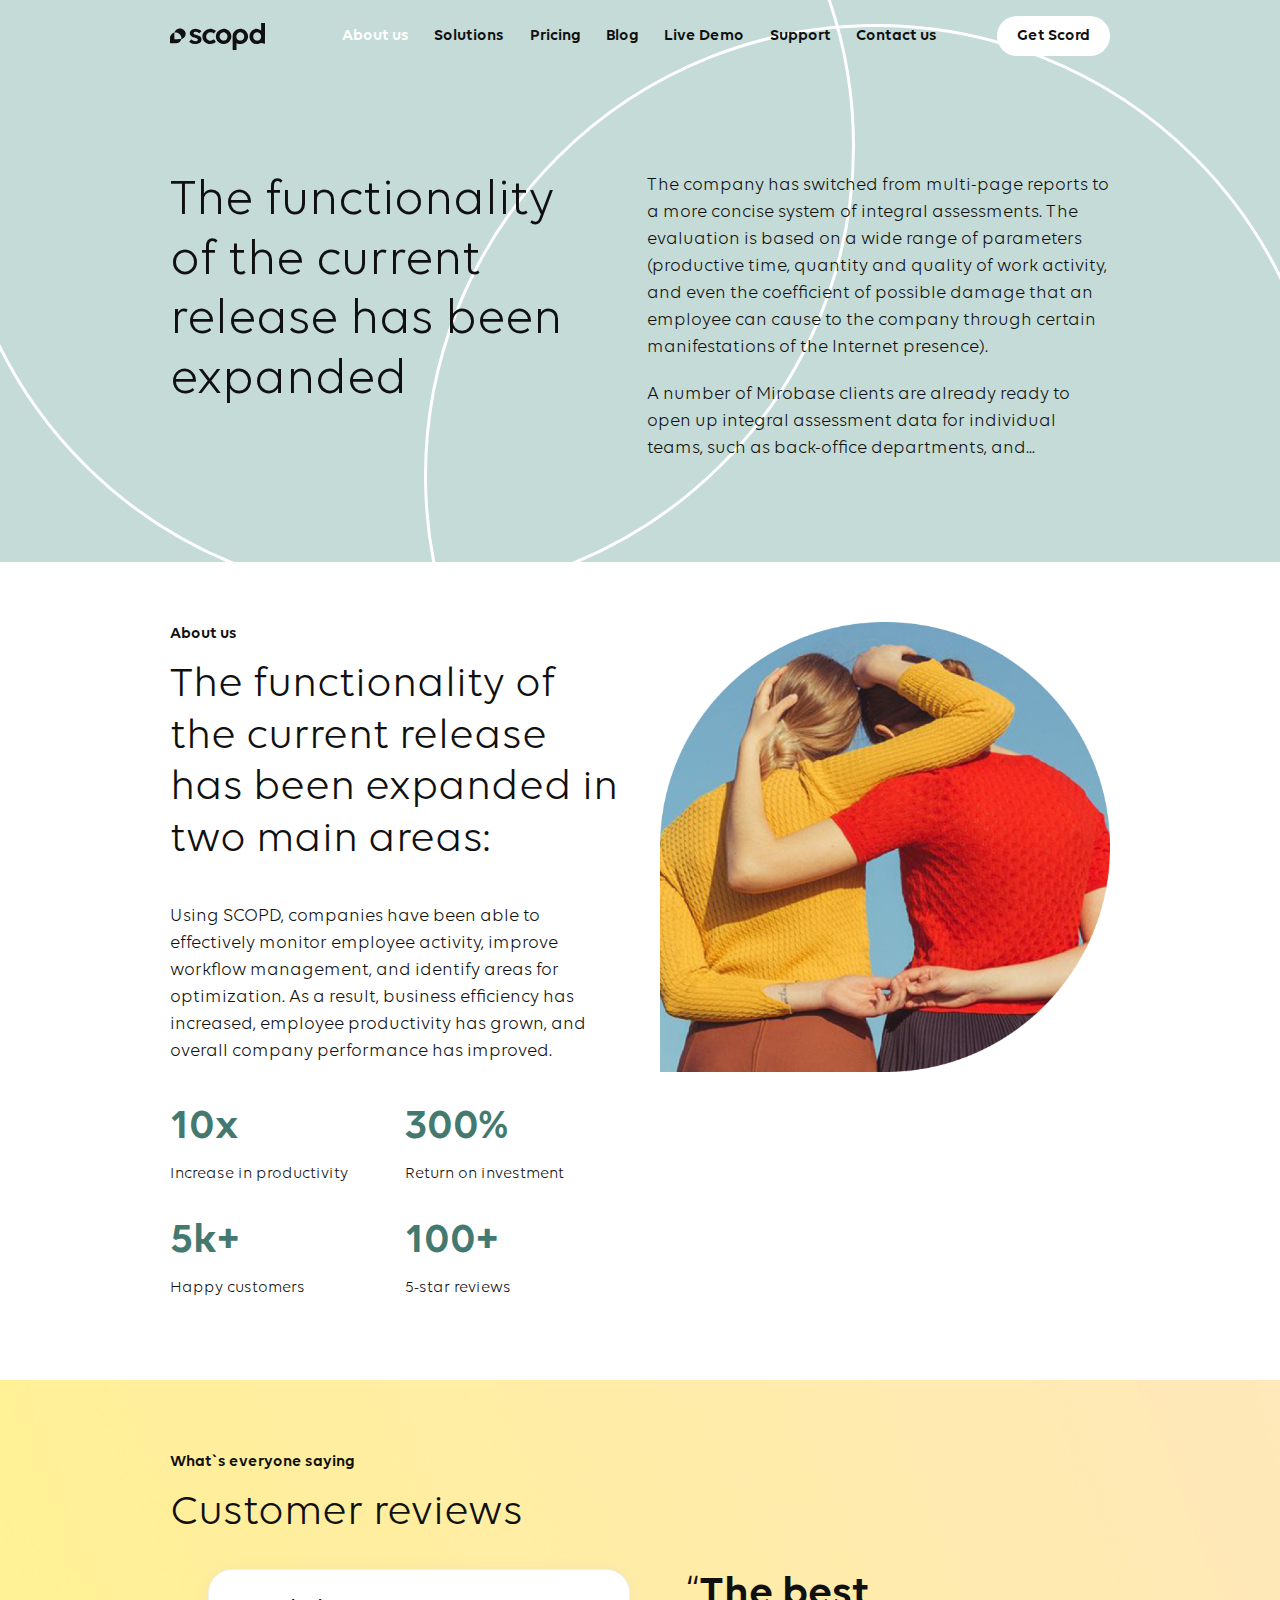
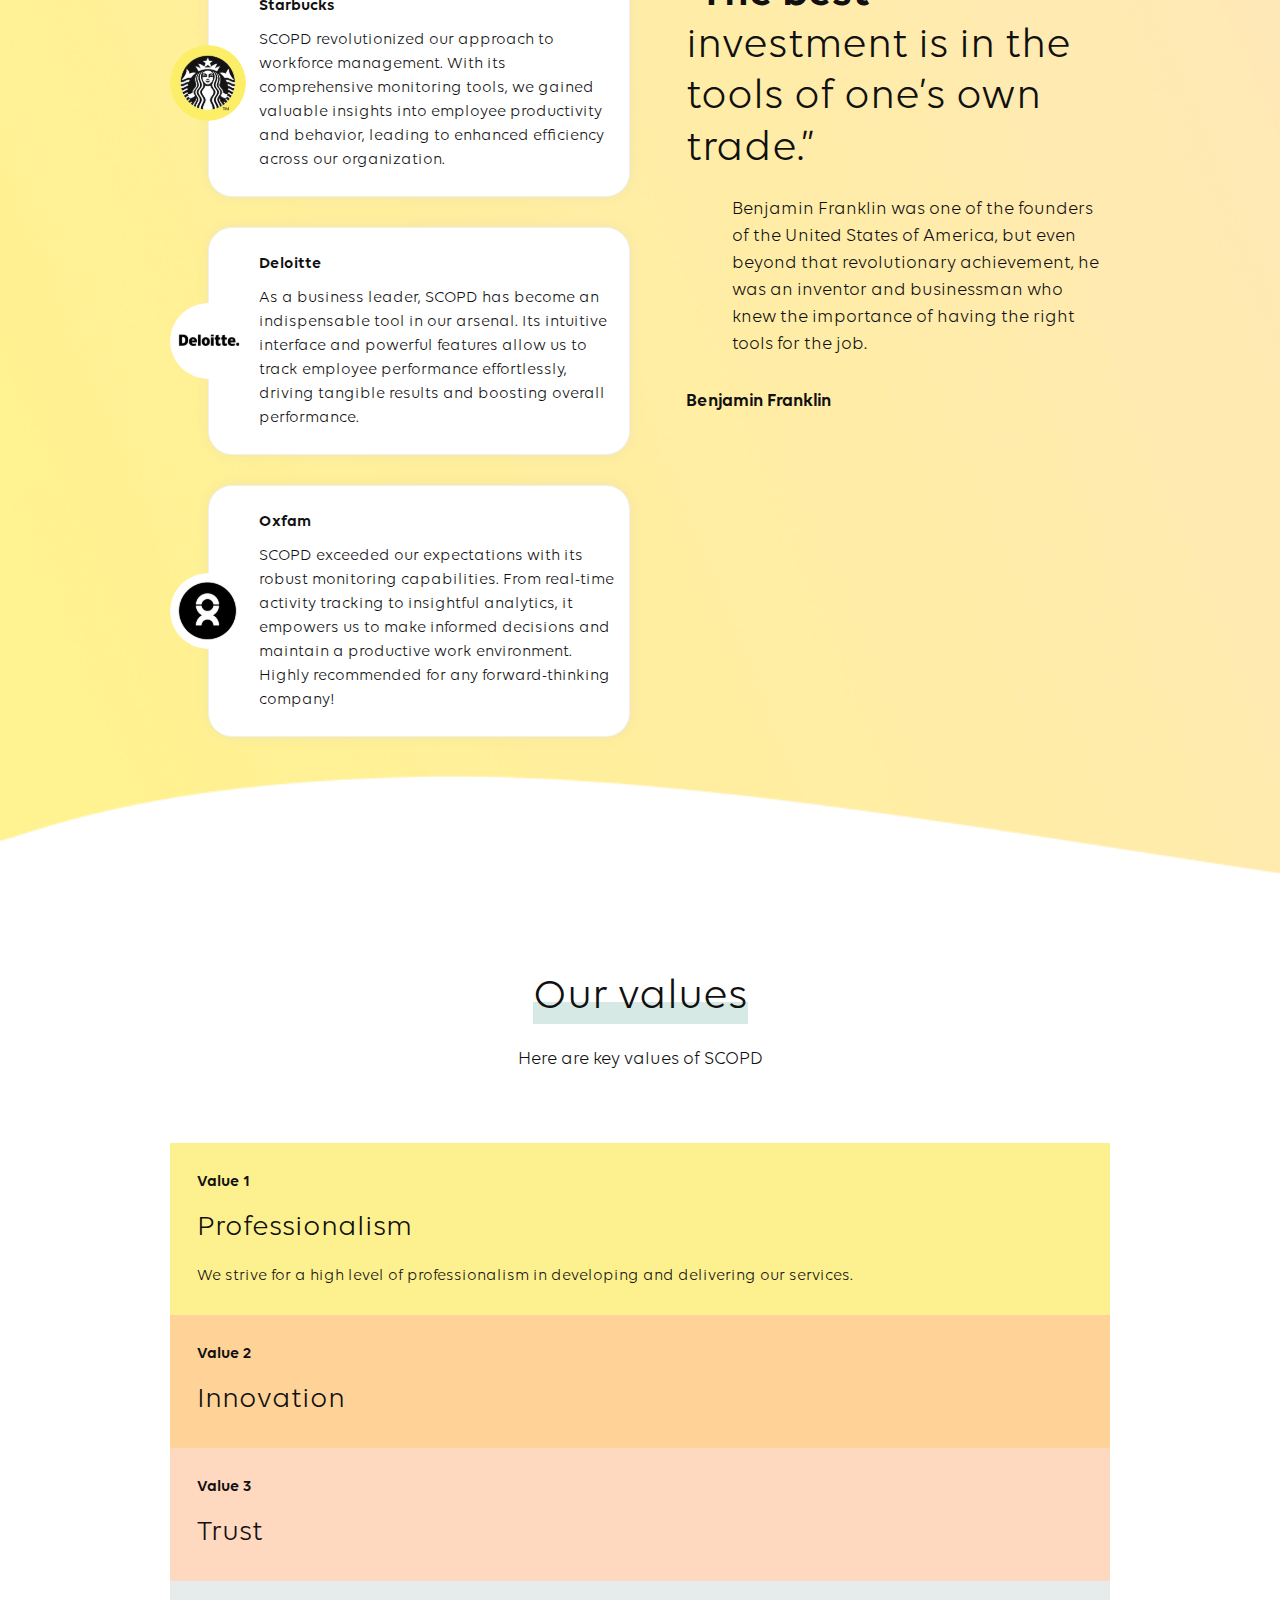
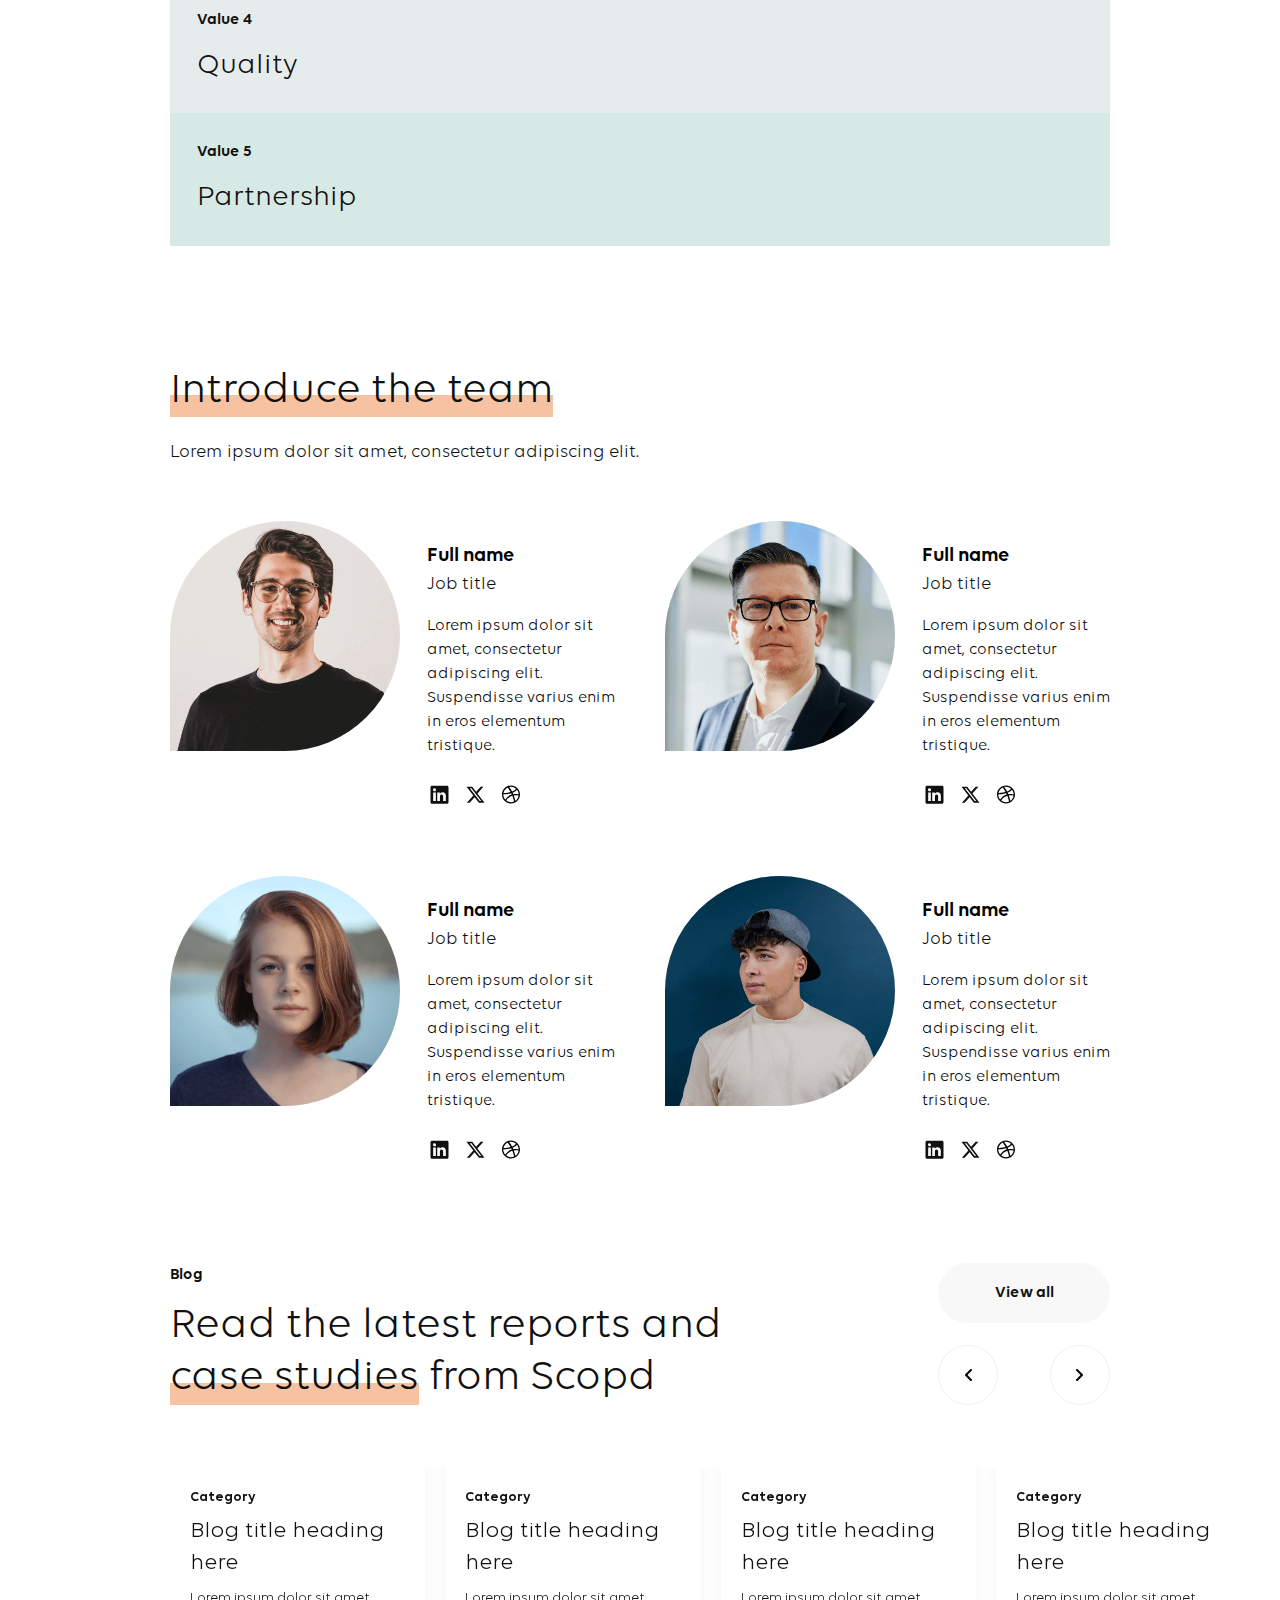
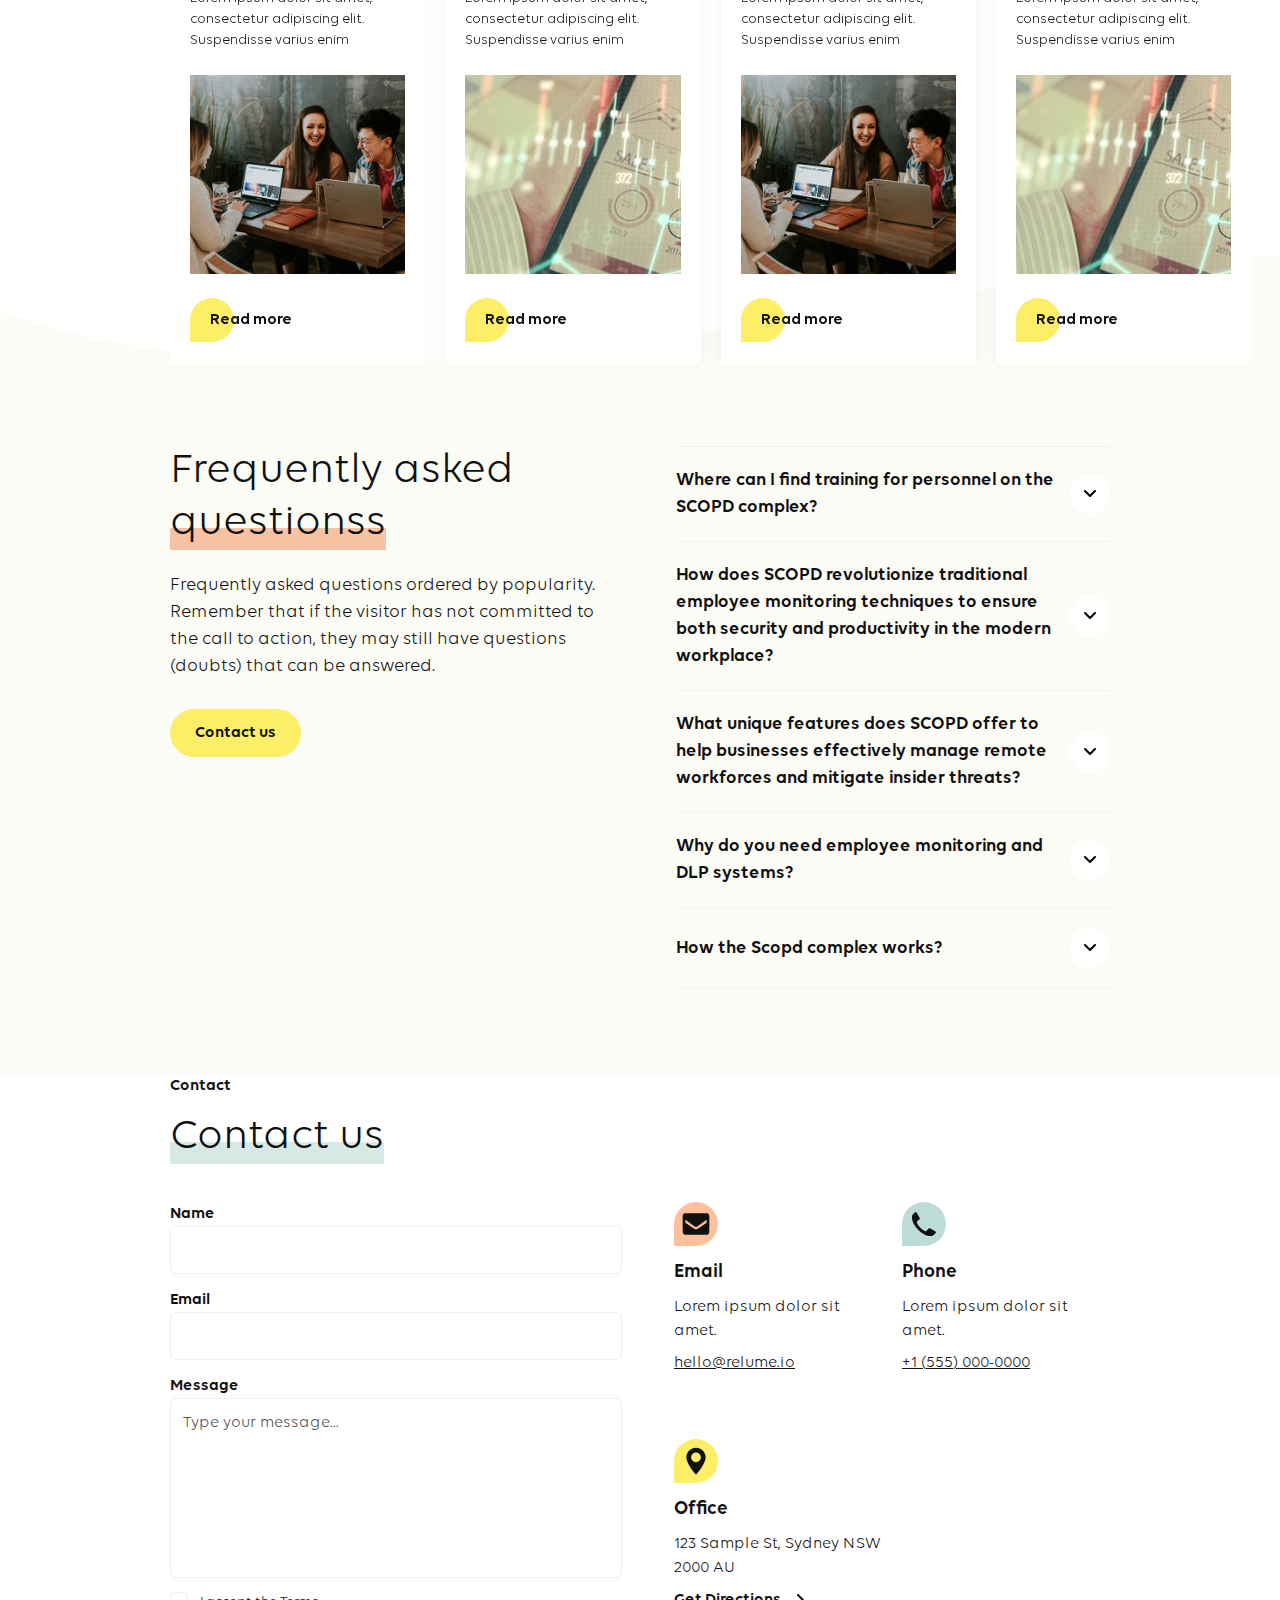
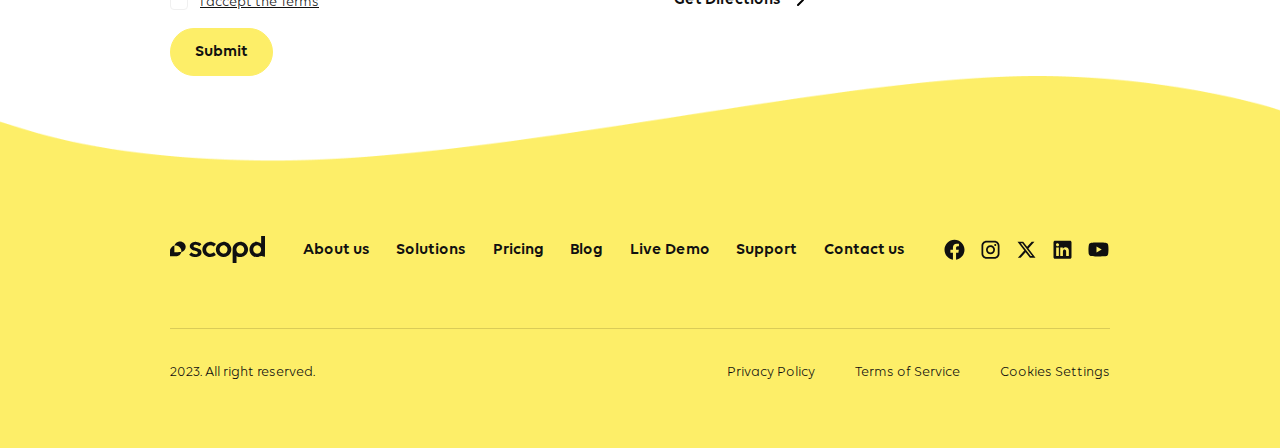
<file: about.html>
<!DOCTYPE html>
<html lang="en">
<head>
    <meta charset="UTF-8">
    <meta http-equiv="X-UA-Compatible" content="IE=edge">
    <meta name="viewport" content="width=device-width, initial-scale=1.0">
    <link rel="stylesheet" href="css/lightbox.min.css">
    <link rel="stylesheet" href="https://cdn.jsdelivr.net/npm/swiper@11/swiper-bundle.min.css" />
    <link rel="stylesheet" href="css/style.min.css">
    <title>About us</title>
</head>

<body>
    <div class="wrapper">
        <header class="header header_white">
            <div class="header__main">
                <div class="header__container container">
                    <div class="header__row">
                        <a href="index.html" class="header__logo logo">
                            <img src="img/logo.svg" alt="logo">
                        </a>
                        <nav class="header__menu menu" data-da="mobile-header__body, 0, 992">
                            <ul class="menu__list">
                                <li class="menu__item active">
                                    <a href="about.html" class="menu__link">About us</a>
                                </li>
                                <li class="menu__item">
                                    <a href="solution.html" class="menu__link">Solutions</a>
                                </li>
                                <li class="menu__item">
                                    <a href="pricing.html" class="menu__link">Pricing</a>
                                </li>
                                <li class="menu__item">
                                    <a href="blog.html" class="menu__link">Blog</a>
                                </li>
                                <li class="menu__item">
                                    <a href="" class="menu__link">Live Demo</a>
                                </li>
                                <li class="menu__item">
                                    <a href="support.html" class="menu__link">Support</a>
                                </li>
                                <li class="menu__item">
                                    <a href="contact.html" class="menu__link">Contact us</a>
                                </li>
                            </ul>
                        </nav>
                        <a href="" class="header__get-btn btn btn_small"><span>Get Scord</span></a>
                        <button class="header__burger">
                            <span></span><span></span><span></span>
                        </button>
                    </div>
                </div>
            </div>
            <div class="header__mobile mobile-header">
                <div class="mobile-header__inner">
                    <div class="mobile-header__container container">
                        <div class="mobile-header__body"></div>
                    </div>
                </div>
            </div>
        </header>
        <main class="main about">
            <section class="about__fullscreen fullscreen-about">
                <div class="fullscreen-home__content">
                    <div class="fullscreen-home__container container">
                        <div class="fullscreen-home__body">
                            <h1 class="fullscreen-home__title title-h1">
                                The functionality of the current release has been expanded
                            </h1>
                            <div class="fullscreen-home__subtitle subtitle">
                                <p>
                                    The company has switched from multi-page reports to a more concise system of
                                    integral
                                    assessments. The evaluation is based on a wide range of parameters (productive time,
                                    quantity and quality of work activity, and even the coefficient of possible damage
                                    that
                                    an employee can cause to the company through certain manifestations of the Internet
                                    presence).
                                </p>
                                <p>
                                    A number of Mirobase clients are already ready to open up integral
                                    assessment data for individual teams, such as back-office departments, and...
                                </p>
                            </div>
                        </div>
                    </div>
                </div>
            </section>
            <section class="about__about-block about-block">
                <div class="about-block__container container">
                    <div class="about-block__body">
                        <div class="about-block__row">
                            <div class="about-block__column">
                                <div class="about-block__content">
                                    <div class="tagline">About us</div>
                                    <h2 class="about-block__title title-h2">
                                        The functionality of the current release has been expanded in two main areas:
                                    </h2>
                                    <div class="about-block__subtitle subtitle">
                                        <p>
                                            Using SCOPD, companies have been able to effectively monitor employee
                                            activity, improve workflow management, and identify areas for optimization.
                                            As a result, business efficiency has increased, employee productivity has
                                            grown, and overall company performance has improved.
                                        </p>
                                    </div>
                                    <div class="about-block__achievement achievement-about-block">
                                        <div class="achievement-about-block__item">
                                            <div class="achievement-about-block__label">10x</div>
                                            <div class="achievement-about-block__text">Increase in productivity
                                            </div>
                                        </div>
                                        <div class="achievement-about-block__item">
                                            <div class="achievement-about-block__label">300%</div>
                                            <div class="achievement-about-block__text">Return on investment</div>
                                        </div>
                                        <div class="achievement-about-block__item">
                                            <div class="achievement-about-block__label">5k+</div>
                                            <div class="achievement-about-block__text">Happy customers</div>
                                        </div>
                                        <div class="achievement-about-block__item">
                                            <div class="achievement-about-block__label">100+</div>
                                            <div class="achievement-about-block__text">5-star reviews</div>
                                        </div>
                                    </div>
                                </div>
                            </div>
                            <div class="about-block__column">
                                <div class="about-block__image">
                                    <img src="img/about-block/01.png" alt="about-img">
                                </div>
                            </div>
                        </div>
                    </div>
                </div>
            </section>
            <section class="about__reviews reviews">
                <div class="reviews__container container">
                    <div class="reviews__body">
                        <div class="tagline">What`s everyone saying</div>
                        <h2 class="reviews__title title-h2">Customer reviews</h2>
                        <div class="reviews__row">
                            <div class="reviews__column reviews__column_main">
                                <div class="reviews__items">
                                    <div class="reviews__item item-reviews">
                                        <div class="item-reviews__image">
                                            <img src="img/reviews/starbucks.svg" alt="starbucks">
                                        </div>
                                        <div class="item-reviews__body">
                                            <div class="item-reviews__label tagline">Starbucks</div>
                                            <div class="item-reviews__text">
                                                SCOPD revolutionized our approach to workforce management. With its
                                                comprehensive monitoring tools, we gained valuable insights into
                                                employee productivity and behavior, leading to enhanced efficiency
                                                across our organization.
                                            </div>
                                        </div>
                                    </div>
                                    <div class="reviews__item item-reviews">
                                        <div class="item-reviews__image">
                                            <img src="img/reviews/deloitte.svg" alt="deloitte">
                                        </div>
                                        <div class="item-reviews__body">
                                            <div class="item-reviews__label tagline">Deloitte</div>
                                            <div class="item-reviews__text">
                                                As a business leader, SCOPD has become an indispensable tool in our
                                                arsenal. Its intuitive interface and powerful features allow us to track
                                                employee performance effortlessly, driving tangible results and boosting
                                                overall performance.
                                            </div>
                                        </div>
                                    </div>
                                    <div class="reviews__item item-reviews">
                                        <div class="item-reviews__image">
                                            <img src="img/reviews/oxfam.svg" alt="oxfam">
                                        </div>
                                        <div class="item-reviews__body">
                                            <div class="item-reviews__label tagline">Oxfam</div>
                                            <div class="item-reviews__text">
                                                SCOPD exceeded our expectations with its robust monitoring capabilities.
                                                From real-time activity tracking to insightful analytics, it empowers us
                                                to make informed decisions and maintain a productive work environment.
                                                Highly recommended for any forward-thinking company!
                                            </div>
                                        </div>
                                    </div>
                                </div>
                            </div>
                            <div class="reviews__column reviews__column_content">
                                <div class="reviews__content content-reviews">
                                    <div class="content-reviews__title title-h2">
                                        “<span>The best</span> investment is in the tools of one’s own trade.”
                                    </div>
                                    <div class="content-reviews__text subtitle">
                                        <p>
                                            Benjamin Franklin was one of the founders of the United States of America,
                                            but even beyond that revolutionary achievement, he was an inventor and
                                            businessman who knew the importance of having the right tools for the job.
                                        </p>
                                    </div>
                                    <div class="content-reviews__author">Benjamin Franklin</div>
                                </div>
                            </div>
                        </div>
                    </div>
                </div>
            </section>
            <section class="about__values values">
                <div class="values__container container">
                    <div class="values__body">
                        <div class="values__top">
                            <h2 class="values__title title-h2 underline underline_green">Our values</h2>
                            <div class="values__subtitle subtitle">Here are key values of SCOPD</div>
                        </div>
                        <div class="values__items">
                            <div class="values__item values__item_yellow item-values active">
                                <div class="tagline">Value 1</div>
                                <h4 class="item-values__title title-h4">Professionalism</h4>
                                <div class="item-values__text">
                                    <p>
                                        We strive for a high level of professionalism in developing and delivering
                                        our
                                        services.
                                    </p>
                                </div>
                            </div>
                            <div class="values__item values__item_orange item-values">
                                <div class="tagline">Value 2</div>
                                <h4 class="item-values__title title-h4">Innovation</h4>
                                <div class="item-values__text">
                                    <p>
                                        We constantly seek new ideas and technologies to provide our clients with
                                        cutting-edge solutions.
                                    </p>
                                </div>
                            </div>
                            <div class="values__item values__item_red item-values">
                                <div class="tagline">Value 3</div>
                                <h4 class="item-values__title title-h4">Trust</h4>
                                <div class="item-values__text">
                                    <p>
                                        We value the trust of our clients and do everything possible to earn their trust
                                        and respect.
                                    </p>
                                </div>
                            </div>
                            <div class="values__item values__item_grey item-values">
                                <div class="tagline">Value 4</div>
                                <h4 class="item-values__title title-h4">Quality</h4>
                                <div class="item-values__text">
                                    <p>
                                        We aim for high quality in everything we do to ensure complete satisfaction of
                                        our clients.
                                    </p>
                                </div>
                            </div>
                            <div class="values__item values__item_green item-values">
                                <div class="tagline">Value 5</div>
                                <h4 class="item-values__title title-h4">Partnership</h4>
                                <div class="item-values__text">
                                    <p>
                                        We value our clients as partners and aim for long-term mutually beneficial
                                        relationships.
                                    </p>
                                </div>
                            </div>
                        </div>
                    </div>
                </div>
            </section>
            <section class="about__team team">
                <div class="team__container container">
                    <div class="team__body">
                        <h2 class="team__title title-h2 underline underline_orange">
                            Introduce the team
                        </h2>
                        <div class="team__subtitle subtitle">
                            <p>
                                Lorem ipsum dolor sit amet, consectetur adipiscing elit.
                            </p>
                        </div>
                        <div class="team__row">
                            <div class="team__column">
                                <div class="team__item item-team">
                                    <div class="item-team__image">
                                        <img src="img/team/01.jpg" alt="team-img">
                                    </div>
                                    <div class="item-team__content">
                                        <h6 class="item-team__title title-h6">Full name</h6>
                                        <div class="item-team__job subtitle">Job title</div>
                                        <div class="item-team__text">
                                            <p>
                                                Lorem ipsum dolor sit amet, consectetur adipiscing elit. Suspendisse
                                                varius enim in eros elementum tristique.
                                            </p>
                                        </div>
                                        <div class="item-team__socials socials-item-team">
                                            <div class="socials-item-team__item">
                                                <a href="" class="socials-item-team__link">
                                                    <img src="img/icons/socials/linkedin.svg" alt="linkedin">
                                                </a>
                                            </div>
                                            <div class="socials-item-team__item">
                                                <a href="" class="socials-item-team__link">
                                                    <img src="img/icons/socials/x.svg" alt="x">
                                                </a>
                                            </div>
                                            <div class="socials-item-team__item">
                                                <a href="" class="socials-item-team__link">
                                                    <img src="img/icons/socials/dribble.svg" alt="dribble">
                                                </a>
                                            </div>
                                        </div>
                                    </div>
                                </div>
                            </div>
                            <div class="team__column">
                                <div class="team__item item-team">
                                    <div class="item-team__image">
                                        <img src="img/team/02.jpg" alt="team-img">
                                    </div>
                                    <div class="item-team__content">
                                        <h6 class="item-team__title title-h6">Full name</h6>
                                        <div class="item-team__job subtitle">Job title</div>
                                        <div class="item-team__text">
                                            <p>
                                                Lorem ipsum dolor sit amet, consectetur adipiscing elit. Suspendisse
                                                varius enim in eros elementum tristique.
                                            </p>
                                        </div>
                                        <div class="item-team__socials socials-item-team">
                                            <div class="socials-item-team__item">
                                                <a href="" class="socials-item-team__link">
                                                    <img src="img/icons/socials/linkedin.svg" alt="linkedin">
                                                </a>
                                            </div>
                                            <div class="socials-item-team__item">
                                                <a href="" class="socials-item-team__link">
                                                    <img src="img/icons/socials/x.svg" alt="x">
                                                </a>
                                            </div>
                                            <div class="socials-item-team__item">
                                                <a href="" class="socials-item-team__link">
                                                    <img src="img/icons/socials/dribble.svg" alt="dribble">
                                                </a>
                                            </div>
                                        </div>
                                    </div>
                                </div>
                            </div>
                            <div class="team__column">
                                <div class="team__item item-team">
                                    <div class="item-team__image">
                                        <img src="img/team/03.jpg" alt="team-img">
                                    </div>
                                    <div class="item-team__content">
                                        <h6 class="item-team__title title-h6">Full name</h6>
                                        <div class="item-team__job subtitle">Job title</div>
                                        <div class="item-team__text">
                                            <p>
                                                Lorem ipsum dolor sit amet, consectetur adipiscing elit. Suspendisse
                                                varius enim in eros elementum tristique.
                                            </p>
                                        </div>
                                        <div class="item-team__socials socials-item-team">
                                            <div class="socials-item-team__item">
                                                <a href="" class="socials-item-team__link">
                                                    <img src="img/icons/socials/linkedin.svg" alt="linkedin">
                                                </a>
                                            </div>
                                            <div class="socials-item-team__item">
                                                <a href="" class="socials-item-team__link">
                                                    <img src="img/icons/socials/x.svg" alt="x">
                                                </a>
                                            </div>
                                            <div class="socials-item-team__item">
                                                <a href="" class="socials-item-team__link">
                                                    <img src="img/icons/socials/dribble.svg" alt="dribble">
                                                </a>
                                            </div>
                                        </div>
                                    </div>
                                </div>
                            </div>
                            <div class="team__column">
                                <div class="team__item item-team">
                                    <div class="item-team__image">
                                        <img src="img/team/04.jpg" alt="team-img">
                                    </div>
                                    <div class="item-team__content">
                                        <h6 class="item-team__title title-h6">Full name</h6>
                                        <div class="item-team__job subtitle">Job title</div>
                                        <div class="item-team__text">
                                            <p>
                                                Lorem ipsum dolor sit amet, consectetur adipiscing elit. Suspendisse
                                                varius enim in eros elementum tristique.
                                            </p>
                                        </div>
                                        <div class="item-team__socials socials-item-team">
                                            <div class="socials-item-team__item">
                                                <a href="" class="socials-item-team__link">
                                                    <img src="img/icons/socials/linkedin.svg" alt="linkedin">
                                                </a>
                                            </div>
                                            <div class="socials-item-team__item">
                                                <a href="" class="socials-item-team__link">
                                                    <img src="img/icons/socials/x.svg" alt="x">
                                                </a>
                                            </div>
                                            <div class="socials-item-team__item">
                                                <a href="" class="socials-item-team__link">
                                                    <img src="img/icons/socials/dribble.svg" alt="dribble">
                                                </a>
                                            </div>
                                        </div>
                                    </div>
                                </div>
                            </div>
                        </div>
                    </div>
                </div>
            </section>
            <section class="about__blog-block blog-block">
                <div class="blog-block__top top-blog-block">
                    <div class="top-blog-block__container container">
                        <div class="top-blog-block__row">
                            <div class="top-blog-block__content">
                                <div class="tagline">Blog</div>
                                <h2 class="top-blog-block__title title-h2">
                                    Read the latest reports and
                                    <span class="underline underline_orange">case studies</span> from Scopd
                                </h2>
                            </div>
                            <div class="top-blog-block__navigation navigation-blog-block">
                                <a href="" class="navigation-blog-block__btn-all btn">View all</a>
                                <div class="navigation-blog-block__btns">
                                    <a href=""
                                        class="navigation-blog-block__btn navigation-blog-block__btn_prev navigation-btn navigation-btn_prev"></a>
                                    <a href=""
                                        class="navigation-blog-block__btn navigation-blog-block__btn_next navigation-btn navigation-btn_next"></a>
                                </div>
                            </div>
                        </div>
                    </div>
                </div>
                <div class="blog-block__slider slider-blog-block">
                    <div class="slider-blog-block__container container">
                        <div class="slider-blog-block__swiper swiper">
                            <div class="slider-blog-block__wrapper swiper-wrapper">
                                <div class="slider-blog-block__slide swiper-slide">
                                    <div class="slider-blog-block__item item-blog">
                                        <div class="item-blog__content">
                                            <div class="item-blog__top">
                                                <div class="item-blog__category">Category</div>
                                                <a href="" class="item-blog__title-link">
                                                    <h5 class="item-blog__title title-h5">
                                                        Blog title heading here
                                                    </h5>
                                                </a>
                                                <div class="item-blog__text">
                                                    Lorem ipsum dolor sit amet, consectetur adipiscing elit. Suspendisse
                                                    varius enim
                                                </div>
                                            </div>
                                            <div class="item-blog__image">
                                                <a href="">
                                                    <img src="img/blog/01.png" alt="blog-img">
                                                </a>
                                            </div>
                                            <a href="" class="item-blog__btn-more btn-more">
                                                <span>Read more</span>
                                            </a>
                                        </div>
                                    </div>
                                </div>
                                <div class="slider-blog-block__slide swiper-slide">
                                    <div class="slider-blog-block__item item-blog">
                                        <div class="item-blog__content">
                                            <div class="item-blog__top">
                                                <div class="item-blog__category">Category</div>
                                                <a href="" class="item-blog__title-link">
                                                    <h5 class="item-blog__title title-h5">
                                                        Blog title heading here
                                                    </h5>
                                                </a>
                                                <div class="item-blog__text">
                                                    Lorem ipsum dolor sit amet, consectetur adipiscing elit. Suspendisse
                                                    varius enim
                                                </div>
                                            </div>
                                            <div class="item-blog__image">
                                                <a href="">
                                                    <img src="img/blog/02.png" alt="blog-img">
                                                </a>
                                            </div>
                                            <a href="" class="item-blog__btn-more btn-more">
                                                <span>Read more</span>
                                            </a>
                                        </div>
                                    </div>
                                </div>
                                <div class="slider-blog-block__slide swiper-slide">
                                    <div class="slider-blog-block__item item-blog">
                                        <div class="item-blog__content">
                                            <div class="item-blog__top">
                                                <div class="item-blog__category">Category</div>
                                                <a href="" class="item-blog__title-link">
                                                    <h5 class="item-blog__title title-h5">
                                                        Blog title heading here
                                                    </h5>
                                                </a>
                                                <div class="item-blog__text">
                                                    Lorem ipsum dolor sit amet, consectetur adipiscing elit. Suspendisse
                                                    varius enim
                                                </div>
                                            </div>
                                            <div class="item-blog__image">
                                                <a href="">
                                                    <img src="img/blog/01.png" alt="blog-img">
                                                </a>
                                            </div>
                                            <a href="" class="item-blog__btn-more btn-more">
                                                <span>Read more</span>
                                            </a>
                                        </div>
                                    </div>
                                </div>
                                <div class="slider-blog-block__slide swiper-slide">
                                    <div class="slider-blog-block__item item-blog">
                                        <div class="item-blog__content">
                                            <div class="item-blog__top">
                                                <div class="item-blog__category">Category</div>
                                                <a href="" class="item-blog__title-link">
                                                    <h5 class="item-blog__title title-h5">
                                                        Blog title heading here
                                                    </h5>
                                                </a>
                                                <div class="item-blog__text">
                                                    Lorem ipsum dolor sit amet, consectetur adipiscing elit. Suspendisse
                                                    varius enim
                                                </div>
                                            </div>
                                            <div class="item-blog__image">
                                                <a href="">
                                                    <img src="img/blog/02.png" alt="blog-img">
                                                </a>
                                            </div>
                                            <a href="" class="item-blog__btn-more btn-more">
                                                <span>Read more</span>
                                            </a>
                                        </div>
                                    </div>
                                </div>
                                <div class="slider-blog-block__slide swiper-slide">
                                    <div class="slider-blog-block__item item-blog">
                                        <div class="item-blog__content">
                                            <div class="item-blog__top">
                                                <div class="item-blog__category">Category</div>
                                                <a href="" class="item-blog__title-link">
                                                    <h5 class="item-blog__title title-h5">
                                                        Blog title heading here
                                                    </h5>
                                                </a>
                                                <div class="item-blog__text">
                                                    Lorem ipsum dolor sit amet, consectetur adipiscing elit. Suspendisse
                                                    varius enim
                                                </div>
                                            </div>
                                            <div class="item-blog__image">
                                                <a href="">
                                                    <img src="img/blog/01.png" alt="blog-img">
                                                </a>
                                            </div>
                                            <a href="" class="item-blog__btn-more btn-more">
                                                <span>Read more</span>
                                            </a>
                                        </div>
                                    </div>
                                </div>
                                <div class="slider-blog-block__slide swiper-slide">
                                    <div class="slider-blog-block__item item-blog">
                                        <div class="item-blog__content">
                                            <div class="item-blog__top">
                                                <div class="item-blog__category">Category</div>
                                                <a href="" class="item-blog__title-link">
                                                    <h5 class="item-blog__title title-h5">
                                                        Blog title heading here
                                                    </h5>
                                                </a>
                                                <div class="item-blog__text">
                                                    Lorem ipsum dolor sit amet, consectetur adipiscing elit. Suspendisse
                                                    varius enim
                                                </div>
                                            </div>
                                            <div class="item-blog__image">
                                                <a href="">
                                                    <img src="img/blog/02.png" alt="blog-img">
                                                </a>
                                            </div>
                                            <a href="" class="item-blog__btn-more btn-more">
                                                <span>Read more</span>
                                            </a>
                                        </div>
                                    </div>
                                </div>
                            </div>
                        </div>
                    </div>
                </div>
            </section>
            <section class="about__question question">
                <div class="question__container container">
                    <div class="question__row">
                        <div class="question__content">
                            <h2 class="question__title title-h2">
                                Frequently asked <span class="underline underline_orange">questionss</span>
                            </h2>
                            <div class="question__subtitle subtitle">
                                <p>
                                    Frequently asked questions ordered by popularity. Remember that if the visitor has
                                    not committed to the call to action, they may still have questions (doubts) that can
                                    be answered.
                                </p>
                            </div>
                            <a href="" class="question__btn btn btn_small btn_yellow">Contact us</a>
                        </div>
                        <div class="question__items">
                            <div class="question__item item-question">
                                <div class="item-question__top top-item-question">
                                    <div class="top-item-question__title">
                                        Where can I find training for personnel on the SCOPD complex?
                                    </div>
                                    <button class="top-item-question__btn"></button>
                                </div>
                                <div class="item-question__body">
                                    <div class="item-question__text">
                                        <p>
                                            Lorem ipsum dolor sit amet, consectetur adipiscing elit. Cras hendrerit orci
                                            eget elit porta maximus. Morbi sed lobortis turpis. Nullam dictum ante vitae
                                            est sodales, vitae commodo enim venenatis. Nam non dignissim dui, euismod
                                            interdum justo. Ut eget magna id ligula suscipit eleifend id non nunc.
                                            Phasellus vestibulum nisi a pharetra laoreet. Vestibulum convallis fermentum
                                            metus. Etiam euismod commodo justo, in efficitur orci tempor elementum.
                                            Curabitur varius purus ut metus aliquam, at vestibulum ligula molestie.
                                            Vestibulum ac mi euismod, aliquet augue ut, hendrerit erat.
                                        </p>
                                    </div>
                                </div>
                            </div>
                            <div class="question__item item-question">
                                <div class="item-question__top top-item-question">
                                    <div class="top-item-question__title">
                                        How does SCOPD revolutionize traditional employee monitoring techniques to
                                        ensure both security and productivity in the modern workplace?
                                    </div>
                                    <button class="top-item-question__btn"></button>
                                </div>
                                <div class="item-question__body">
                                    <div class="item-question__text">
                                        <p>
                                            Lorem ipsum dolor sit amet, consectetur adipiscing elit. Cras hendrerit orci
                                            eget elit porta maximus. Morbi sed lobortis turpis. Nullam dictum ante vitae
                                            est sodales, vitae commodo enim venenatis. Nam non dignissim dui, euismod
                                            interdum justo. Ut eget magna id ligula suscipit eleifend id non nunc.
                                            Phasellus vestibulum nisi a pharetra laoreet. Vestibulum convallis fermentum
                                            metus. Etiam euismod commodo justo, in efficitur orci tempor elementum.
                                            Curabitur varius purus ut metus aliquam, at vestibulum ligula molestie.
                                            Vestibulum ac mi euismod, aliquet augue ut, hendrerit erat.
                                        </p>
                                    </div>
                                </div>
                            </div>
                            <div class="question__item item-question">
                                <div class="item-question__top top-item-question">
                                    <div class="top-item-question__title">
                                        What unique features does SCOPD offer to help businesses effectively manage
                                        remote workforces and mitigate insider threats?
                                    </div>
                                    <button class="top-item-question__btn"></button>
                                </div>
                                <div class="item-question__body">
                                    <div class="item-question__text">
                                        <p>
                                            Lorem ipsum dolor sit amet, consectetur adipiscing elit. Cras hendrerit orci
                                            eget elit porta maximus. Morbi sed lobortis turpis. Nullam dictum ante vitae
                                            est sodales, vitae commodo enim venenatis. Nam non dignissim dui, euismod
                                            interdum justo. Ut eget magna id ligula suscipit eleifend id non nunc.
                                            Phasellus vestibulum nisi a pharetra laoreet. Vestibulum convallis fermentum
                                            metus. Etiam euismod commodo justo, in efficitur orci tempor elementum.
                                            Curabitur varius purus ut metus aliquam, at vestibulum ligula molestie.
                                            Vestibulum ac mi euismod, aliquet augue ut, hendrerit erat.
                                        </p>
                                    </div>
                                </div>
                            </div>
                            <div class="question__item item-question">
                                <div class="item-question__top top-item-question">
                                    <div class="top-item-question__title">
                                        Why do you need employee monitoring and DLP systems?
                                    </div>
                                    <button class="top-item-question__btn"></button>
                                </div>
                                <div class="item-question__body">
                                    <div class="item-question__text">
                                        <p>
                                            Lorem ipsum dolor sit amet, consectetur adipiscing elit. Cras hendrerit orci
                                            eget elit porta maximus. Morbi sed lobortis turpis. Nullam dictum ante vitae
                                            est sodales, vitae commodo enim venenatis. Nam non dignissim dui, euismod
                                            interdum justo. Ut eget magna id ligula suscipit eleifend id non nunc.
                                            Phasellus vestibulum nisi a pharetra laoreet. Vestibulum convallis fermentum
                                            metus. Etiam euismod commodo justo, in efficitur orci tempor elementum.
                                            Curabitur varius purus ut metus aliquam, at vestibulum ligula molestie.
                                            Vestibulum ac mi euismod, aliquet augue ut, hendrerit erat.
                                        </p>
                                    </div>
                                </div>
                            </div>
                            <div class="question__item item-question">
                                <div class="item-question__top top-item-question">
                                    <div class="top-item-question__title">
                                        How the Scopd complex works?
                                    </div>
                                    <button class="top-item-question__btn"></button>
                                </div>
                                <div class="item-question__body">
                                    <div class="item-question__text">
                                        <p>
                                            Lorem ipsum dolor sit amet, consectetur adipiscing elit. Cras hendrerit orci
                                            eget elit porta maximus. Morbi sed lobortis turpis. Nullam dictum ante vitae
                                            est sodales, vitae commodo enim venenatis. Nam non dignissim dui, euismod
                                            interdum justo. Ut eget magna id ligula suscipit eleifend id non nunc.
                                            Phasellus vestibulum nisi a pharetra laoreet. Vestibulum convallis fermentum
                                            metus. Etiam euismod commodo justo, in efficitur orci tempor elementum.
                                            Curabitur varius purus ut metus aliquam, at vestibulum ligula molestie.
                                            Vestibulum ac mi euismod, aliquet augue ut, hendrerit erat.
                                        </p>
                                    </div>
                                </div>
                            </div>
                        </div>
                    </div>
                </div>
            </section>
            <section class="about__contact contact">
                <div class="contact__container container">
                    <div class="contact__body">
                        <div class="tagline">Contact</div>
                        <h2 class="contact__title title-h2 underline underline_green">Contact us</h2>
                        <div class="contact__row">
                            <form action="#" class="contact__form form-contact">
                                <div class="form-contact__item">
                                    <label for="contactFormName" class="form-contact__label">Name</label>
                                    <input id="contactFormName" type="text" name='form[]' class="form-contact__input">
                                </div>
                                <div class="form-contact__item">
                                    <label for="contactFormEmail" class="form-contact__label">Email</label>
                                    <input id="contactFormEmail" type="email" name='form[]' class="form-contact__input">
                                </div>
                                <div class="form-contact__item">
                                    <label for="contactFormMessage" class="form-contact__label">Message</label>
                                    <textarea placeholder="Type your message..." name="form[]" id="contactFormMessage"
                                        class="form-contact__textarea"></textarea>
                                </div>
                                <div class="form-contact__item">
                                    <div class="checkbox">
                                        <input id="contactFormAccept" type='checkbox' name='form[]'
                                            class='checkbox__input'>
                                        <label for="contactFormAccept" class="checkbox__label">
                                            <a href="" target="_blank"><span>I accept the Terms</span></I></a>
                                        </label>
                                    </div>
                                </div>
                                <button type='submit' class='form-contact__btn btn btn_small btn_yellow'>Submit</button>
                            </form>
                            <div class="contact__items">
                                <div class="contact__column">
                                    <div class="contact__item contact__item_email item-contact">
                                        <div class="item-contact__icon">
                                            <img src="img/icons/email.svg" alt="email">
                                        </div>
                                        <div class="item-contact__title">Email</div>
                                        <div class="item-contact__content">
                                            <div class="item-contact__text">Lorem ipsum dolor sit amet.</div>
                                            <a href="mailto:hello@relume.io"
                                                class="item-contact__link">hello@relume.io</a>
                                        </div>
                                    </div>
                                </div>
                                <div class="contact__column">
                                    <div class="contact__item contact__item_phone item-contact">
                                        <div class="item-contact__icon">
                                            <img src="img/icons/phone.svg" alt="phone">
                                        </div>
                                        <div class="item-contact__title">Phone</div>
                                        <div class="item-contact__content">
                                            <div class="item-contact__text">Lorem ipsum dolor sit amet.</div>
                                            <a href="tel:+15550000000" class="item-contact__link">+1 (555) 000-0000</a>
                                        </div>
                                    </div>
                                </div>
                                <div class="contact__column">
                                    <div class="contact__item contact__item_office item-contact">
                                        <div class="item-contact__icon">
                                            <img src="img/icons/office.svg" alt="office">
                                        </div>
                                        <div class="item-contact__title">Office</div>
                                        <div class="item-contact__content">
                                            <div class="item-contact__text">123 Sample St, Sydney NSW<br> 2000 AU</div>
                                            <a href="" class="item-contact__btn">Get Directions</a>
                                        </div>
                                    </div>
                                </div>
                            </div>
                        </div>
                    </div>
                </div>
            </section>
        </main>
        <footer class="footer">
    <div class="footer__container container">
        <div class="footer__row">
            <a href="index.html" class="footer__logo logo">
                <img src="img/logo.svg" alt="logo">
            </a>
            <nav class="footer__menu menu">
                <ul class="menu__list">
                    <li class="menu__item">
                        <a href="about.html" class="menu__link">About us</a>
                    </li>
                    <li class="menu__item">
                        <a href="solution.html" class="menu__link">Solutions</a>
                    </li>
                    <li class="menu__item">
                        <a href="pricing.html" class="menu__link">Pricing</a>
                    </li>
                    <li class="menu__item">
                        <a href="blog.html" class="menu__link">Blog</a>
                    </li>
                    <li class="menu__item">
                        <a href="" class="menu__link">Live Demo</a>
                    </li>
                    <li class="menu__item">
                        <a href="support.html" class="menu__link">Support</a>
                    </li>
                    <li class="menu__item">
                        <a href="contact.html" class="menu__link">Contact us</a>
                    </li>
                </ul>
            </nav>
            <div class="footer__socials socials">
                <ul class="socials__items">
                    <li class="socials__item">
                        <a href="" class="socials__link">
                            <img src="img/icons/socials/facebook.svg" alt="facebook">
                        </a>
                    </li>
                    <li class="socials__item">
                        <a href="" class="socials__link">
                            <img src="img/icons/socials/instagram.svg" alt="instagram">
                        </a>
                    </li>
                    <li class="socials__item">
                        <a href="" class="socials__link">
                            <img src="img/icons/socials/x.svg" alt="x">
                        </a>
                    </li>
                    <li class="socials__item">
                        <a href="" class="socials__link">
                            <img src="img/icons/socials/linkedin.svg" alt="linkedin">
                        </a>
                    </li>
                    <li class="socials__item">
                        <a href="" class="socials__link">
                            <img src="img/icons/socials/youtube.svg" alt="youtube">
                        </a>
                    </li>
                </ul>
            </div>
        </div>
        <div class="footer__copyright copyright">
            <div class="copyright__text">2023. All right reserved.</div>
            <div class="copyright__links links-copyright">
                <ul class="links-copyright__items">
                    <li class="links-copyright__item">
                        <a href="" class="links-copyright__link">Privacy Policy</a>
                    </li>
                    <li class="links-copyright__item">
                        <a href="" class="links-copyright__link">Terms of Service</a>
                    </li>
                    <li class="links-copyright__item">
                        <a href="" class="links-copyright__link">Cookies Settings</a>
                    </li>
                </ul>
            </div>
        </div>
    </div>
</footer>
    </div>
    <script src="https://code.jquery.com/jquery-3.7.1.min.js"></script>
    <script src="js/lightbox.js"></script>
    <script src="https://cdn.jsdelivr.net/npm/swiper@11/swiper-bundle.min.js"></script>
    <script src="js/app.min.js"></script>
</body>

</html>
</file>
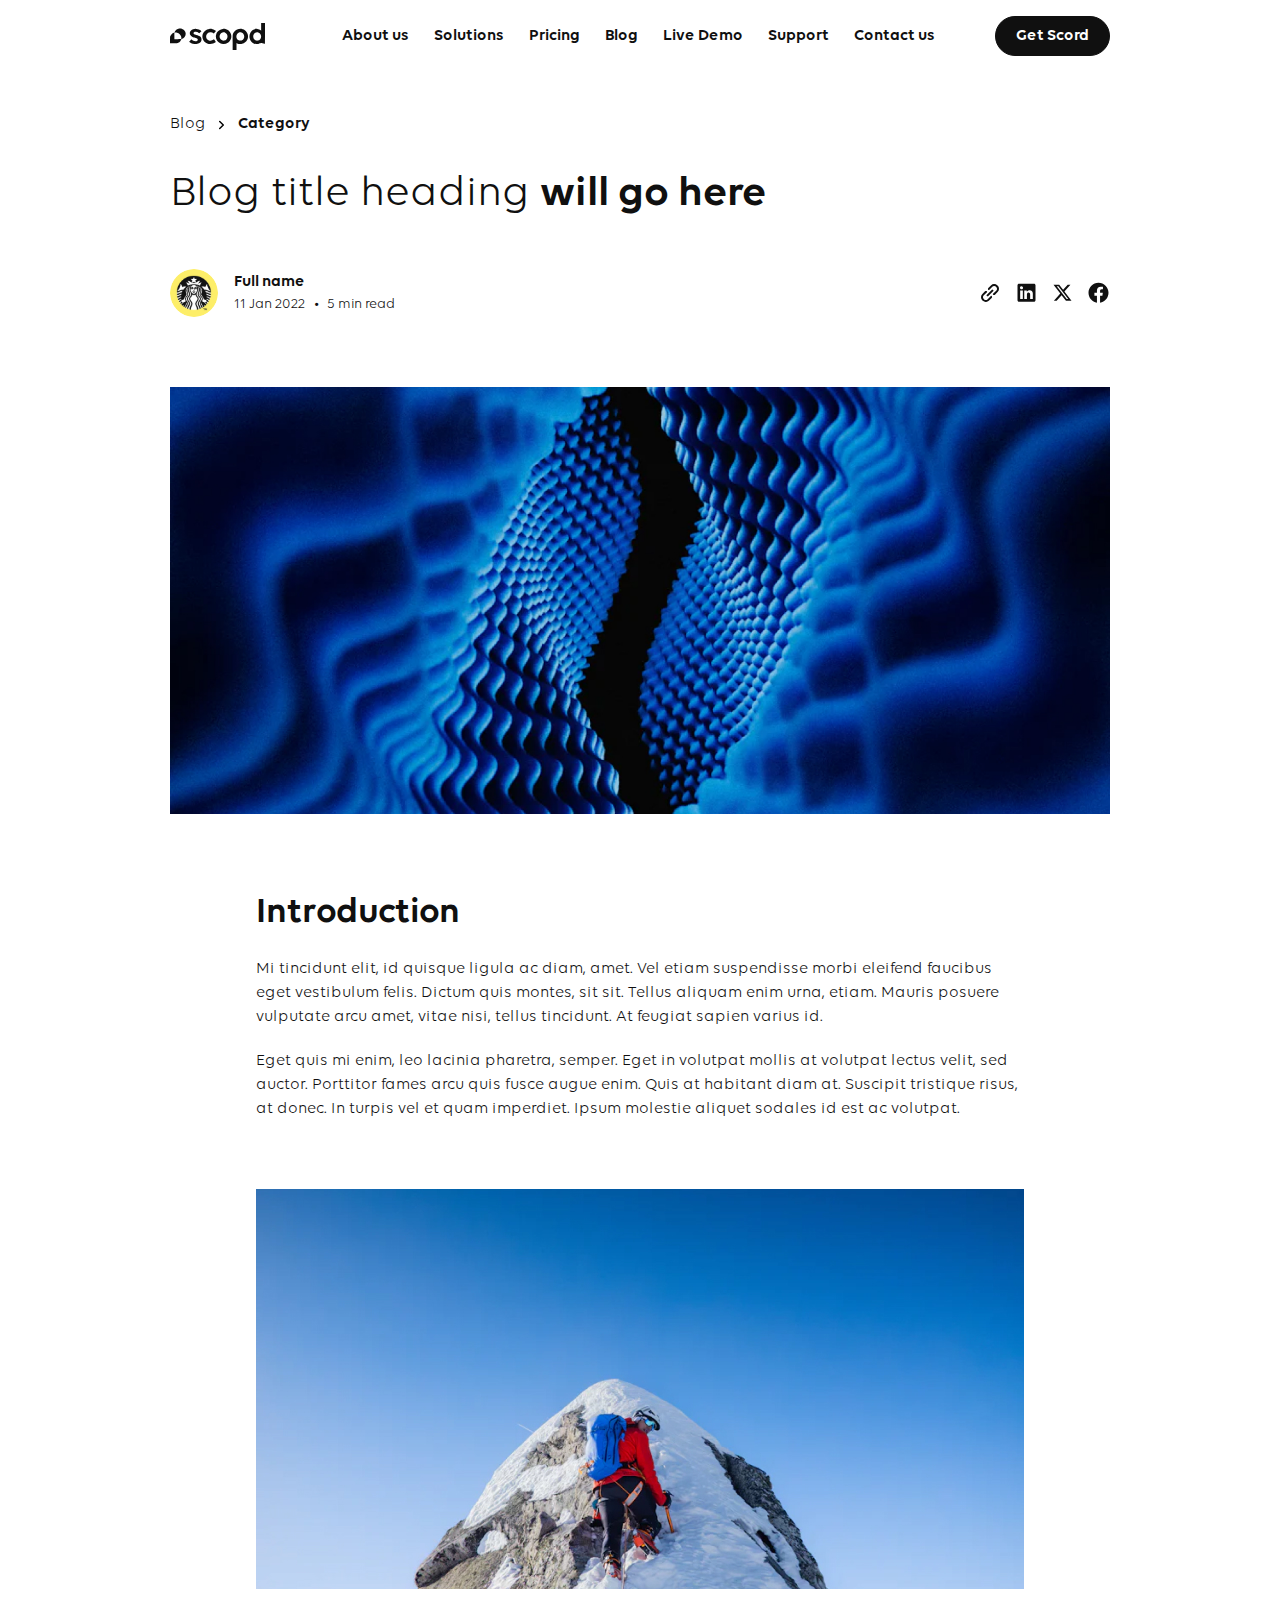
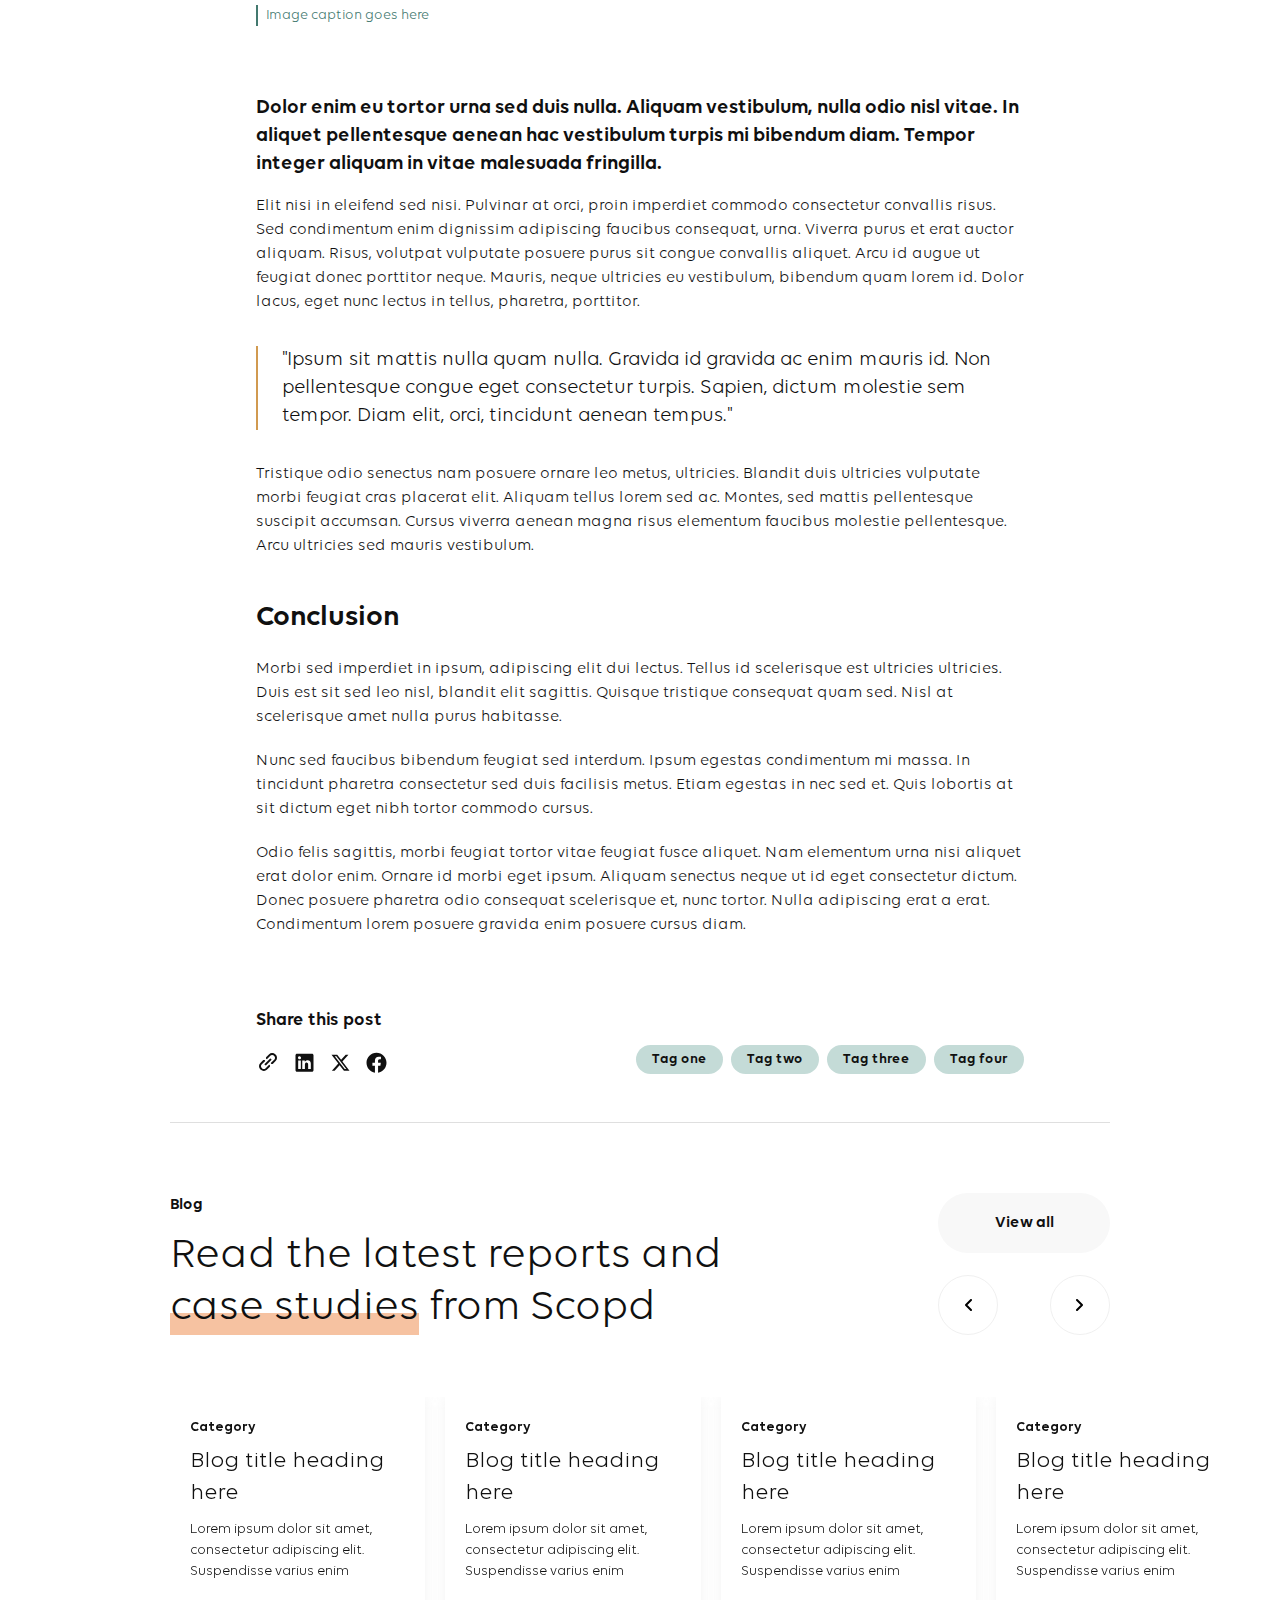
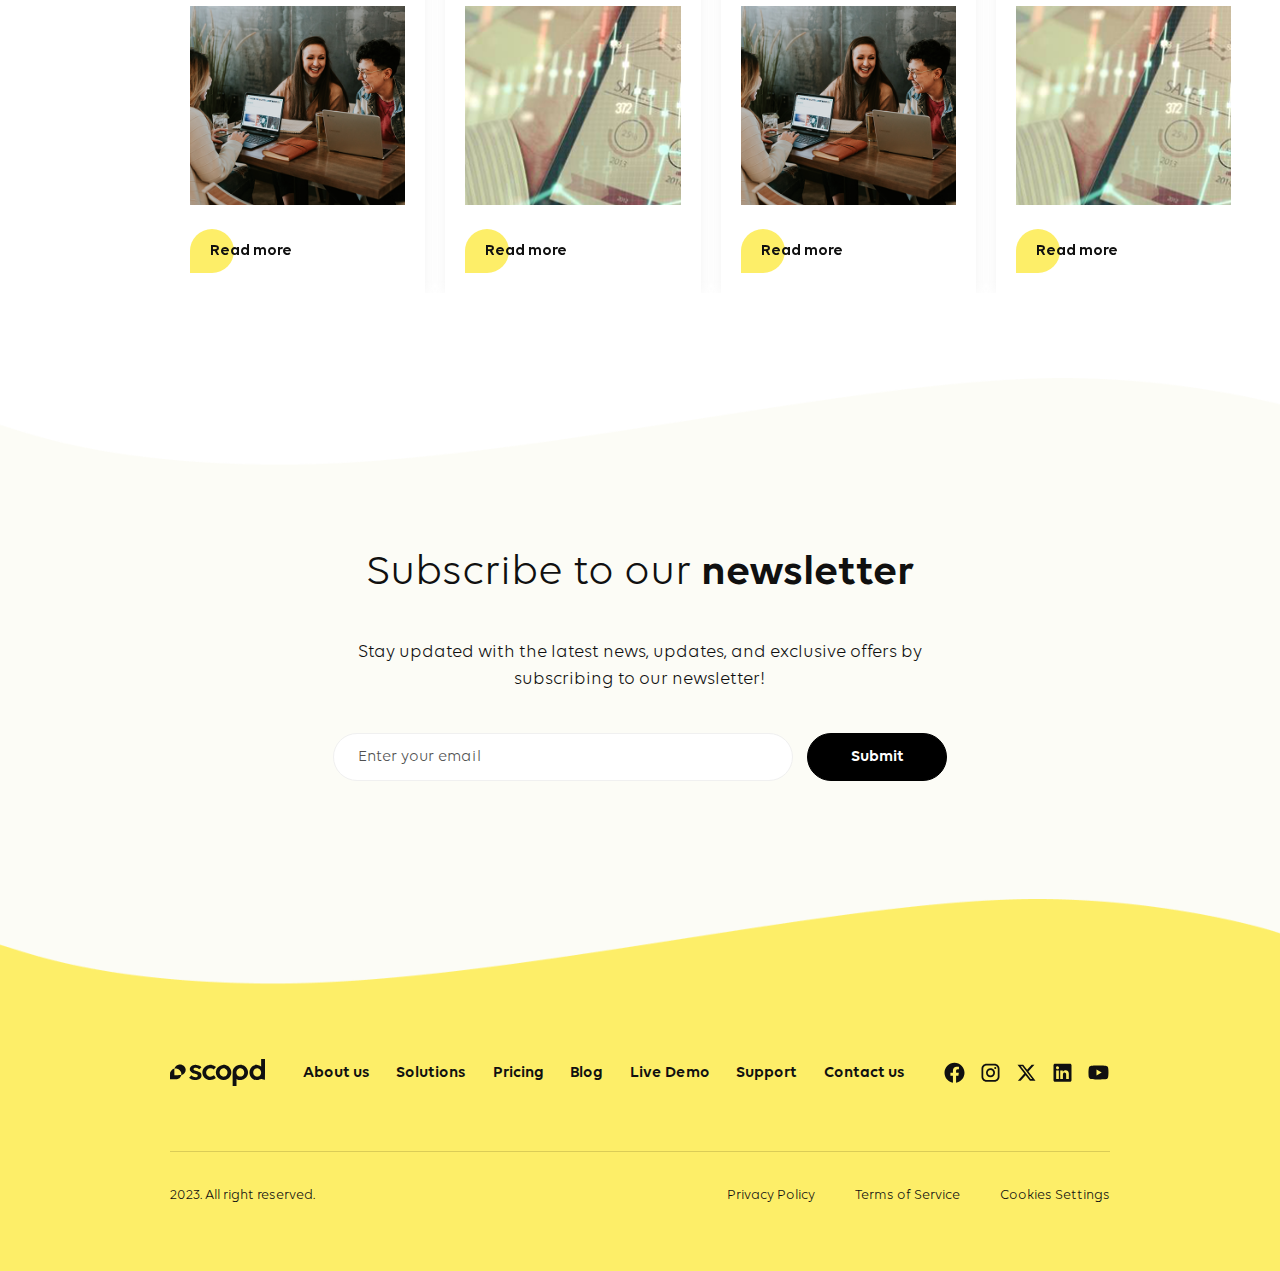
<file: blog-post.html>
<!DOCTYPE html>
<html lang="en">
<head>
    <meta charset="UTF-8">
    <meta http-equiv="X-UA-Compatible" content="IE=edge">
    <meta name="viewport" content="width=device-width, initial-scale=1.0">
    <link rel="stylesheet" href="css/lightbox.min.css">
    <link rel="stylesheet" href="https://cdn.jsdelivr.net/npm/swiper@11/swiper-bundle.min.css" />
    <link rel="stylesheet" href="css/style.min.css">
    <title>Blog Post</title>
</head>

<body>
    <div class="wrapper">
        <header class="header header_black">
            <div class="header__main">
                <div class="header__container container">
                    <div class="header__row">
                        <a href="index.html" class="header__logo logo">
                            <img src="img/logo.svg" alt="logo">
                        </a>
                        <nav class="header__menu menu" data-da="mobile-header__body, 0, 992">
                            <ul class="menu__list">
                                <li class="menu__item">
                                    <a href="about.html" class="menu__link">About us</a>
                                </li>
                                <li class="menu__item">
                                    <a href="solution.html" class="menu__link">Solutions</a>
                                </li>
                                <li class="menu__item">
                                    <a href="pricing.html" class="menu__link">Pricing</a>
                                </li>
                                <li class="menu__item">
                                    <a href="blog.html" class="menu__link">Blog</a>
                                </li>
                                <li class="menu__item">
                                    <a href="" class="menu__link">Live Demo</a>
                                </li>
                                <li class="menu__item">
                                    <a href="support.html" class="menu__link">Support</a>
                                </li>
                                <li class="menu__item">
                                    <a href="contact.html" class="menu__link">Contact us</a>
                                </li>
                            </ul>
                        </nav>
                        <a href="" class="header__get-btn btn btn_small"><span>Get Scord</span></a>
                        <button class="header__burger">
                            <span></span><span></span><span></span>
                        </button>
                    </div>
                </div>
            </div>
            <div class="header__mobile mobile-header">
                <div class="mobile-header__inner">
                    <div class="mobile-header__container container">
                        <div class="mobile-header__body"></div>
                    </div>
                </div>
            </div>
        </header>
        <main class="main blog-post">
            <div class="blog-post__breadcrumbs breadcrumbs">
                <div class="breadcrumbs__container container">
                    <div class="breadcrumbs__body">
                        <ul class="breadcrumbs__list">
                            <li class="breadcrumbs__item">
                                <a href="blog.html">Blog</a>
                            </li>
                            <li class="breadcrumbs__item">
                                <span>Category</span>
                            </li>
                        </ul>
                    </div>
                </div>
            </div>
            <section class="blog-post__main main-blog-post">
                <div class="main-blog-post__container container">
                    <div class="main-blog-post__body">
                        <h2 class="main-blog-post__title title-h2">
                            Blog title heading <span>will go here</span>
                        </h2>
                        <div class="main-blog-post__top">
                            <div class="main-blog-post__info info-main-blog-post">
                                <div class="info-main-blog-post__image">
                                    <img src="img/reviews/starbucks.svg" alt="starbucks">
                                </div>
                                <div class="info-main-blog-post__content">
                                    <div class="info-main-blog-post__name">Full name</div>
                                    <div class="info-main-blog-post__date">
                                        <span>11 Jan 2022</span>
                                        <span>5 min read</span>
                                    </div>
                                </div>
                            </div>
                            <div class="main-blog-post__socials socials">
                                <ul class="socials__items">
                                    <li class="socials__item">
                                        <a href="" class="socials__link">
                                            <img src="img/icons/socials/link.svg" alt="link">
                                        </a>
                                    </li>
                                    <li class="socials__item">
                                        <a href="" class="socials__link">
                                            <img src="img/icons/socials/linkedin.svg" alt="linkedin">
                                        </a>
                                    </li>
                                    <li class="socials__item">
                                        <a href="" class="socials__link">
                                            <img src="img/icons/socials/x.svg" alt="x">
                                        </a>
                                    </li>
                                    <li class="socials__item">
                                        <a href="" class="socials__link">
                                            <img src="img/icons/socials/facebook.svg" alt="facebook">
                                        </a>
                                    </li>
                                </ul>
                            </div>
                        </div>
                        <div class="main-blog-post__image-block">
                            <div class="main-blog-post__image ibg">
                                <img src="img/blog/blog-post/01.jpg" alt="blog-post">
                            </div>
                        </div>
                        <div class="main-blog-post__content content-main-blog-post">
                            <div class="content-main-blog-post__block">
                                <h3 class="content-main-blog-post__title title-h3">
                                    <span>Introduction</span>
                                </h3>
                                <div class="content-main-blog-post__text">
                                    <p>
                                        Mi tincidunt elit, id quisque ligula ac diam, amet. Vel etiam suspendisse morbi
                                        eleifend faucibus eget vestibulum felis. Dictum quis montes, sit sit. Tellus
                                        aliquam enim urna, etiam. Mauris posuere vulputate arcu amet, vitae nisi, tellus
                                        tincidunt. At feugiat sapien varius id.
                                    </p>
                                    <p>
                                        Eget quis mi enim, leo lacinia pharetra, semper. Eget in volutpat mollis at
                                        volutpat lectus velit, sed auctor. Porttitor fames arcu quis fusce augue enim.
                                        Quis at habitant diam at. Suscipit tristique risus, at donec. In turpis vel et
                                        quam imperdiet. Ipsum molestie aliquet sodales id est ac volutpat.
                                    </p>
                                </div>
                                <div class="content-main-blog-post__image-block">
                                    <div class="content-main-blog-post__image">
                                        <img src="img/blog/blog-post/02.jpg" alt="blog-post">
                                    </div>
                                    <div class="content-main-blog-post__image-caption">Image caption goes here</div>
                                </div>
                                <div class="content-main-blog-post__text content-main-blog-post__text_bold">
                                    <p>
                                        Dolor enim eu tortor urna sed duis nulla. Aliquam vestibulum, nulla odio nisl
                                        vitae. In aliquet pellentesque aenean hac vestibulum turpis mi bibendum diam.
                                        Tempor integer aliquam in vitae malesuada fringilla.
                                    </p>
                                </div>
                                <div class="content-main-blog-post__text">
                                    <p>
                                        Elit nisi in eleifend sed nisi. Pulvinar at orci, proin imperdiet commodo
                                        consectetur convallis risus. Sed condimentum enim dignissim adipiscing faucibus
                                        consequat, urna. Viverra purus et erat auctor aliquam. Risus, volutpat vulputate
                                        posuere purus sit congue convallis aliquet. Arcu id augue ut feugiat donec
                                        porttitor neque. Mauris, neque ultricies eu vestibulum, bibendum quam lorem id.
                                        Dolor lacus, eget nunc lectus in tellus, pharetra, porttitor.
                                    </p>
                                </div>
                                <div class="content-main-blog-post__text content-main-blog-post__text_quote">
                                    <p>
                                        "Ipsum sit mattis nulla quam nulla. Gravida id gravida ac enim mauris id. Non
                                        pellentesque congue eget consectetur turpis. Sapien, dictum molestie sem tempor.
                                        Diam elit, orci, tincidunt aenean tempus."
                                    </p>
                                </div>
                                <div class="content-main-blog-post__text">
                                    <p>
                                        Tristique odio senectus nam posuere ornare leo metus, ultricies. Blandit duis
                                        ultricies vulputate morbi feugiat cras placerat elit. Aliquam tellus lorem sed
                                        ac. Montes, sed mattis pellentesque suscipit accumsan. Cursus viverra aenean
                                        magna risus elementum faucibus molestie pellentesque. Arcu ultricies sed mauris
                                        vestibulum.
                                    </p>
                                </div>
                            </div>
                            <div class="content-main-blog-post__block">
                                <h4 class="content-main-blog-post__title title-h4">
                                    <span>Conclusion</span>
                                </h4>
                                <div class="content-main-blog-post__text">
                                    <p>
                                        Morbi sed imperdiet in ipsum, adipiscing elit dui lectus. Tellus id scelerisque
                                        est ultricies ultricies. Duis est sit sed leo nisl, blandit elit sagittis.
                                        Quisque tristique consequat quam sed. Nisl at scelerisque amet nulla purus
                                        habitasse.
                                    </p>
                                    <p>
                                        Nunc sed faucibus bibendum feugiat sed interdum. Ipsum egestas condimentum mi
                                        massa. In tincidunt pharetra consectetur sed duis facilisis metus. Etiam egestas
                                        in nec sed et. Quis lobortis at sit dictum eget nibh tortor commodo cursus.
                                    </p>
                                    <p>
                                        Odio felis sagittis, morbi feugiat tortor vitae feugiat fusce aliquet. Nam
                                        elementum urna nisi aliquet erat dolor enim. Ornare id morbi eget ipsum. Aliquam
                                        senectus neque ut id eget consectetur dictum. Donec posuere pharetra odio
                                        consequat scelerisque et, nunc tortor. Nulla adipiscing erat a erat. Condimentum
                                        lorem posuere gravida enim posuere cursus diam.
                                    </p>
                                </div>
                            </div>
                            <div class="content-main-blog-post__bottom">
                                <div class="content-main-blog-post__share share-content-main-blog-post">
                                    <div class="share-content-main-blog-post__title">Share this post</div>
                                    <div class="share-content-main-blog-post__links socials">
                                        <ul class="socials__items">
                                            <li class="socials__item">
                                                <a href="" class="socials__link">
                                                    <img src="img/icons/socials/link.svg" alt="link">
                                                </a>
                                            </li>
                                            <li class="socials__item">
                                                <a href="" class="socials__link">
                                                    <img src="img/icons/socials/linkedin.svg" alt="linkedin">
                                                </a>
                                            </li>
                                            <li class="socials__item">
                                                <a href="" class="socials__link">
                                                    <img src="img/icons/socials/x.svg" alt="x">
                                                </a>
                                            </li>
                                            <li class="socials__item">
                                                <a href="" class="socials__link">
                                                    <img src="img/icons/socials/facebook.svg" alt="facebook">
                                                </a>
                                            </li>
                                        </ul>
                                    </div>
                                </div>
                                <div class="content-main-blog-post__tags tags-content-main-blog-post">
                                    <ul class="tags-content-main-blog-post__list">
                                        <li class="tags-content-main-blog-post__item">
                                            <a href="" class="tags-content-main-blog-post__tag">Tag one</a>
                                        </li>
                                        <li class="tags-content-main-blog-post__item">
                                            <a href="" class="tags-content-main-blog-post__tag">Tag two</a>
                                        </li>
                                        <li class="tags-content-main-blog-post__item">
                                            <a href="" class="tags-content-main-blog-post__tag">Tag three</a>
                                        </li>
                                        <li class="tags-content-main-blog-post__item">
                                            <a href="" class="tags-content-main-blog-post__tag">Tag four</a>
                                        </li>
                                    </ul>
                                </div>
                            </div>
                        </div>
            </section>
            <section class="blog-post__blog-block blog-block">
                <div class="blog-block__top top-blog-block">
                    <div class="top-blog-block__container container">
                        <div class="top-blog-block__row">
                            <div class="top-blog-block__content">
                                <div class="tagline">Blog</div>
                                <h2 class="top-blog-block__title title-h2">
                                    Read the latest reports and
                                    <span class="underline underline_orange">case studies</span> from Scopd
                                </h2>
                            </div>
                            <div class="top-blog-block__navigation navigation-blog-block">
                                <a href="" class="navigation-blog-block__btn-all btn">View all</a>
                                <div class="navigation-blog-block__btns">
                                    <a href=""
                                        class="navigation-blog-block__btn navigation-blog-block__btn_prev navigation-btn navigation-btn_prev"></a>
                                    <a href=""
                                        class="navigation-blog-block__btn navigation-blog-block__btn_next navigation-btn navigation-btn_next"></a>
                                </div>
                            </div>
                        </div>
                    </div>
                </div>
                <div class="blog-block__slider slider-blog-block">
                    <div class="slider-blog-block__container container">
                        <div class="slider-blog-block__swiper swiper">
                            <div class="slider-blog-block__wrapper swiper-wrapper">
                                <div class="slider-blog-block__slide swiper-slide">
                                    <div class="slider-blog-block__item item-blog">
                                        <div class="item-blog__content">
                                            <div class="item-blog__top">
                                                <div class="item-blog__category">Category</div>
                                                <a href="" class="item-blog__title-link">
                                                    <h5 class="item-blog__title title-h5">
                                                        Blog title heading here
                                                    </h5>
                                                </a>
                                                <div class="item-blog__text">
                                                    Lorem ipsum dolor sit amet, consectetur adipiscing elit. Suspendisse
                                                    varius enim
                                                </div>
                                            </div>
                                            <div class="item-blog__image">
                                                <a href="">
                                                    <img src="img/blog/01.png" alt="blog-img">
                                                </a>
                                            </div>
                                            <a href="" class="item-blog__btn-more btn-more">
                                                <span>Read more</span>
                                            </a>
                                        </div>
                                    </div>
                                </div>
                                <div class="slider-blog-block__slide swiper-slide">
                                    <div class="slider-blog-block__item item-blog">
                                        <div class="item-blog__content">
                                            <div class="item-blog__top">
                                                <div class="item-blog__category">Category</div>
                                                <a href="" class="item-blog__title-link">
                                                    <h5 class="item-blog__title title-h5">
                                                        Blog title heading here
                                                    </h5>
                                                </a>
                                                <div class="item-blog__text">
                                                    Lorem ipsum dolor sit amet, consectetur adipiscing elit. Suspendisse
                                                    varius enim
                                                </div>
                                            </div>
                                            <div class="item-blog__image">
                                                <a href="">
                                                    <img src="img/blog/02.png" alt="blog-img">
                                                </a>
                                            </div>
                                            <a href="" class="item-blog__btn-more btn-more">
                                                <span>Read more</span>
                                            </a>
                                        </div>
                                    </div>
                                </div>
                                <div class="slider-blog-block__slide swiper-slide">
                                    <div class="slider-blog-block__item item-blog">
                                        <div class="item-blog__content">
                                            <div class="item-blog__top">
                                                <div class="item-blog__category">Category</div>
                                                <a href="" class="item-blog__title-link">
                                                    <h5 class="item-blog__title title-h5">
                                                        Blog title heading here
                                                    </h5>
                                                </a>
                                                <div class="item-blog__text">
                                                    Lorem ipsum dolor sit amet, consectetur adipiscing elit. Suspendisse
                                                    varius enim
                                                </div>
                                            </div>
                                            <div class="item-blog__image">
                                                <a href="">
                                                    <img src="img/blog/01.png" alt="blog-img">
                                                </a>
                                            </div>
                                            <a href="" class="item-blog__btn-more btn-more">
                                                <span>Read more</span>
                                            </a>
                                        </div>
                                    </div>
                                </div>
                                <div class="slider-blog-block__slide swiper-slide">
                                    <div class="slider-blog-block__item item-blog">
                                        <div class="item-blog__content">
                                            <div class="item-blog__top">
                                                <div class="item-blog__category">Category</div>
                                                <a href="" class="item-blog__title-link">
                                                    <h5 class="item-blog__title title-h5">
                                                        Blog title heading here
                                                    </h5>
                                                </a>
                                                <div class="item-blog__text">
                                                    Lorem ipsum dolor sit amet, consectetur adipiscing elit. Suspendisse
                                                    varius enim
                                                </div>
                                            </div>
                                            <div class="item-blog__image">
                                                <a href="">
                                                    <img src="img/blog/02.png" alt="blog-img">
                                                </a>
                                            </div>
                                            <a href="" class="item-blog__btn-more btn-more">
                                                <span>Read more</span>
                                            </a>
                                        </div>
                                    </div>
                                </div>
                                <div class="slider-blog-block__slide swiper-slide">
                                    <div class="slider-blog-block__item item-blog">
                                        <div class="item-blog__content">
                                            <div class="item-blog__top">
                                                <div class="item-blog__category">Category</div>
                                                <a href="" class="item-blog__title-link">
                                                    <h5 class="item-blog__title title-h5">
                                                        Blog title heading here
                                                    </h5>
                                                </a>
                                                <div class="item-blog__text">
                                                    Lorem ipsum dolor sit amet, consectetur adipiscing elit. Suspendisse
                                                    varius enim
                                                </div>
                                            </div>
                                            <div class="item-blog__image">
                                                <a href="">
                                                    <img src="img/blog/01.png" alt="blog-img">
                                                </a>
                                            </div>
                                            <a href="" class="item-blog__btn-more btn-more">
                                                <span>Read more</span>
                                            </a>
                                        </div>
                                    </div>
                                </div>
                                <div class="slider-blog-block__slide swiper-slide">
                                    <div class="slider-blog-block__item item-blog">
                                        <div class="item-blog__content">
                                            <div class="item-blog__top">
                                                <div class="item-blog__category">Category</div>
                                                <a href="" class="item-blog__title-link">
                                                    <h5 class="item-blog__title title-h5">
                                                        Blog title heading here
                                                    </h5>
                                                </a>
                                                <div class="item-blog__text">
                                                    Lorem ipsum dolor sit amet, consectetur adipiscing elit. Suspendisse
                                                    varius enim
                                                </div>
                                            </div>
                                            <div class="item-blog__image">
                                                <a href="">
                                                    <img src="img/blog/02.png" alt="blog-img">
                                                </a>
                                            </div>
                                            <a href="" class="item-blog__btn-more btn-more">
                                                <span>Read more</span>
                                            </a>
                                        </div>
                                    </div>
                                </div>
                            </div>
                        </div>
                    </div>
                </div>
            </section>
            <section class="blog-post__subscribe subscribe">
                <div class="subscribe__container container">
                    <div class="subscribe__body">
                        <div class="subscribe__content">
                            <h2 class="subscribe__title title-h2">
                                Subscribe to our <span>newsletter</span>
                            </h2>
                            <div class="subscribe__subtitle subtitle">
                                <p>
                                    Stay updated with the latest news, updates, and exclusive offers by subscribing to
                                    our newsletter!
                                </p>
                            </div>
                            <form action="#" class="subscribe__form form-subscribe">
                                <div class="form-subscribe__item">
                                    <input placeholder="Enter your email" autocomplete='off' type='email' name='form[]'
                                        class='form-subscribe__input'>
                                </div>
                                <button type='submit' class='form-subscribe__btn btn btn_dark'>Submit</button>
                            </form>
                        </div>
                    </div>
                </div>
            </section>
        </main>
        <footer class="footer">
    <div class="footer__container container">
        <div class="footer__row">
            <a href="index.html" class="footer__logo logo">
                <img src="img/logo.svg" alt="logo">
            </a>
            <nav class="footer__menu menu">
                <ul class="menu__list">
                    <li class="menu__item">
                        <a href="about.html" class="menu__link">About us</a>
                    </li>
                    <li class="menu__item">
                        <a href="solution.html" class="menu__link">Solutions</a>
                    </li>
                    <li class="menu__item">
                        <a href="pricing.html" class="menu__link">Pricing</a>
                    </li>
                    <li class="menu__item">
                        <a href="blog.html" class="menu__link">Blog</a>
                    </li>
                    <li class="menu__item">
                        <a href="" class="menu__link">Live Demo</a>
                    </li>
                    <li class="menu__item">
                        <a href="support.html" class="menu__link">Support</a>
                    </li>
                    <li class="menu__item">
                        <a href="contact.html" class="menu__link">Contact us</a>
                    </li>
                </ul>
            </nav>
            <div class="footer__socials socials">
                <ul class="socials__items">
                    <li class="socials__item">
                        <a href="" class="socials__link">
                            <img src="img/icons/socials/facebook.svg" alt="facebook">
                        </a>
                    </li>
                    <li class="socials__item">
                        <a href="" class="socials__link">
                            <img src="img/icons/socials/instagram.svg" alt="instagram">
                        </a>
                    </li>
                    <li class="socials__item">
                        <a href="" class="socials__link">
                            <img src="img/icons/socials/x.svg" alt="x">
                        </a>
                    </li>
                    <li class="socials__item">
                        <a href="" class="socials__link">
                            <img src="img/icons/socials/linkedin.svg" alt="linkedin">
                        </a>
                    </li>
                    <li class="socials__item">
                        <a href="" class="socials__link">
                            <img src="img/icons/socials/youtube.svg" alt="youtube">
                        </a>
                    </li>
                </ul>
            </div>
        </div>
        <div class="footer__copyright copyright">
            <div class="copyright__text">2023. All right reserved.</div>
            <div class="copyright__links links-copyright">
                <ul class="links-copyright__items">
                    <li class="links-copyright__item">
                        <a href="" class="links-copyright__link">Privacy Policy</a>
                    </li>
                    <li class="links-copyright__item">
                        <a href="" class="links-copyright__link">Terms of Service</a>
                    </li>
                    <li class="links-copyright__item">
                        <a href="" class="links-copyright__link">Cookies Settings</a>
                    </li>
                </ul>
            </div>
        </div>
    </div>
</footer>
        <script src="https://code.jquery.com/jquery-3.7.1.min.js"></script>
        <script src="js/lightbox.js"></script>
        <script src="https://cdn.jsdelivr.net/npm/swiper@11/swiper-bundle.min.js"></script>
        <script src="js/app.min.js"></script>
</body>

</html>
</file>
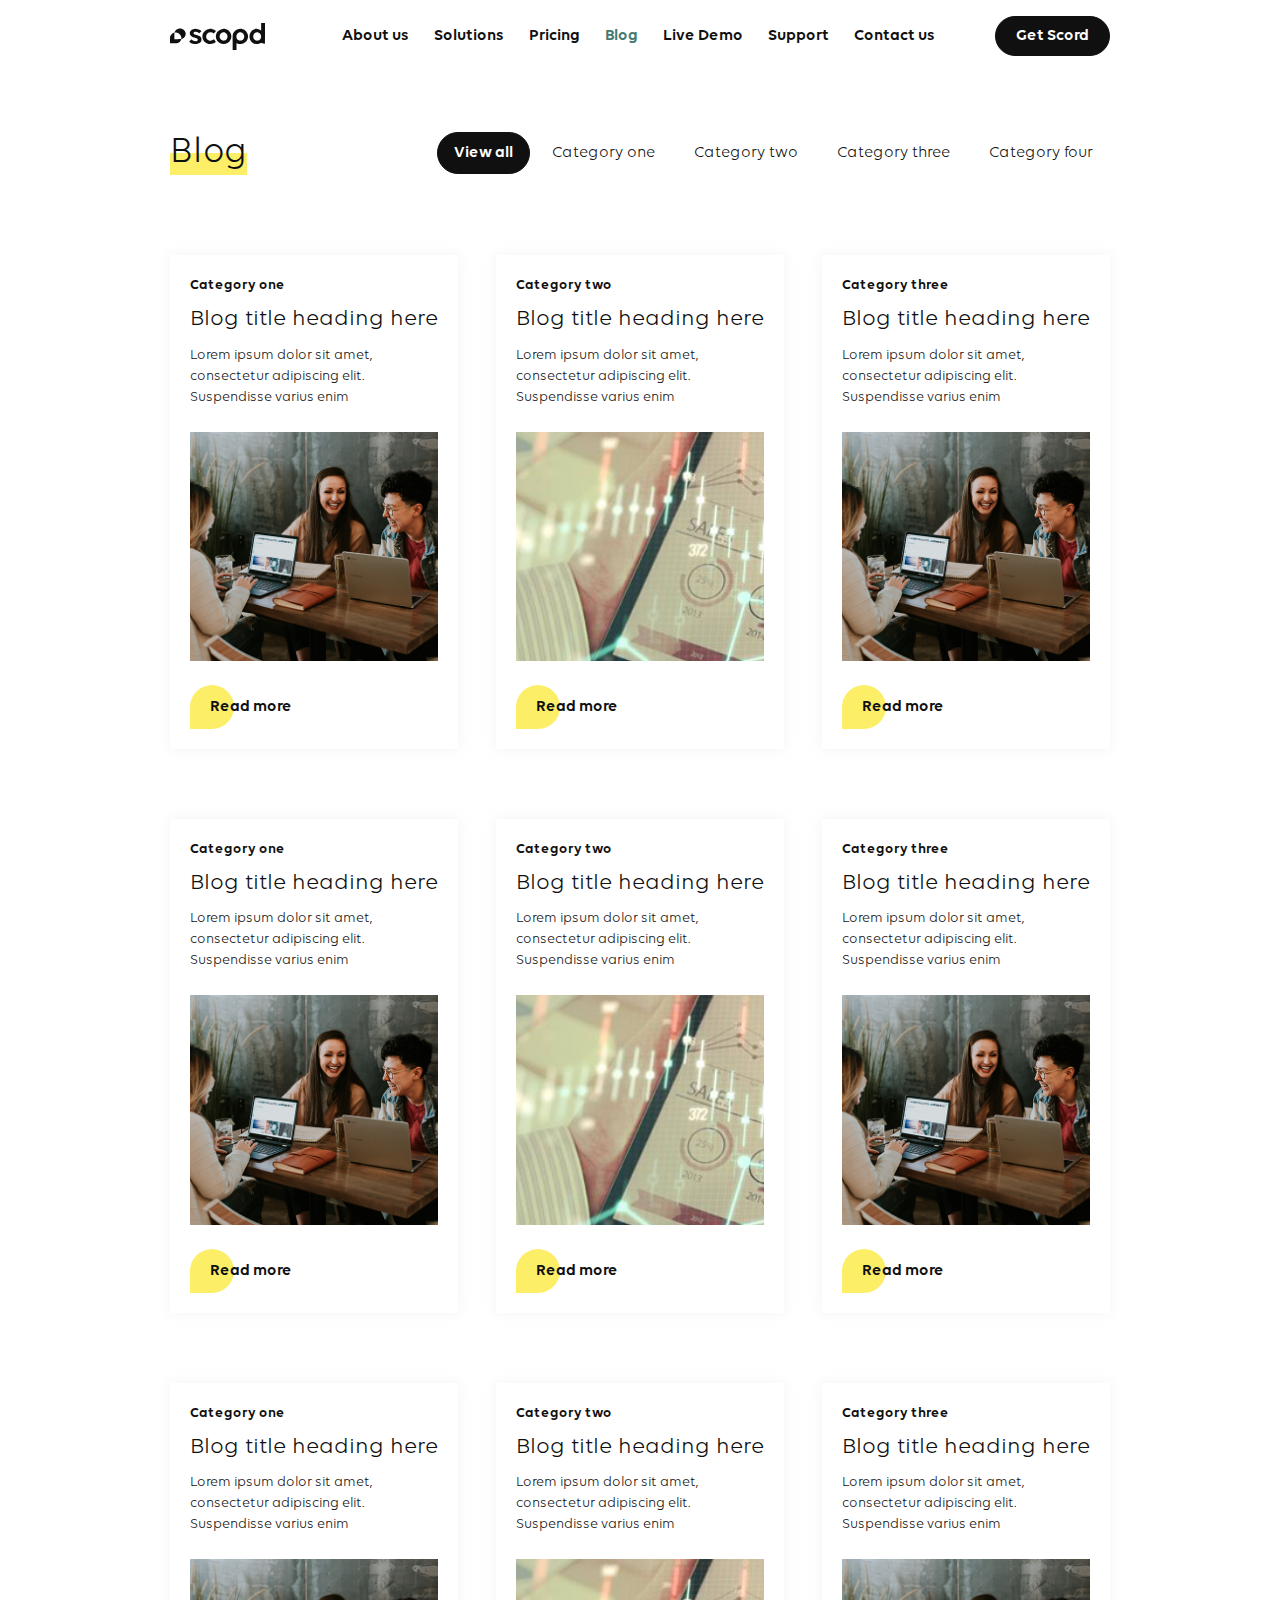
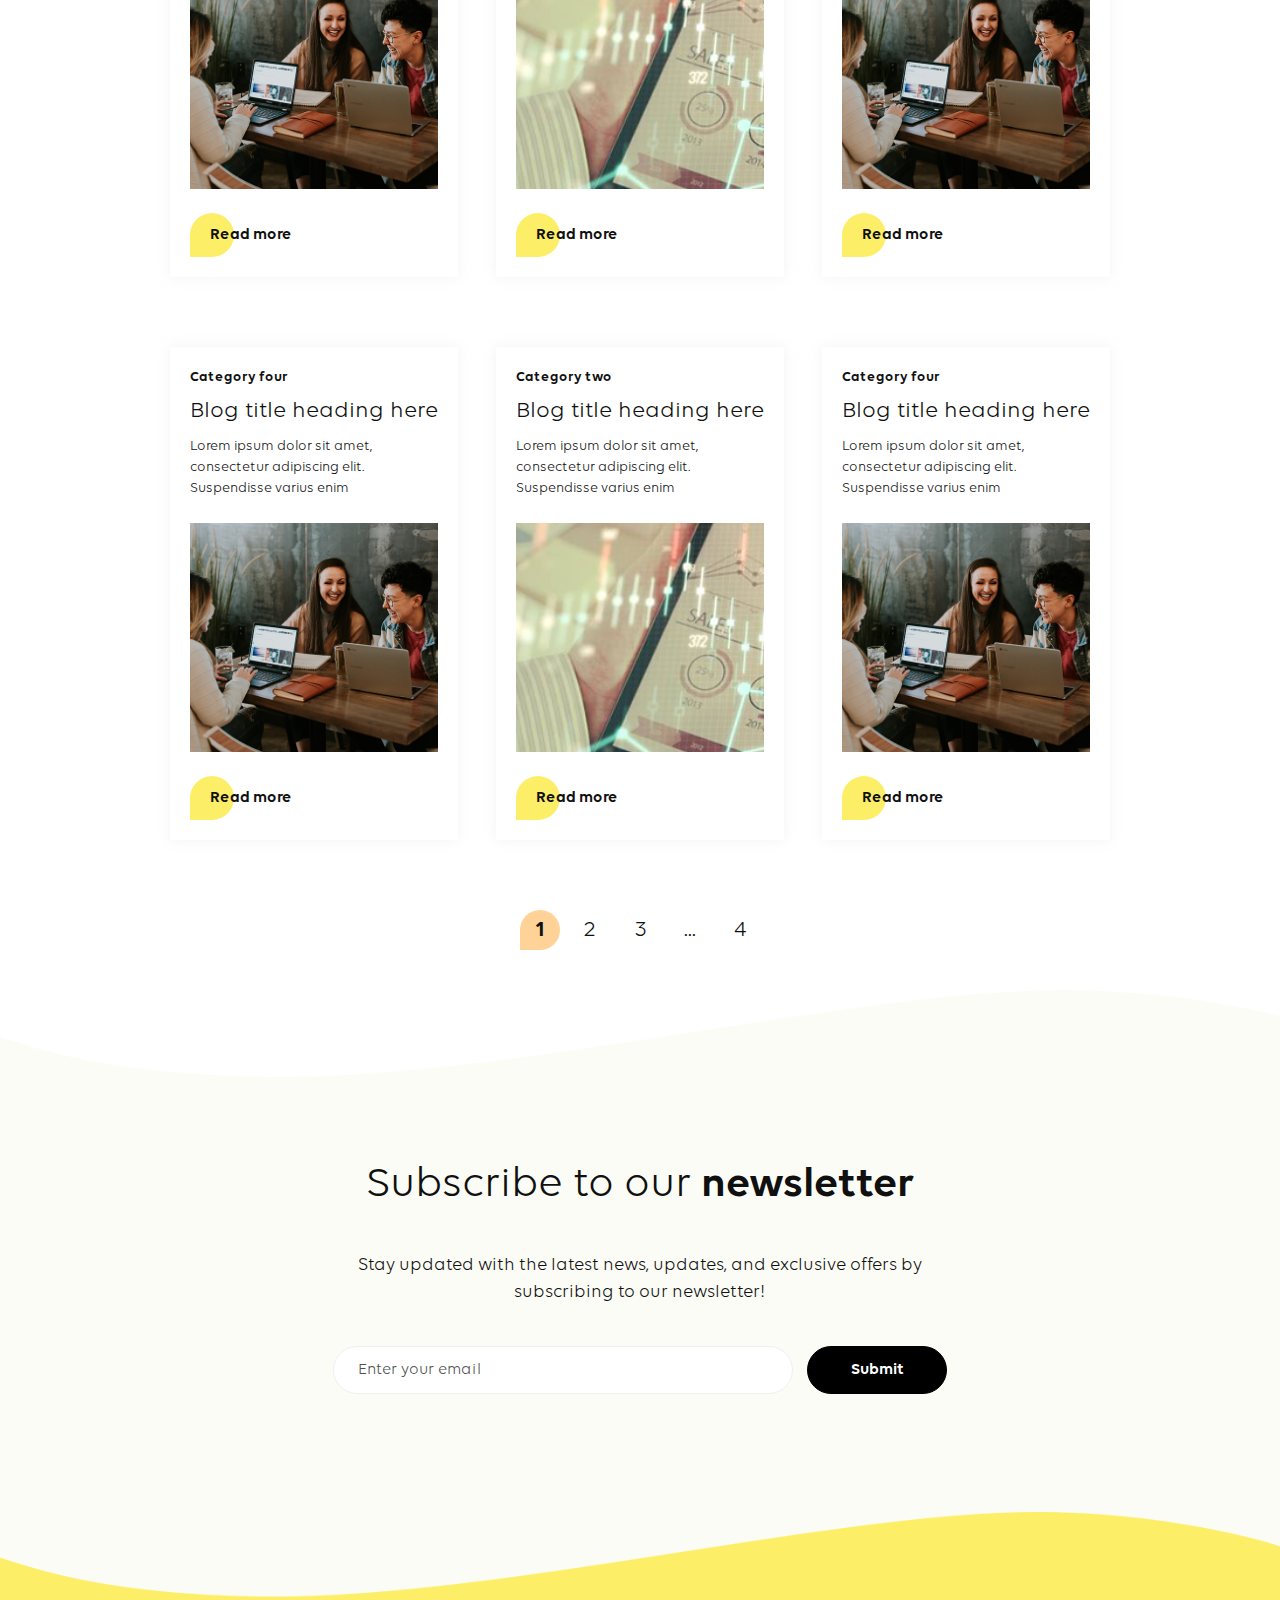
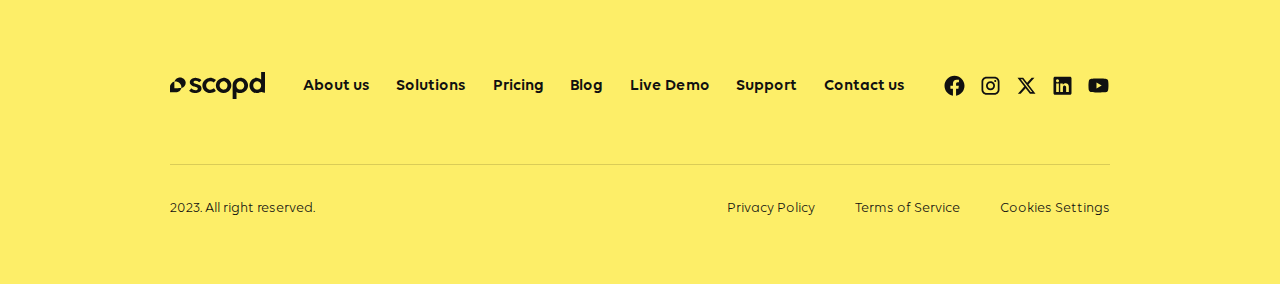
<file: blog.html>
<!DOCTYPE html>
<html lang="en">
<head>
    <meta charset="UTF-8">
    <meta http-equiv="X-UA-Compatible" content="IE=edge">
    <meta name="viewport" content="width=device-width, initial-scale=1.0">
    <link rel="stylesheet" href="css/lightbox.min.css">
    <link rel="stylesheet" href="https://cdn.jsdelivr.net/npm/swiper@11/swiper-bundle.min.css" />
    <link rel="stylesheet" href="css/style.min.css">
    <title>Blog</title>
</head>

<body>
    <div class="wrapper">
        <header class="header header_black">
            <div class="header__main">
                <div class="header__container container">
                    <div class="header__row">
                        <a href="index.html" class="header__logo logo">
                            <img src="img/logo.svg" alt="logo">
                        </a>
                        <nav class="header__menu menu" data-da="mobile-header__body, 0, 992">
                            <ul class="menu__list">
                                <li class="menu__item">
                                    <a href="about.html" class="menu__link">About us</a>
                                </li>
                                <li class="menu__item">
                                    <a href="solution.html" class="menu__link">Solutions</a>
                                </li>
                                <li class="menu__item">
                                    <a href="pricing.html" class="menu__link">Pricing</a>
                                </li>
                                <li class="menu__item active">
                                    <a href="blog.html" class="menu__link">Blog</a>
                                </li>
                                <li class="menu__item">
                                    <a href="" class="menu__link">Live Demo</a>
                                </li>
                                <li class="menu__item">
                                    <a href="support.html" class="menu__link">Support</a>
                                </li>
                                <li class="menu__item">
                                    <a href="contact.html" class="menu__link">Contact us</a>
                                </li>
                            </ul>
                        </nav>
                        <a href="" class="header__get-btn btn btn_small"><span>Get Scord</span></a>
                        <button class="header__burger">
                            <span></span><span></span><span></span>
                        </button>
                    </div>
                </div>
            </div>
            <div class="header__mobile mobile-header">
                <div class="mobile-header__inner">
                    <div class="mobile-header__container container">
                        <div class="mobile-header__body"></div>
                    </div>
                </div>
            </div>
        </header>
        <main class="main blog">
            <section class="blog__main main-blog">
                <div class="main-blog__container container">
                    <div class="main-blog__body">
                        <div class="main-blog__top">
                            <h3 class="main-blog__title title-h3 underline underline_yellow">Blog</h3>
                            <div class="main-blog__nav-filter nav-filter">
                                <div class="nav-filter__items">
                                    <a href="" class="nav-filter__item active" data-filter="all">View all</a>
                                    <a href="" class="nav-filter__item" data-filter="one">Category one</a>
                                    <a href="" class="nav-filter__item" data-filter="two">Category two</a>
                                    <a href="" class="nav-filter__item" data-filter="three">Category three</a>
                                    <a href="" class="nav-filter__item" data-filter="four">Category four</a>
                                </div>
                            </div>
                        </div>
                        <div class="main-blog__items">
                            <div class="main-blog__column" data-filter="one">
                                <div class="main-blog__item item-blog">
                                    <div class="item-blog__content">
                                        <div class="item-blog__top">
                                            <div class="item-blog__category">Category one</div>
                                            <a href="" class="item-blog__title-link">
                                                <h5 class="item-blog__title title-h5">
                                                    Blog title heading here
                                                </h5>
                                            </a>
                                            <div class="item-blog__text">
                                                Lorem ipsum dolor sit amet, consectetur adipiscing elit. Suspendisse
                                                varius enim
                                            </div>
                                        </div>
                                        <div class="item-blog__image">
                                            <a href="">
                                                <img src="img/blog/01.png" alt="blog-img">
                                            </a>
                                        </div>
                                        <a href="" class="item-blog__btn-more btn-more">
                                            <span>Read more</span>
                                        </a>
                                    </div>
                                </div>
                            </div>
                            <div class="main-blog__column" data-filter="two">
                                <div class="main-blog__item item-blog">
                                    <div class="item-blog__content">
                                        <div class="item-blog__top">
                                            <div class="item-blog__category">Category two</div>
                                            <a href="" class="item-blog__title-link">
                                                <h5 class="item-blog__title title-h5">
                                                    Blog title heading here
                                                </h5>
                                            </a>
                                            <div class="item-blog__text">
                                                Lorem ipsum dolor sit amet, consectetur adipiscing elit. Suspendisse
                                                varius enim
                                            </div>
                                        </div>
                                        <div class="item-blog__image">
                                            <a href="">
                                                <img src="img/blog/02.png" alt="blog-img">
                                            </a>
                                        </div>
                                        <a href="" class="item-blog__btn-more btn-more">
                                            <span>Read more</span>
                                        </a>
                                    </div>
                                </div>
                            </div>
                            <div class="main-blog__column" data-filter="three">
                                <div class="main-blog__item item-blog">
                                    <div class="item-blog__content">
                                        <div class="item-blog__top">
                                            <div class="item-blog__category">Category three</div>
                                            <a href="" class="item-blog__title-link">
                                                <h5 class="item-blog__title title-h5">
                                                    Blog title heading here
                                                </h5>
                                            </a>
                                            <div class="item-blog__text">
                                                Lorem ipsum dolor sit amet, consectetur adipiscing elit. Suspendisse
                                                varius enim
                                            </div>
                                        </div>
                                        <div class="item-blog__image">
                                            <a href="">
                                                <img src="img/blog/01.png" alt="blog-img">
                                            </a>
                                        </div>
                                        <a href="" class="item-blog__btn-more btn-more">
                                            <span>Read more</span>
                                        </a>
                                    </div>
                                </div>
                            </div>
                            <div class="main-blog__column" data-filter="one">
                                <div class="main-blog__item item-blog">
                                    <div class="item-blog__content">
                                        <div class="item-blog__top">
                                            <div class="item-blog__category">Category one</div>
                                            <a href="" class="item-blog__title-link">
                                                <h5 class="item-blog__title title-h5">
                                                    Blog title heading here
                                                </h5>
                                            </a>
                                            <div class="item-blog__text">
                                                Lorem ipsum dolor sit amet, consectetur adipiscing elit. Suspendisse
                                                varius enim
                                            </div>
                                        </div>
                                        <div class="item-blog__image">
                                            <a href="">
                                                <img src="img/blog/01.png" alt="blog-img">
                                            </a>
                                        </div>
                                        <a href="" class="item-blog__btn-more btn-more">
                                            <span>Read more</span>
                                        </a>
                                    </div>
                                </div>
                            </div>
                            <div class="main-blog__column" data-filter="two">
                                <div class="main-blog__item item-blog">
                                    <div class="item-blog__content">
                                        <div class="item-blog__top">
                                            <div class="item-blog__category">Category two</div>
                                            <a href="" class="item-blog__title-link">
                                                <h5 class="item-blog__title title-h5">
                                                    Blog title heading here
                                                </h5>
                                            </a>
                                            <div class="item-blog__text">
                                                Lorem ipsum dolor sit amet, consectetur adipiscing elit. Suspendisse
                                                varius enim
                                            </div>
                                        </div>
                                        <div class="item-blog__image">
                                            <a href="">
                                                <img src="img/blog/02.png" alt="blog-img">
                                            </a>
                                        </div>
                                        <a href="" class="item-blog__btn-more btn-more">
                                            <span>Read more</span>
                                        </a>
                                    </div>
                                </div>
                            </div>
                            <div class="main-blog__column" data-filter="three">
                                <div class="main-blog__item item-blog">
                                    <div class="item-blog__content">
                                        <div class="item-blog__top">
                                            <div class="item-blog__category">Category three</div>
                                            <a href="" class="item-blog__title-link">
                                                <h5 class="item-blog__title title-h5">
                                                    Blog title heading here
                                                </h5>
                                            </a>
                                            <div class="item-blog__text">
                                                Lorem ipsum dolor sit amet, consectetur adipiscing elit. Suspendisse
                                                varius enim
                                            </div>
                                        </div>
                                        <div class="item-blog__image">
                                            <a href="">
                                                <img src="img/blog/01.png" alt="blog-img">
                                            </a>
                                        </div>
                                        <a href="" class="item-blog__btn-more btn-more">
                                            <span>Read more</span>
                                        </a>
                                    </div>
                                </div>
                            </div>
                            <div class="main-blog__column" data-filter="one">
                                <div class="main-blog__item item-blog">
                                    <div class="item-blog__content">
                                        <div class="item-blog__top">
                                            <div class="item-blog__category">Category one</div>
                                            <a href="" class="item-blog__title-link">
                                                <h5 class="item-blog__title title-h5">
                                                    Blog title heading here
                                                </h5>
                                            </a>
                                            <div class="item-blog__text">
                                                Lorem ipsum dolor sit amet, consectetur adipiscing elit. Suspendisse
                                                varius enim
                                            </div>
                                        </div>
                                        <div class="item-blog__image">
                                            <a href="">
                                                <img src="img/blog/01.png" alt="blog-img">
                                            </a>
                                        </div>
                                        <a href="" class="item-blog__btn-more btn-more">
                                            <span>Read more</span>
                                        </a>
                                    </div>
                                </div>
                            </div>
                            <div class="main-blog__column" data-filter="two">
                                <div class="main-blog__item item-blog">
                                    <div class="item-blog__content">
                                        <div class="item-blog__top">
                                            <div class="item-blog__category">Category two</div>
                                            <a href="" class="item-blog__title-link">
                                                <h5 class="item-blog__title title-h5">
                                                    Blog title heading here
                                                </h5>
                                            </a>
                                            <div class="item-blog__text">
                                                Lorem ipsum dolor sit amet, consectetur adipiscing elit. Suspendisse
                                                varius enim
                                            </div>
                                        </div>
                                        <div class="item-blog__image">
                                            <a href="">
                                                <img src="img/blog/02.png" alt="blog-img">
                                            </a>
                                        </div>
                                        <a href="" class="item-blog__btn-more btn-more">
                                            <span>Read more</span>
                                        </a>
                                    </div>
                                </div>
                            </div>
                            <div class="main-blog__column" data-filter="three">
                                <div class="main-blog__item item-blog">
                                    <div class="item-blog__content">
                                        <div class="item-blog__top">
                                            <div class="item-blog__category">Category three</div>
                                            <a href="" class="item-blog__title-link">
                                                <h5 class="item-blog__title title-h5">
                                                    Blog title heading here
                                                </h5>
                                            </a>
                                            <div class="item-blog__text">
                                                Lorem ipsum dolor sit amet, consectetur adipiscing elit. Suspendisse
                                                varius enim
                                            </div>
                                        </div>
                                        <div class="item-blog__image">
                                            <a href="">
                                                <img src="img/blog/01.png" alt="blog-img">
                                            </a>
                                        </div>
                                        <a href="" class="item-blog__btn-more btn-more">
                                            <span>Read more</span>
                                        </a>
                                    </div>
                                </div>
                            </div>
                            <div class="main-blog__column" data-filter="four">
                                <div class="main-blog__item item-blog">
                                    <div class="item-blog__content">
                                        <div class="item-blog__top">
                                            <div class="item-blog__category">Category four</div>
                                            <a href="" class="item-blog__title-link">
                                                <h5 class="item-blog__title title-h5">
                                                    Blog title heading here
                                                </h5>
                                            </a>
                                            <div class="item-blog__text">
                                                Lorem ipsum dolor sit amet, consectetur adipiscing elit. Suspendisse
                                                varius enim
                                            </div>
                                        </div>
                                        <div class="item-blog__image">
                                            <a href="">
                                                <img src="img/blog/01.png" alt="blog-img">
                                            </a>
                                        </div>
                                        <a href="" class="item-blog__btn-more btn-more">
                                            <span>Read more</span>
                                        </a>
                                    </div>
                                </div>
                            </div>
                            <div class="main-blog__column" data-filter="two">
                                <div class="main-blog__item item-blog">
                                    <div class="item-blog__content">
                                        <div class="item-blog__top">
                                            <div class="item-blog__category">Category two</div>
                                            <a href="" class="item-blog__title-link">
                                                <h5 class="item-blog__title title-h5">
                                                    Blog title heading here
                                                </h5>
                                            </a>
                                            <div class="item-blog__text">
                                                Lorem ipsum dolor sit amet, consectetur adipiscing elit. Suspendisse
                                                varius enim
                                            </div>
                                        </div>
                                        <div class="item-blog__image">
                                            <a href="">
                                                <img src="img/blog/02.png" alt="blog-img">
                                            </a>
                                        </div>
                                        <a href="" class="item-blog__btn-more btn-more">
                                            <span>Read more</span>
                                        </a>
                                    </div>
                                </div>
                            </div>
                            <div class="main-blog__column" data-filter="four">
                                <div class="main-blog__item item-blog">
                                    <div class="item-blog__content">
                                        <div class="item-blog__top">
                                            <div class="item-blog__category">Category four</div>
                                            <a href="" class="item-blog__title-link">
                                                <h5 class="item-blog__title title-h5">
                                                    Blog title heading here
                                                </h5>
                                            </a>
                                            <div class="item-blog__text">
                                                Lorem ipsum dolor sit amet, consectetur adipiscing elit. Suspendisse
                                                varius enim
                                            </div>
                                        </div>
                                        <div class="item-blog__image">
                                            <a href="">
                                                <img src="img/blog/01.png" alt="blog-img">
                                            </a>
                                        </div>
                                        <a href="" class="item-blog__btn-more btn-more">
                                            <span>Read more</span>
                                        </a>
                                    </div>
                                </div>
                            </div>
                        </div>
                        <div class="main-blog__pagination pagination-main-blog">
                            <span class="pagination-main-blog__page-numbers current">1</span>
                            <a href="" class="pagination-main-blog__page-numbers">2</a>
                            <a href="" class="pagination-main-blog__page-numbers">3</a>
                            <span class="pagination-main-blog__page-numbers dots">...</span>
                            <a href="" class="pagination-main-blog__page-numbers">4</a>
                        </div>
                    </div>
                </div>
            </section>
            <section class="blog__subscribe subscribe">
                <div class="subscribe__container container">
                    <div class="subscribe__body">
                        <div class="subscribe__content">
                            <h2 class="subscribe__title title-h2">
                                Subscribe to our <span>newsletter</span>
                            </h2>
                            <div class="subscribe__subtitle subtitle">
                                <p>
                                    Stay updated with the latest news, updates, and exclusive offers by subscribing to
                                    our newsletter!
                                </p>
                            </div>
                            <form action="#" class="subscribe__form form-subscribe">
                                <div class="form-subscribe__item">
                                    <input placeholder="Enter your email" autocomplete='off' type='email' name='form[]'
                                        class='form-subscribe__input'>
                                </div>
                                <button type='submit' class='form-subscribe__btn btn btn_dark'>Submit</button>
                            </form>
                        </div>
                    </div>
                </div>
            </section>
        </main>
        <footer class="footer">
    <div class="footer__container container">
        <div class="footer__row">
            <a href="index.html" class="footer__logo logo">
                <img src="img/logo.svg" alt="logo">
            </a>
            <nav class="footer__menu menu">
                <ul class="menu__list">
                    <li class="menu__item">
                        <a href="about.html" class="menu__link">About us</a>
                    </li>
                    <li class="menu__item">
                        <a href="solution.html" class="menu__link">Solutions</a>
                    </li>
                    <li class="menu__item">
                        <a href="pricing.html" class="menu__link">Pricing</a>
                    </li>
                    <li class="menu__item">
                        <a href="blog.html" class="menu__link">Blog</a>
                    </li>
                    <li class="menu__item">
                        <a href="" class="menu__link">Live Demo</a>
                    </li>
                    <li class="menu__item">
                        <a href="support.html" class="menu__link">Support</a>
                    </li>
                    <li class="menu__item">
                        <a href="contact.html" class="menu__link">Contact us</a>
                    </li>
                </ul>
            </nav>
            <div class="footer__socials socials">
                <ul class="socials__items">
                    <li class="socials__item">
                        <a href="" class="socials__link">
                            <img src="img/icons/socials/facebook.svg" alt="facebook">
                        </a>
                    </li>
                    <li class="socials__item">
                        <a href="" class="socials__link">
                            <img src="img/icons/socials/instagram.svg" alt="instagram">
                        </a>
                    </li>
                    <li class="socials__item">
                        <a href="" class="socials__link">
                            <img src="img/icons/socials/x.svg" alt="x">
                        </a>
                    </li>
                    <li class="socials__item">
                        <a href="" class="socials__link">
                            <img src="img/icons/socials/linkedin.svg" alt="linkedin">
                        </a>
                    </li>
                    <li class="socials__item">
                        <a href="" class="socials__link">
                            <img src="img/icons/socials/youtube.svg" alt="youtube">
                        </a>
                    </li>
                </ul>
            </div>
        </div>
        <div class="footer__copyright copyright">
            <div class="copyright__text">2023. All right reserved.</div>
            <div class="copyright__links links-copyright">
                <ul class="links-copyright__items">
                    <li class="links-copyright__item">
                        <a href="" class="links-copyright__link">Privacy Policy</a>
                    </li>
                    <li class="links-copyright__item">
                        <a href="" class="links-copyright__link">Terms of Service</a>
                    </li>
                    <li class="links-copyright__item">
                        <a href="" class="links-copyright__link">Cookies Settings</a>
                    </li>
                </ul>
            </div>
        </div>
    </div>
</footer>
        <script src="https://code.jquery.com/jquery-3.7.1.min.js"></script>
        <script src="js/lightbox.js"></script>
        <script src="https://cdn.jsdelivr.net/npm/swiper@11/swiper-bundle.min.js"></script>
        <script src="js/app.min.js"></script>
</body>

</html>
</file>
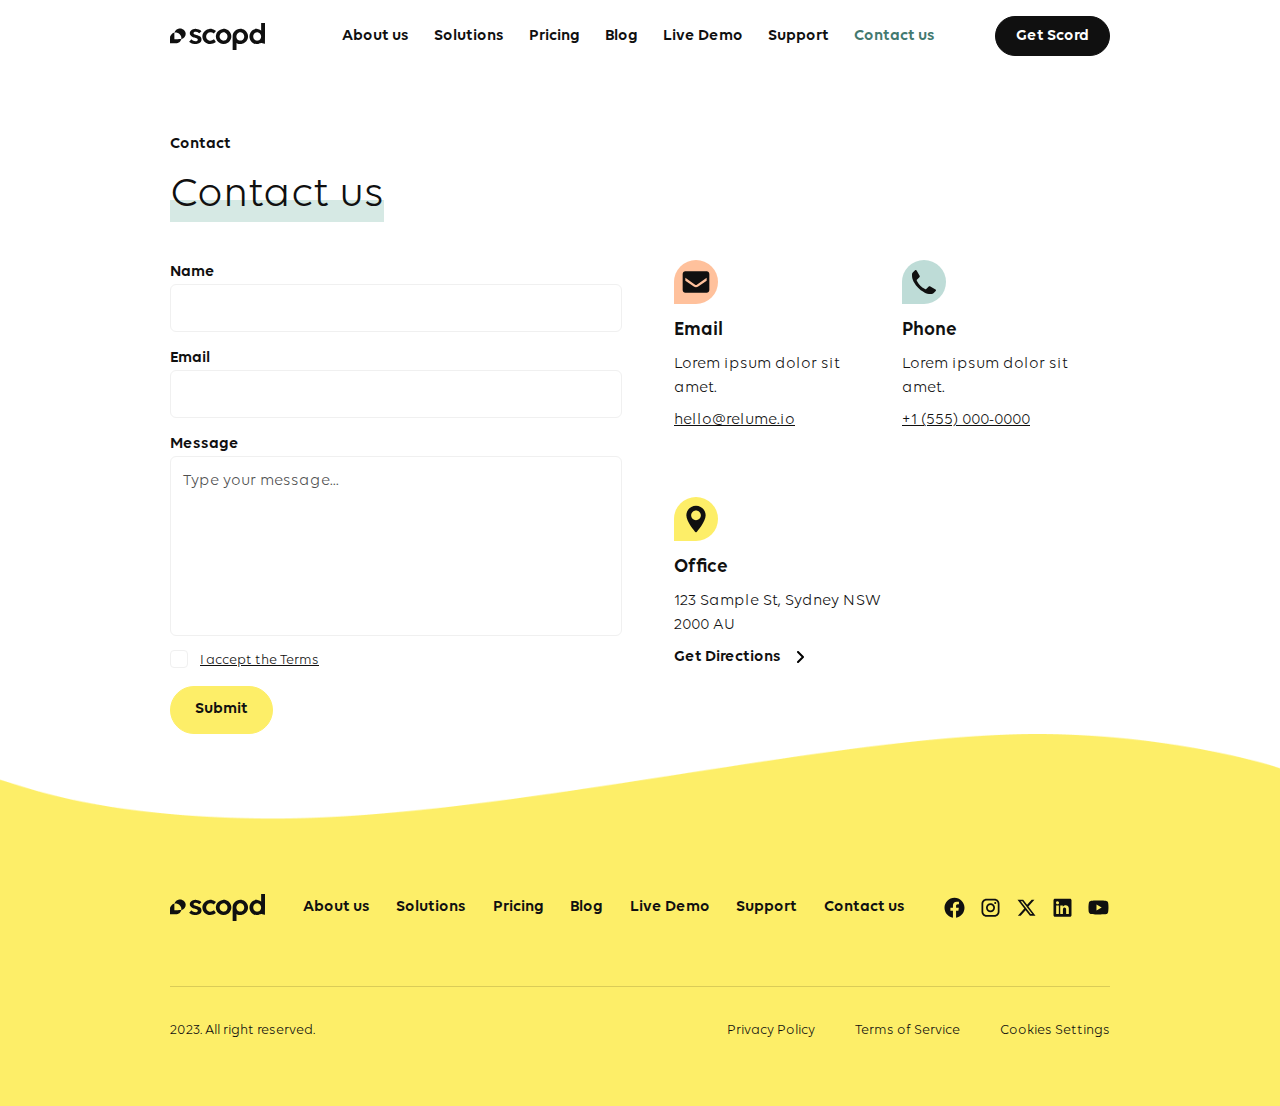
<file: contact.html>
<!DOCTYPE html>
<html lang="en">
<head>
    <meta charset="UTF-8">
    <meta http-equiv="X-UA-Compatible" content="IE=edge">
    <meta name="viewport" content="width=device-width, initial-scale=1.0">
    <link rel="stylesheet" href="css/lightbox.min.css">
    <link rel="stylesheet" href="https://cdn.jsdelivr.net/npm/swiper@11/swiper-bundle.min.css" />
    <link rel="stylesheet" href="css/style.min.css">
    <title>Contact us</title>
</head>

<body>
    <div class="wrapper">
        <header class="header header_black">
            <div class="header__main">
                <div class="header__container container">
                    <div class="header__row">
                        <a href="index.html" class="header__logo logo">
                            <img src="img/logo.svg" alt="logo">
                        </a>
                        <nav class="header__menu menu" data-da="mobile-header__body, 0, 992">
                            <ul class="menu__list">
                                <li class="menu__item">
                                    <a href="about.html" class="menu__link">About us</a>
                                </li>
                                <li class="menu__item">
                                    <a href="solution.html" class="menu__link">Solutions</a>
                                </li>
                                <li class="menu__item">
                                    <a href="pricing.html" class="menu__link">Pricing</a>
                                </li>
                                <li class="menu__item">
                                    <a href="blog.html" class="menu__link">Blog</a>
                                </li>
                                <li class="menu__item">
                                    <a href="" class="menu__link">Live Demo</a>
                                </li>
                                <li class="menu__item">
                                    <a href="support.html" class="menu__link">Support</a>
                                </li>
                                <li class="menu__item active">
                                    <a href="contact.html" class="menu__link">Contact us</a>
                                </li>
                            </ul>
                        </nav>
                        <a href="" class="header__get-btn btn btn_small"><span>Get Scord</span></a>
                        <button class="header__burger">
                            <span></span><span></span><span></span>
                        </button>
                    </div>
                </div>
            </div>
            <div class="header__mobile mobile-header">
                <div class="mobile-header__inner">
                    <div class="mobile-header__container container">
                        <div class="mobile-header__body"></div>
                    </div>
                </div>
            </div>
        </header>
        <main class="main contact-us">
            <section class="contact-us__contact contact">
                <div class="contact__container container">
                    <div class="contact__body">
                        <div class="tagline">Contact</div>
                        <h2 class="contact__title title-h2 underline underline_green">Contact us</h2>
                        <div class="contact__row">
                            <form action="#" class="contact__form form-contact">
                                <div class="form-contact__item">
                                    <label for="contactFormName" class="form-contact__label">Name</label>
                                    <input id="contactFormName" type="text" name='form[]' class="form-contact__input">
                                </div>
                                <div class="form-contact__item">
                                    <label for="contactFormEmail" class="form-contact__label">Email</label>
                                    <input id="contactFormEmail" type="email" name='form[]' class="form-contact__input">
                                </div>
                                <div class="form-contact__item">
                                    <label for="contactFormMessage" class="form-contact__label">Message</label>
                                    <textarea placeholder="Type your message..." name="form[]" id="contactFormMessage"
                                        class="form-contact__textarea"></textarea>
                                </div>
                                <div class="form-contact__item">
                                    <div class="checkbox">
                                        <input id="contactFormAccept" type='checkbox' name='form[]'
                                            class='checkbox__input'>
                                        <label for="contactFormAccept" class="checkbox__label">
                                            <a href="" target="_blank"><span>I accept the Terms</span></I></a>
                                        </label>
                                    </div>
                                </div>
                                <button type='submit' class='form-contact__btn btn btn_small btn_yellow'>Submit</button>
                            </form>
                            <div class="contact__items">
                                <div class="contact__column">
                                    <div class="contact__item contact__item_email item-contact">
                                        <div class="item-contact__icon">
                                            <img src="img/icons/email.svg" alt="email">
                                        </div>
                                        <div class="item-contact__title">Email</div>
                                        <div class="item-contact__content">
                                            <div class="item-contact__text">Lorem ipsum dolor sit amet.</div>
                                            <a href="mailto:hello@relume.io"
                                                class="item-contact__link">hello@relume.io</a>
                                        </div>
                                    </div>
                                </div>
                                <div class="contact__column">
                                    <div class="contact__item contact__item_phone item-contact">
                                        <div class="item-contact__icon">
                                            <img src="img/icons/phone.svg" alt="phone">
                                        </div>
                                        <div class="item-contact__title">Phone</div>
                                        <div class="item-contact__content">
                                            <div class="item-contact__text">Lorem ipsum dolor sit amet.</div>
                                            <a href="tel:+15550000000" class="item-contact__link">+1 (555) 000-0000</a>
                                        </div>
                                    </div>
                                </div>
                                <div class="contact__column">
                                    <div class="contact__item contact__item_office item-contact">
                                        <div class="item-contact__icon">
                                            <img src="img/icons/office.svg" alt="office">
                                        </div>
                                        <div class="item-contact__title">Office</div>
                                        <div class="item-contact__content">
                                            <div class="item-contact__text">123 Sample St, Sydney NSW<br> 2000 AU</div>
                                            <a href="" class="item-contact__btn">Get Directions</a>
                                        </div>
                                    </div>
                                </div>
                            </div>
                        </div>
                    </div>
                </div>
            </section>
        </main>
        <footer class="footer">
    <div class="footer__container container">
        <div class="footer__row">
            <a href="index.html" class="footer__logo logo">
                <img src="img/logo.svg" alt="logo">
            </a>
            <nav class="footer__menu menu">
                <ul class="menu__list">
                    <li class="menu__item">
                        <a href="about.html" class="menu__link">About us</a>
                    </li>
                    <li class="menu__item">
                        <a href="solution.html" class="menu__link">Solutions</a>
                    </li>
                    <li class="menu__item">
                        <a href="pricing.html" class="menu__link">Pricing</a>
                    </li>
                    <li class="menu__item">
                        <a href="blog.html" class="menu__link">Blog</a>
                    </li>
                    <li class="menu__item">
                        <a href="" class="menu__link">Live Demo</a>
                    </li>
                    <li class="menu__item">
                        <a href="support.html" class="menu__link">Support</a>
                    </li>
                    <li class="menu__item">
                        <a href="contact.html" class="menu__link">Contact us</a>
                    </li>
                </ul>
            </nav>
            <div class="footer__socials socials">
                <ul class="socials__items">
                    <li class="socials__item">
                        <a href="" class="socials__link">
                            <img src="img/icons/socials/facebook.svg" alt="facebook">
                        </a>
                    </li>
                    <li class="socials__item">
                        <a href="" class="socials__link">
                            <img src="img/icons/socials/instagram.svg" alt="instagram">
                        </a>
                    </li>
                    <li class="socials__item">
                        <a href="" class="socials__link">
                            <img src="img/icons/socials/x.svg" alt="x">
                        </a>
                    </li>
                    <li class="socials__item">
                        <a href="" class="socials__link">
                            <img src="img/icons/socials/linkedin.svg" alt="linkedin">
                        </a>
                    </li>
                    <li class="socials__item">
                        <a href="" class="socials__link">
                            <img src="img/icons/socials/youtube.svg" alt="youtube">
                        </a>
                    </li>
                </ul>
            </div>
        </div>
        <div class="footer__copyright copyright">
            <div class="copyright__text">2023. All right reserved.</div>
            <div class="copyright__links links-copyright">
                <ul class="links-copyright__items">
                    <li class="links-copyright__item">
                        <a href="" class="links-copyright__link">Privacy Policy</a>
                    </li>
                    <li class="links-copyright__item">
                        <a href="" class="links-copyright__link">Terms of Service</a>
                    </li>
                    <li class="links-copyright__item">
                        <a href="" class="links-copyright__link">Cookies Settings</a>
                    </li>
                </ul>
            </div>
        </div>
    </div>
</footer>
    </div>
    <script src="https://code.jquery.com/jquery-3.7.1.min.js"></script>
    <script src="js/lightbox.js"></script>
    <script src="https://cdn.jsdelivr.net/npm/swiper@11/swiper-bundle.min.js"></script>
    <script src="js/app.min.js"></script>
</body>

</html>
</file>
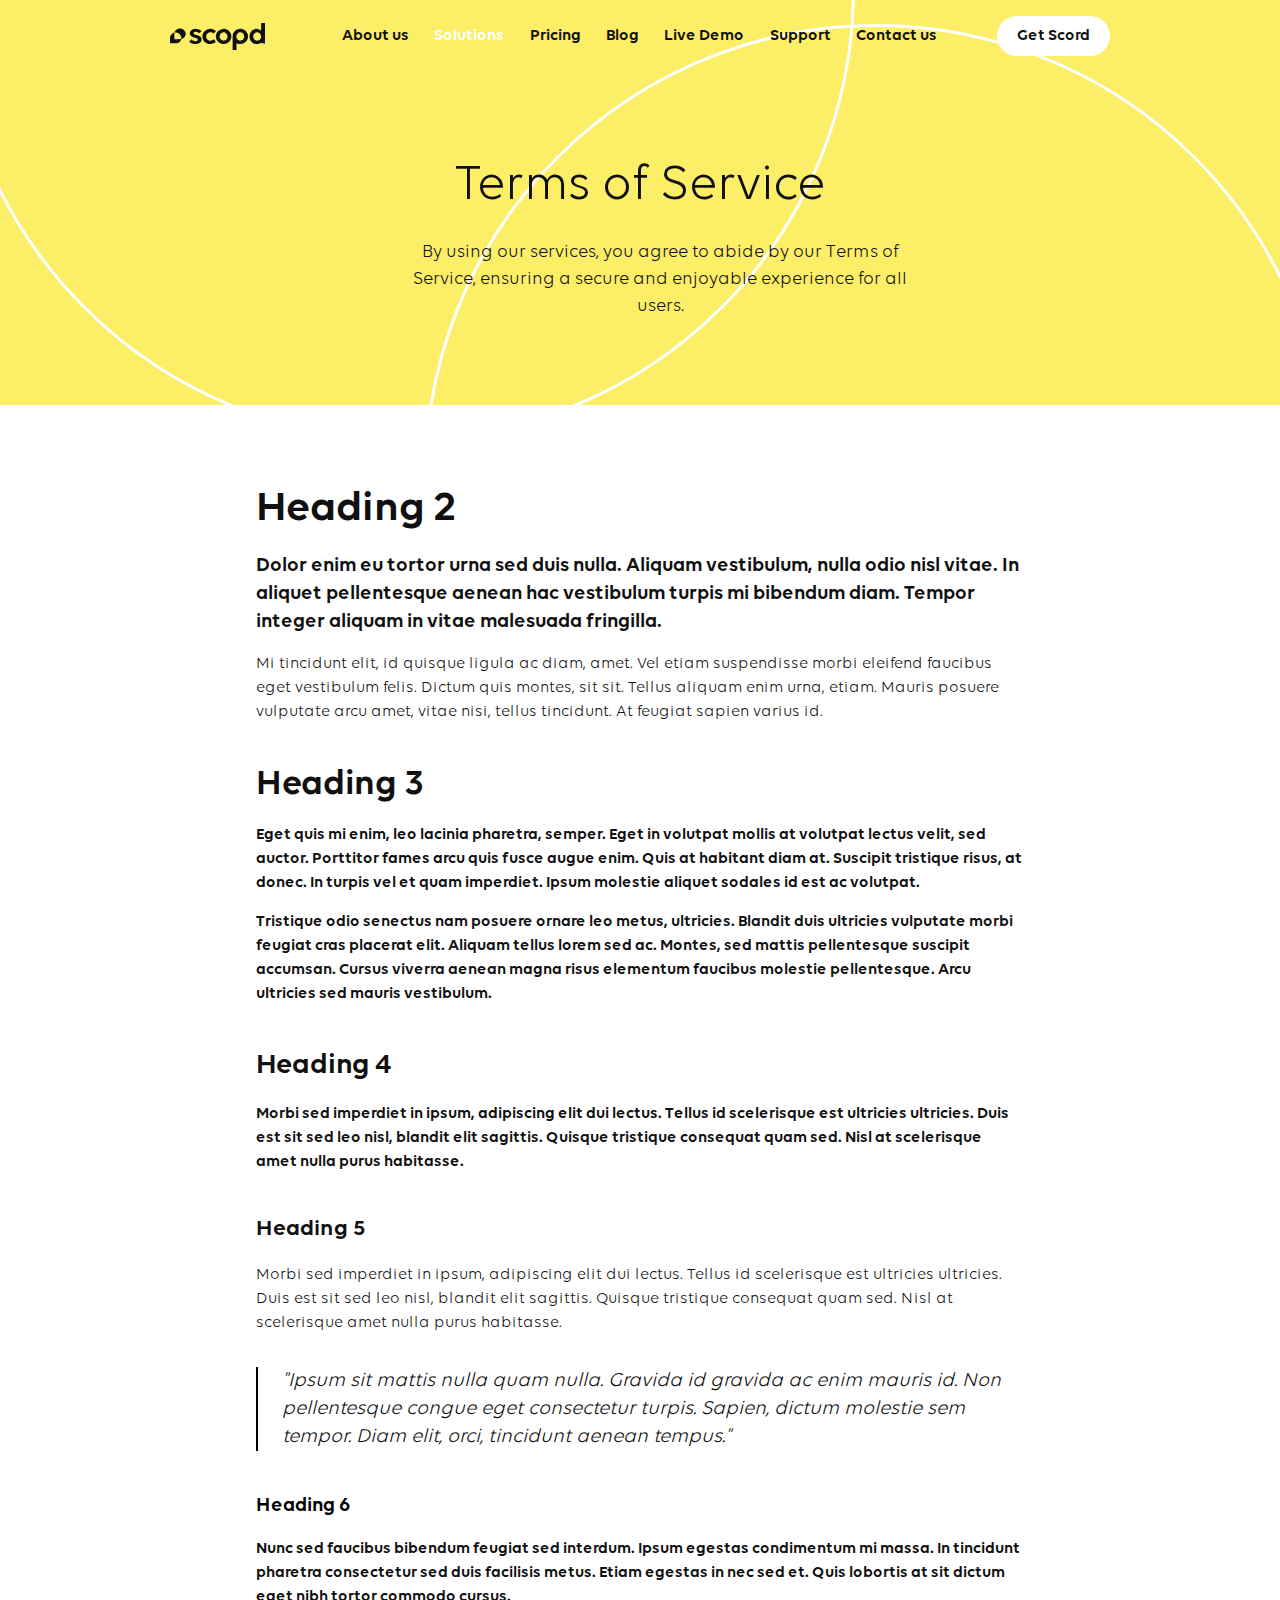
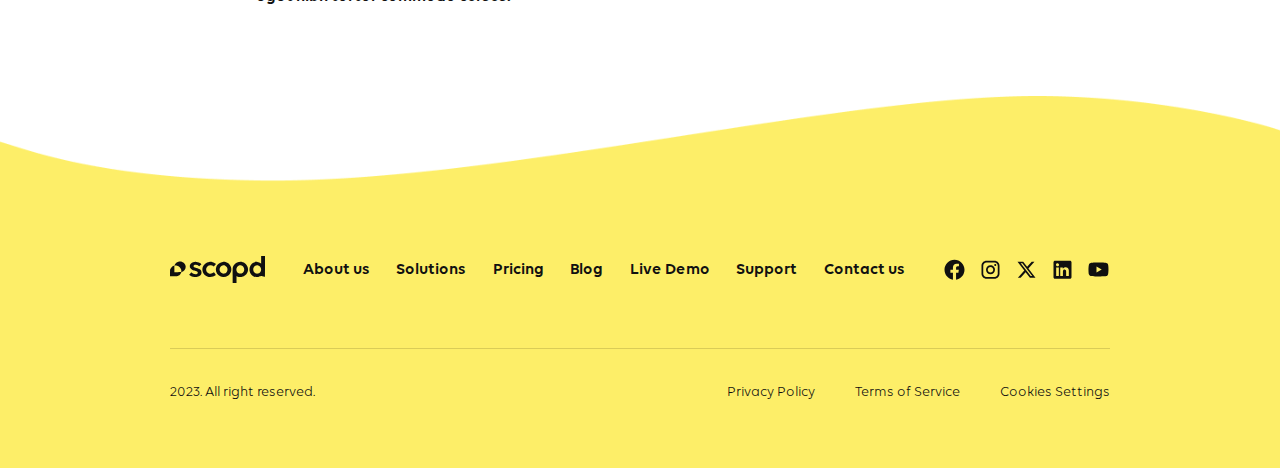
<file: legal.html>
<!DOCTYPE html>
<html lang="en">
<head>
    <meta charset="UTF-8">
    <meta http-equiv="X-UA-Compatible" content="IE=edge">
    <meta name="viewport" content="width=device-width, initial-scale=1.0">
    <link rel="stylesheet" href="css/lightbox.min.css">
    <link rel="stylesheet" href="https://cdn.jsdelivr.net/npm/swiper@11/swiper-bundle.min.css" />
    <link rel="stylesheet" href="css/style.min.css">
    <title>Legal</title>
</head>

<body>
    <div class="wrapper">
        <header class="header header_white">
            <div class="header__main">
                <div class="header__container container">
                    <div class="header__row">
                        <a href="index.html" class="header__logo logo">
                            <img src="img/logo.svg" alt="logo">
                        </a>
                        <nav class="header__menu menu" data-da="mobile-header__body, 0, 992">
                            <ul class="menu__list">
                                <li class="menu__item">
                                    <a href="about.html" class="menu__link">About us</a>
                                </li>
                                <li class="menu__item active">
                                    <a href="solution.html" class="menu__link">Solutions</a>
                                </li>
                                <li class="menu__item">
                                    <a href="pricing.html" class="menu__link">Pricing</a>
                                </li>
                                <li class="menu__item">
                                    <a href="blog.html" class="menu__link">Blog</a>
                                </li>
                                <li class="menu__item">
                                    <a href="" class="menu__link">Live Demo</a>
                                </li>
                                <li class="menu__item">
                                    <a href="support.html" class="menu__link">Support</a>
                                </li>
                                <li class="menu__item">
                                    <a href="contact.html" class="menu__link">Contact us</a>
                                </li>
                            </ul>
                        </nav>
                        <a href="" class="header__get-btn btn btn_small"><span>Get Scord</span></a>
                        <button class="header__burger">
                            <span></span><span></span><span></span>
                        </button>
                    </div>
                </div>
            </div>
            <div class="header__mobile mobile-header">
                <div class="mobile-header__inner">
                    <div class="mobile-header__container container">
                        <div class="mobile-header__body"></div>
                    </div>
                </div>
            </div>
        </header>
        <main class="main legal">
            <section class="legal__fullscreen fullscreen-legal">
                <div class="fullscreen-home__content">
                    <div class="fullscreen-home__container container">
                        <div class="fullscreen-home__body">
                            <h1 class="fullscreen-home__title title-h1">
                                Terms of Service
                            </h1>
                            <div class="fullscreen-home__subtitle subtitle">
                                <p>
                                    By using our services, you agree to abide by our Terms of Service, ensuring a secure
                                    and enjoyable experience for all users.
                                </p>
                            </div>
                        </div>
                    </div>
                </div>
            </section>
            <section class="legal__content-block content-block">
                <div class="content-block__container container">
                    <div class="content-block__body">
                        <div class="content-block__item">
                            <h2 class="content-block__title title-h2">Heading 2</h2>
                            <div class="content-block__text content-block__text_big content-block__text_bold">
                                <p>
                                    Dolor enim eu tortor urna sed duis nulla. Aliquam vestibulum, nulla odio nisl vitae.
                                    In aliquet pellentesque aenean hac vestibulum turpis mi bibendum diam. Tempor
                                    integer aliquam in vitae malesuada fringilla.
                                </p>
                            </div>
                            <div class="content-block__text">
                                <p>
                                    Mi tincidunt elit, id quisque ligula ac diam, amet. Vel etiam suspendisse morbi
                                    eleifend faucibus eget vestibulum felis. Dictum quis montes, sit sit. Tellus aliquam
                                    enim urna, etiam. Mauris posuere vulputate arcu amet, vitae nisi, tellus tincidunt.
                                    At feugiat sapien varius id.
                                </p>
                            </div>
                        </div>
                        <div class="content-block__item">
                            <h3 class="content-block__title title-h3">Heading 3</h3>
                            <div class="content-block__text content-block__text_bold">
                                <p>
                                    Eget quis mi enim, leo lacinia pharetra, semper. Eget in volutpat mollis at volutpat
                                    lectus velit, sed auctor. Porttitor fames arcu quis fusce augue enim. Quis at
                                    habitant diam at. Suscipit tristique risus, at donec. In turpis vel et quam
                                    imperdiet. Ipsum molestie aliquet sodales id est ac volutpat.
                                </p>
                                <p>
                                    Tristique odio senectus nam posuere ornare leo metus, ultricies. Blandit duis
                                    ultricies vulputate morbi feugiat cras placerat elit. Aliquam tellus lorem sed ac.
                                    Montes, sed mattis pellentesque suscipit accumsan. Cursus viverra aenean magna risus
                                    elementum faucibus molestie pellentesque. Arcu ultricies sed mauris vestibulum.
                                </p>
                            </div>
                        </div>
                        <div class="content-block__item">
                            <h4 class="content-block__title title-h4">Heading 4</h4>
                            <div class="content-block__text content-block__text_bold">
                                <p>
                                    Morbi sed imperdiet in ipsum, adipiscing elit dui lectus. Tellus id scelerisque est
                                    ultricies ultricies. Duis est sit sed leo nisl, blandit elit sagittis. Quisque
                                    tristique consequat quam sed. Nisl at scelerisque amet nulla purus habitasse.
                                </p>
                            </div>
                        </div>
                        <div class="content-block__item">
                            <h5 class="content-block__title title-h5">Heading 5</h5>
                            <div class="content-block__text">
                                <p>
                                    Morbi sed imperdiet in ipsum, adipiscing elit dui lectus. Tellus id scelerisque est
                                    ultricies ultricies. Duis est sit sed leo nisl, blandit elit sagittis. Quisque
                                    tristique consequat quam sed. Nisl at scelerisque amet nulla purus habitasse.
                                </p>
                            </div>
                            <div class="content-block__quote">
                                <p>
                                    "Ipsum sit mattis nulla quam nulla. Gravida id gravida ac enim mauris id. Non
                                    pellentesque congue eget consectetur turpis. Sapien, dictum molestie sem tempor.
                                    Diam elit, orci, tincidunt aenean tempus."
                                </p>
                            </div>
                        </div>
                        <div class="content-block__item">
                            <h6 class="content-block__title title-h6">Heading 6</h6>
                            <div class="content-block__text content-block__text_bold">
                                <p>
                                    Nunc sed faucibus bibendum feugiat sed interdum. Ipsum egestas condimentum mi massa.
                                    In tincidunt pharetra consectetur sed duis facilisis metus. Etiam egestas in nec sed
                                    et. Quis lobortis at sit dictum eget nibh tortor commodo cursus.
                                </p>
                            </div>
                        </div>
                    </div>
                </div>
            </section>
        </main>
        <footer class="footer">
    <div class="footer__container container">
        <div class="footer__row">
            <a href="index.html" class="footer__logo logo">
                <img src="img/logo.svg" alt="logo">
            </a>
            <nav class="footer__menu menu">
                <ul class="menu__list">
                    <li class="menu__item">
                        <a href="about.html" class="menu__link">About us</a>
                    </li>
                    <li class="menu__item">
                        <a href="solution.html" class="menu__link">Solutions</a>
                    </li>
                    <li class="menu__item">
                        <a href="pricing.html" class="menu__link">Pricing</a>
                    </li>
                    <li class="menu__item">
                        <a href="blog.html" class="menu__link">Blog</a>
                    </li>
                    <li class="menu__item">
                        <a href="" class="menu__link">Live Demo</a>
                    </li>
                    <li class="menu__item">
                        <a href="support.html" class="menu__link">Support</a>
                    </li>
                    <li class="menu__item">
                        <a href="contact.html" class="menu__link">Contact us</a>
                    </li>
                </ul>
            </nav>
            <div class="footer__socials socials">
                <ul class="socials__items">
                    <li class="socials__item">
                        <a href="" class="socials__link">
                            <img src="img/icons/socials/facebook.svg" alt="facebook">
                        </a>
                    </li>
                    <li class="socials__item">
                        <a href="" class="socials__link">
                            <img src="img/icons/socials/instagram.svg" alt="instagram">
                        </a>
                    </li>
                    <li class="socials__item">
                        <a href="" class="socials__link">
                            <img src="img/icons/socials/x.svg" alt="x">
                        </a>
                    </li>
                    <li class="socials__item">
                        <a href="" class="socials__link">
                            <img src="img/icons/socials/linkedin.svg" alt="linkedin">
                        </a>
                    </li>
                    <li class="socials__item">
                        <a href="" class="socials__link">
                            <img src="img/icons/socials/youtube.svg" alt="youtube">
                        </a>
                    </li>
                </ul>
            </div>
        </div>
        <div class="footer__copyright copyright">
            <div class="copyright__text">2023. All right reserved.</div>
            <div class="copyright__links links-copyright">
                <ul class="links-copyright__items">
                    <li class="links-copyright__item">
                        <a href="" class="links-copyright__link">Privacy Policy</a>
                    </li>
                    <li class="links-copyright__item">
                        <a href="" class="links-copyright__link">Terms of Service</a>
                    </li>
                    <li class="links-copyright__item">
                        <a href="" class="links-copyright__link">Cookies Settings</a>
                    </li>
                </ul>
            </div>
        </div>
    </div>
</footer>
    </div>
    <script src="https://code.jquery.com/jquery-3.7.1.min.js"></script>
    <script src="js/lightbox.js"></script>
    <script src="https://cdn.jsdelivr.net/npm/swiper@11/swiper-bundle.min.js"></script>
    <script src="js/app.min.js"></script>
</body>

</html>
</file>
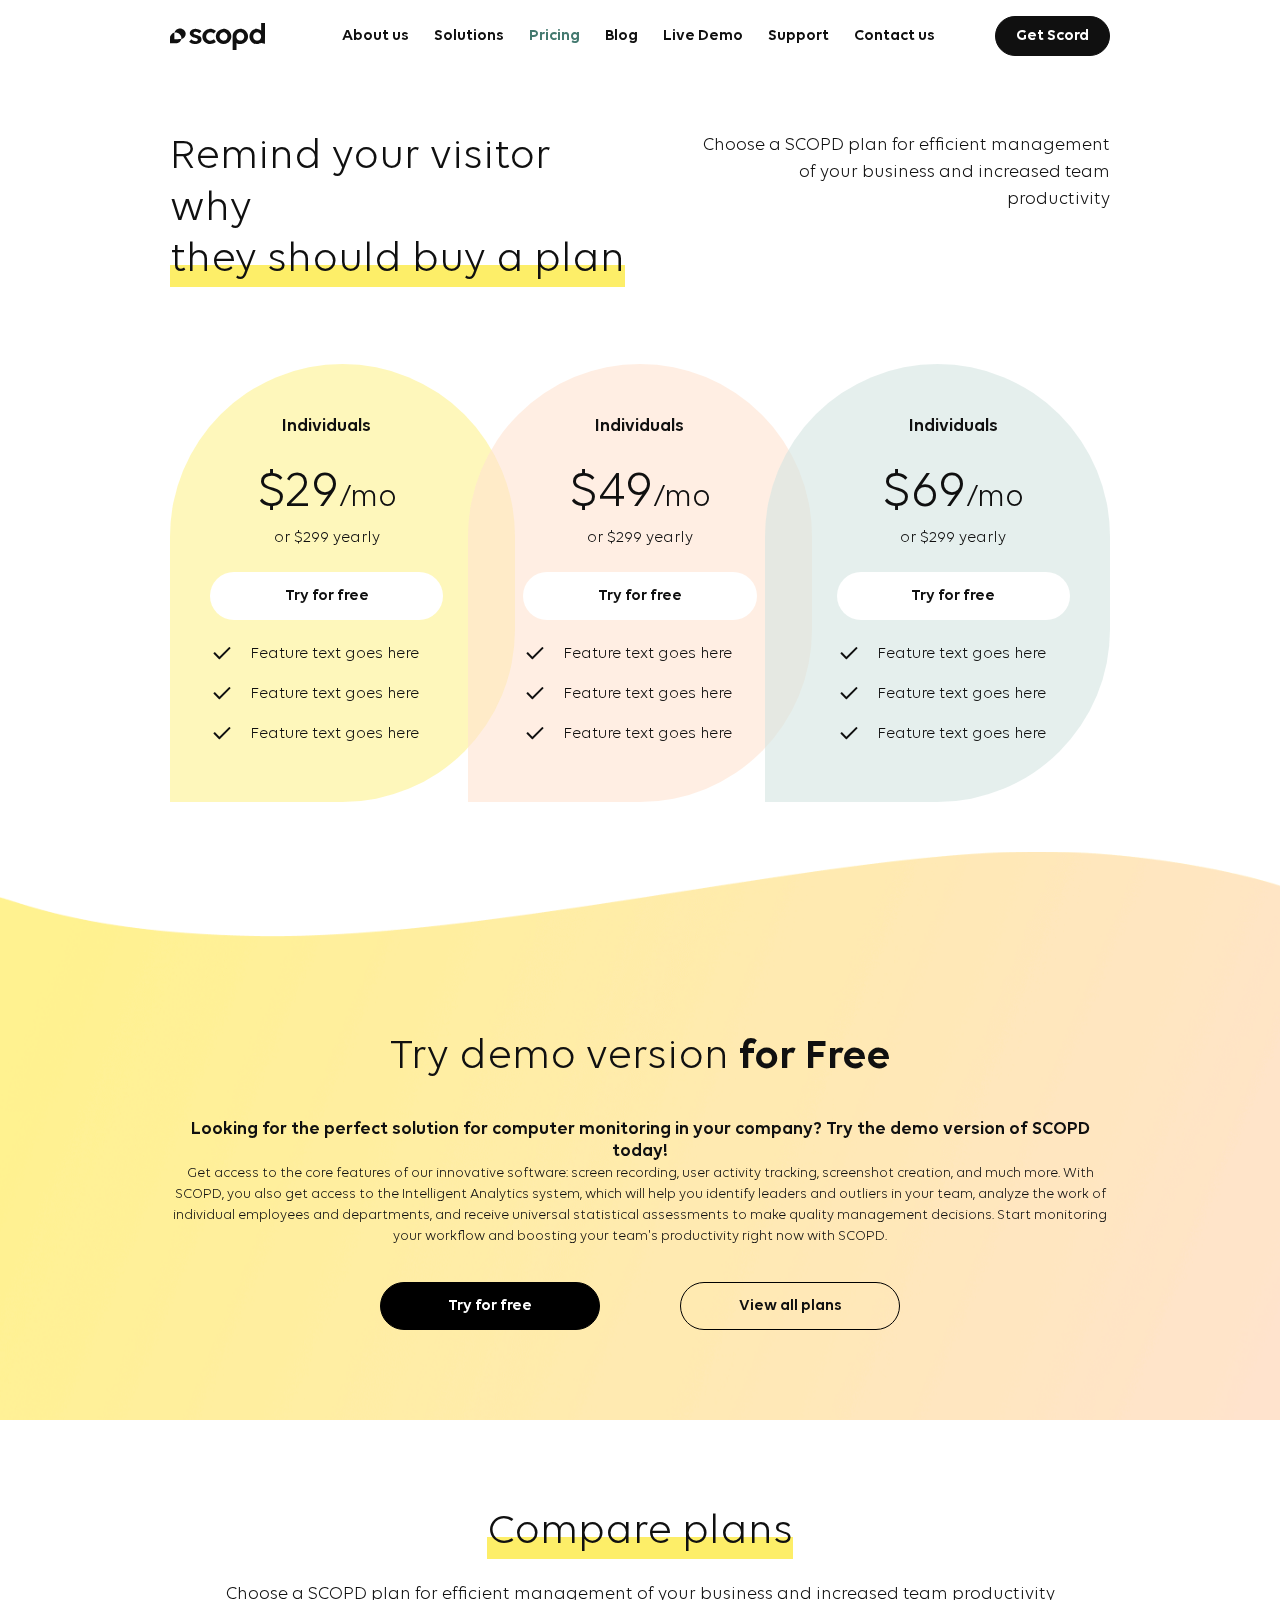
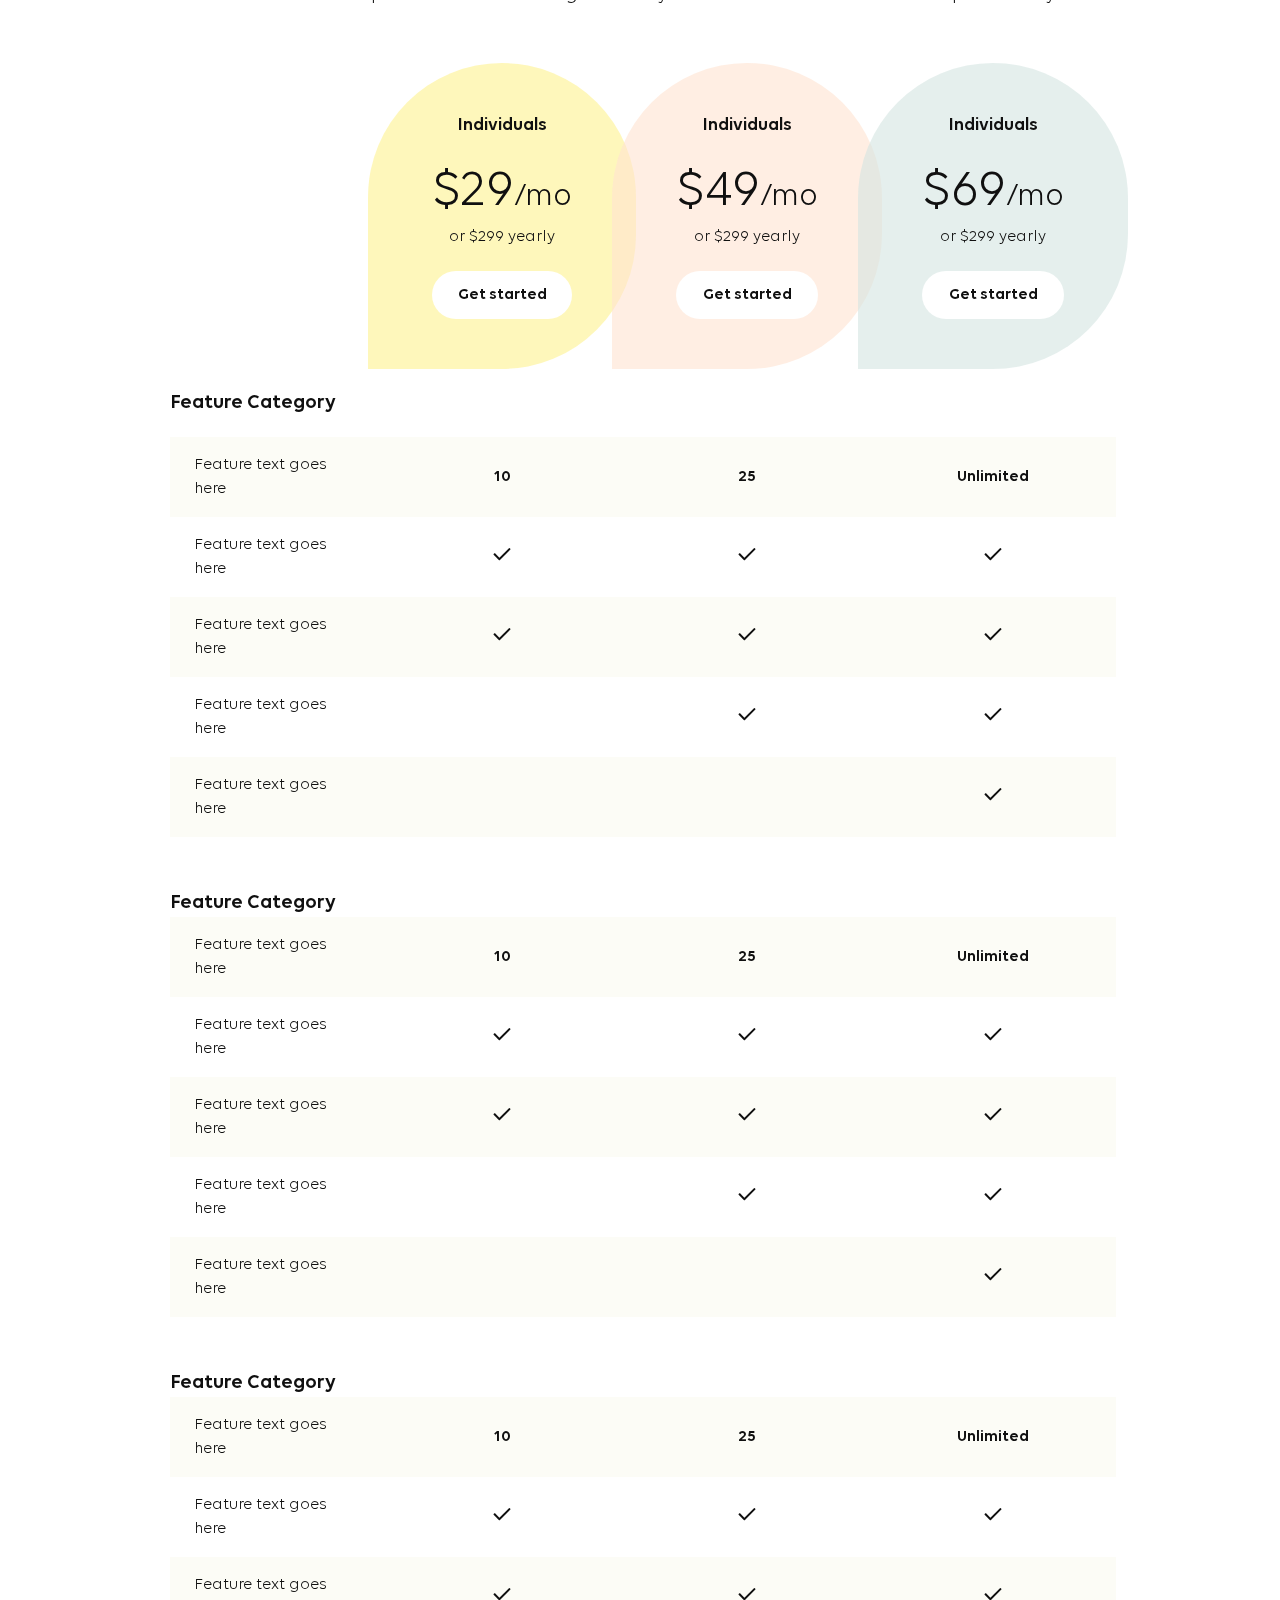
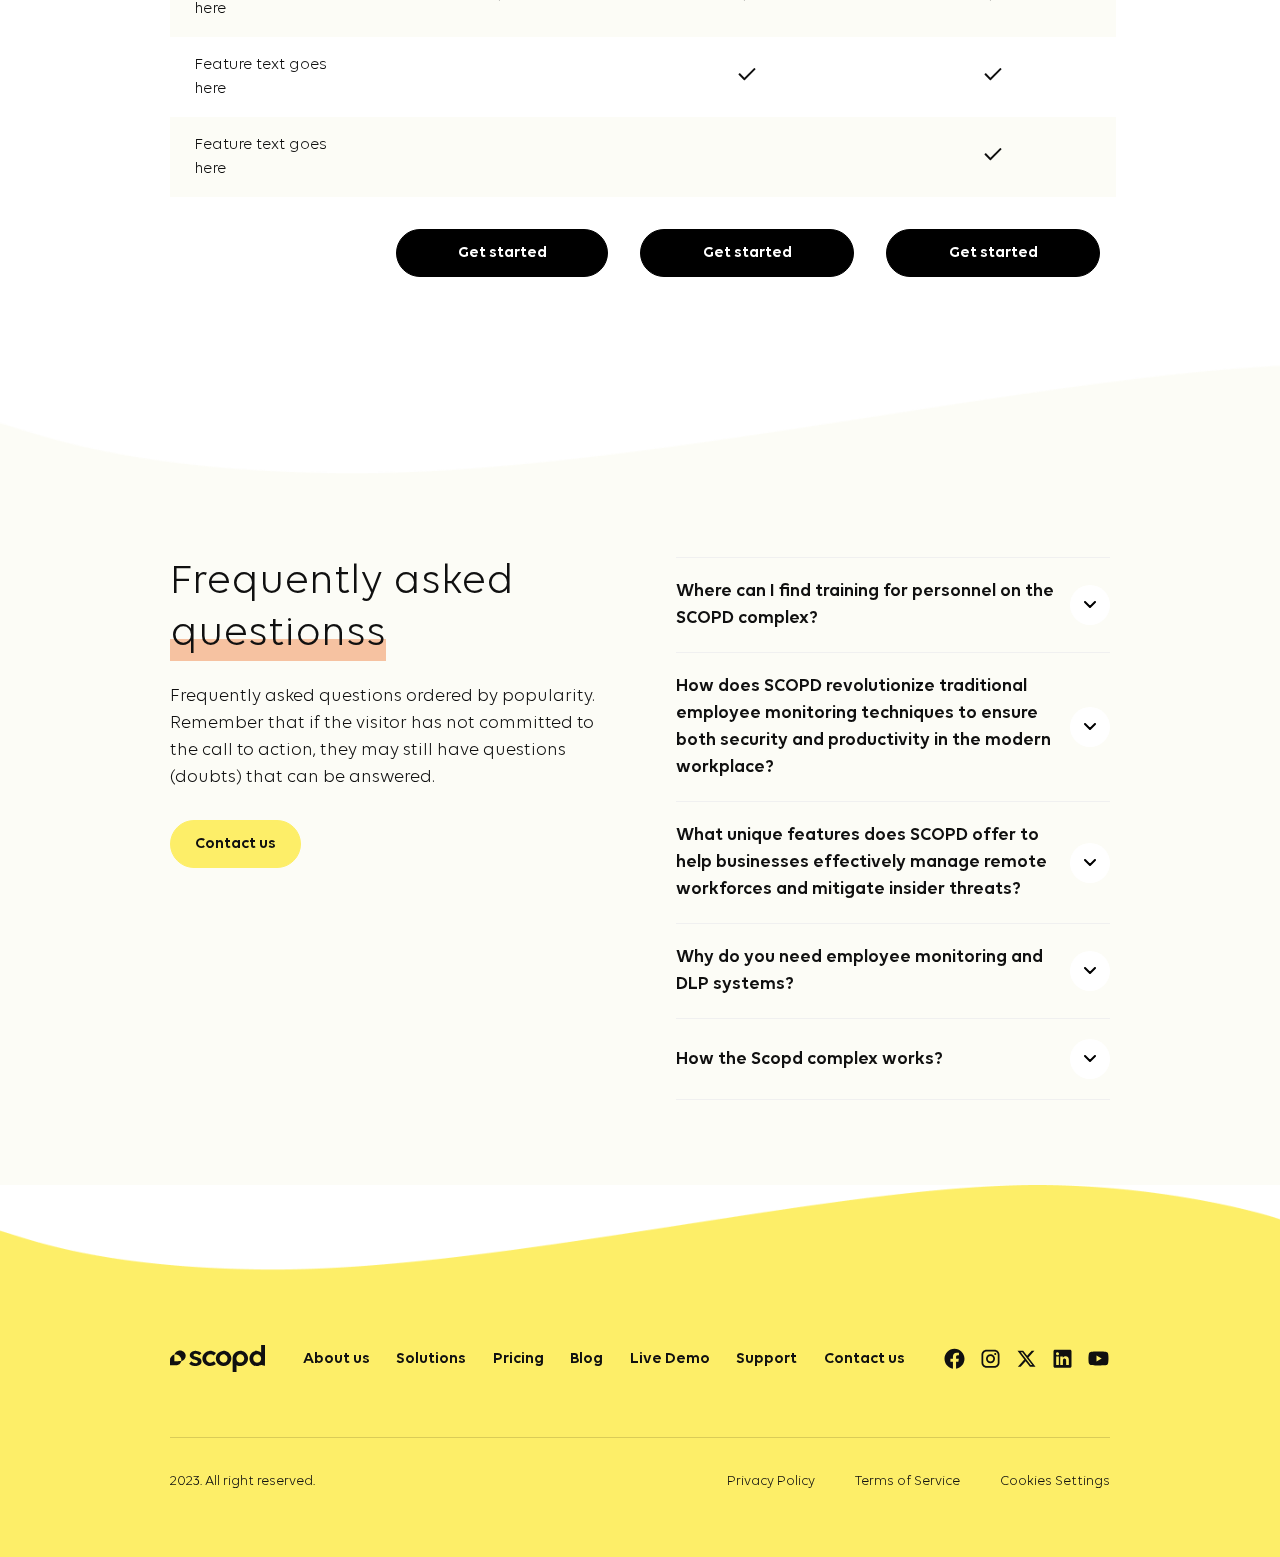
<file: pricing.html>
<!DOCTYPE html>
<html lang="en">
<head>
    <meta charset="UTF-8">
    <meta http-equiv="X-UA-Compatible" content="IE=edge">
    <meta name="viewport" content="width=device-width, initial-scale=1.0">
    <link rel="stylesheet" href="css/lightbox.min.css">
    <link rel="stylesheet" href="https://cdn.jsdelivr.net/npm/swiper@11/swiper-bundle.min.css" />
    <link rel="stylesheet" href="css/style.min.css">
    <title>Pricing</title>
</head>

<body>
    <div class="wrapper">
        <header class="header header_black">
            <div class="header__main">
                <div class="header__container container">
                    <div class="header__row">
                        <a href="index.html" class="header__logo logo">
                            <img src="img/logo.svg" alt="logo">
                        </a>
                        <nav class="header__menu menu" data-da="mobile-header__body, 0, 992">
                            <ul class="menu__list">
                                <li class="menu__item">
                                    <a href="about.html" class="menu__link">About us</a>
                                </li>
                                <li class="menu__item">
                                    <a href="solution.html" class="menu__link">Solutions</a>
                                </li>
                                <li class="menu__item active">
                                    <a href="pricing.html" class="menu__link">Pricing</a>
                                </li>
                                <li class="menu__item">
                                    <a href="blog.html" class="menu__link">Blog</a>
                                </li>
                                <li class="menu__item">
                                    <a href="" class="menu__link">Live Demo</a>
                                </li>
                                <li class="menu__item">
                                    <a href="support.html" class="menu__link">Support</a>
                                </li>
                                <li class="menu__item">
                                    <a href="contact.html" class="menu__link">Contact us</a>
                                </li>
                            </ul>
                        </nav>
                        <a href="" class="header__get-btn btn btn_small"><span>Get Scord</span></a>
                        <button class="header__burger">
                            <span></span><span></span><span></span>
                        </button>
                    </div>
                </div>
            </div>
            <div class="header__mobile mobile-header">
                <div class="mobile-header__inner">
                    <div class="mobile-header__container container">
                        <div class="mobile-header__body"></div>
                    </div>
                </div>
            </div>
        </header>
        <main class="main pricing">
            <section class="pricing__price price">
                <div class="price__container container">
                    <div class="price__body">
                        <div class="price__top">
                            <h2 class="price__title title-h2">
                                Remind your visitor why
                                <span class="underline underline_yellow">they should buy a plan</span>
                            </h2>
                            <div class="price__subtitle subtitle">
                                Choose a SCOPD plan for efficient management of your business and increased team
                                productivity
                            </div>
                        </div>
                        <div class="price__items">
                            <div class="price__item price__item_yellow item-price">
                                <div class="item-price__body">
                                    <div class="item-price__label">Individuals</div>
                                    <div class="item-price__month">
                                        <span>$29</span>/mo
                                    </div>
                                    <div class="item-price__year">
                                        or $299 yearly
                                    </div>
                                    <a href="" class="item-price__btn btn">Try for free</a>
                                    <ul class="item-price__list">
                                        <li class="item-price__list-item">Feature text goes here</li>
                                        <li class="item-price__list-item">Feature text goes here</li>
                                        <li class="item-price__list-item">Feature text goes here</li>
                                    </ul>
                                </div>
                            </div>
                            <div class="price__item price__item_red item-price">
                                <div class="item-price__body">
                                    <div class="item-price__label">Individuals</div>
                                    <div class="item-price__month">
                                        <span>$49</span>/mo
                                    </div>
                                    <div class="item-price__year">
                                        or $299 yearly
                                    </div>
                                    <a href="" class="item-price__btn btn">Try for free</a>
                                    <ul class="item-price__list">
                                        <li class="item-price__list-item">Feature text goes here</li>
                                        <li class="item-price__list-item">Feature text goes here</li>
                                        <li class="item-price__list-item">Feature text goes here</li>
                                    </ul>
                                </div>
                            </div>
                            <div class="price__item price__item_green item-price">
                                <div class="item-price__body">
                                    <div class="item-price__label">Individuals</div>
                                    <div class="item-price__month">
                                        <span>$69</span>/mo
                                    </div>
                                    <div class="item-price__year">
                                        or $299 yearly
                                    </div>
                                    <a href="" class="item-price__btn btn">Try for free</a>
                                    <ul class="item-price__list">
                                        <li class="item-price__list-item">Feature text goes here</li>
                                        <li class="item-price__list-item">Feature text goes here</li>
                                        <li class="item-price__list-item">Feature text goes here</li>
                                    </ul>
                                </div>
                            </div>
                        </div>
                    </div>
                </div>
            </section>
            <section class="pricing__demo demo">
                <div class="demo__container container">
                    <div class="demo__body">
                        <h2 class="demo__title title-h2">
                            Try demo version <span>for Free</span>
                        </h2>
                        <div class="demo__subtitle subtitle">
                            <p>
                                <span>Looking for the perfect solution for computer monitoring in your company? Try the
                                    demo version of SCOPD today!</span><br>
                                Get access to the core features of our innovative software: screen recording, user
                                activity tracking, screenshot creation, and much more. With SCOPD, you also get access
                                to the Intelligent Analytics system, which will help you identify leaders and outliers
                                in your team, analyze the work of individual employees and departments, and receive
                                universal statistical assessments to make quality management decisions. Start monitoring
                                your workflow and boosting your team's productivity right now with SCOPD.
                            </p>
                        </div>
                        <div class="demo__btns">
                            <a href="" class="demo__btn btn btn_big btn_dark">Try for free</a>
                            <a href="" class="demo__btn btn btn_big btn_transparent">View all plans</a>
                        </div>
                    </div>
                </div>
            </section>
            <section class="pricing__compare-plan compare-plan">
                <div class="compare-plan__container container">
                    <div class="compare-plan__body">
                        <div class="compare-plan__top">
                            <h2 class="compare-plan__title title-h2 underline underline_yellow">
                                Compare plans
                            </h2>
                            <div class="compare-plan__subtitle subtitle">
                                <p>
                                    Choose a SCOPD plan for efficient management of your business and increased team
                                    productivity
                                </p>
                            </div>
                        </div>
                        <div class="compare-plan__tariffs">
                            <table class="compare-plan__table table-compare-plan">
                                <thead class="table-compare-plan__head">
                                    <tr>
                                        <th></th>
                                        <th>
                                            <div class="price__item price__item_yellow item-price">
                                                <div class="item-price__body">
                                                    <div class="item-price__label">Individuals</div>
                                                    <div class="item-price__month">
                                                        <span>$29</span>/mo
                                                    </div>
                                                    <div class="item-price__year">
                                                        or $299 yearly
                                                    </div>
                                                    <a href="" class="item-price__btn btn">Get started</a>
                                                </div>
                                            </div>
                                        </th>
                                        <th>
                                            <div class="price__item price__item_red item-price">
                                                <div class="item-price__body">
                                                    <div class="item-price__label">Individuals</div>
                                                    <div class="item-price__month">
                                                        <span>$49</span>/mo
                                                    </div>
                                                    <div class="item-price__year">
                                                        or $299 yearly
                                                    </div>
                                                    <a href="" class="item-price__btn btn">Get started</a>
                                                </div>
                                            </div>
                                        </th>
                                        <th>
                                            <div class="price__item price__item_green item-price">
                                                <div class="item-price__body">
                                                    <div class="item-price__label">Individuals</div>
                                                    <div class="item-price__month">
                                                        <span>$69</span>/mo
                                                    </div>
                                                    <div class="item-price__year">
                                                        or $299 yearly
                                                    </div>
                                                    <a href="" class="item-price__btn btn">Get started</a>
                                                </div>
                                            </div>
                                        </th>
                                    </tr>
                                </thead>
                                <tbody class="table-compare-plan__body">
                                    <tr>
                                        <td>Feature Category</td>
                                        <td></td>
                                        <td></td>
                                        <td></td>
                                    </tr>
                                    <tr>
                                        <td>Feature text goes here</td>
                                        <td>10</td>
                                        <td>25</td>
                                        <td>Unlimited</td>
                                    </tr>
                                    <tr>
                                        <td>Feature text goes here</td>
                                        <td><span class="check"></span></td>
                                        <td><span class="check"></span></td>
                                        <td><span class="check"></span></td>
                                    </tr>
                                    <tr>
                                        <td>Feature text goes here</td>
                                        <td><span class="check"></span></td>
                                        <td><span class="check"></span></td>
                                        <td><span class="check"></span></td>
                                    </tr>
                                    <tr>
                                        <td>Feature text goes here</td>
                                        <td></td>
                                        <td><span class="check"></span></td>
                                        <td><span class="check"></span></td>
                                    </tr>
                                    <tr>
                                        <td>Feature text goes here</td>
                                        <td></td>
                                        <td></td>
                                        <td><span class="check"></span></td>
                                    </tr>
                                </tbody>
                                <tbody class="table-compare-plan__body">
                                    <tr>
                                        <td>Feature Category</td>
                                        <td></td>
                                        <td></td>
                                        <td></td>
                                    </tr>
                                    <tr>
                                        <td>Feature text goes here</td>
                                        <td>10</td>
                                        <td>25</td>
                                        <td>Unlimited</td>
                                    </tr>
                                    <tr>
                                        <td>Feature text goes here</td>
                                        <td><span class="check"></span></td>
                                        <td><span class="check"></span></td>
                                        <td><span class="check"></span></td>
                                    </tr>
                                    <tr>
                                        <td>Feature text goes here</td>
                                        <td><span class="check"></span></td>
                                        <td><span class="check"></span></td>
                                        <td><span class="check"></span></td>
                                    </tr>
                                    <tr>
                                        <td>Feature text goes here</td>
                                        <td></td>
                                        <td><span class="check"></span></td>
                                        <td><span class="check"></span></td>
                                    </tr>
                                    <tr>
                                        <td>Feature text goes here</td>
                                        <td></td>
                                        <td></td>
                                        <td><span class="check"></span></td>
                                    </tr>
                                </tbody>
                                <tbody class="table-compare-plan__body">
                                    <tr>
                                        <td>Feature Category</td>
                                        <td></td>
                                        <td></td>
                                        <td></td>
                                    </tr>
                                    <tr>
                                        <td>Feature text goes here</td>
                                        <td>10</td>
                                        <td>25</td>
                                        <td>Unlimited</td>
                                    </tr>
                                    <tr>
                                        <td>Feature text goes here</td>
                                        <td><span class="check"></span></td>
                                        <td><span class="check"></span></td>
                                        <td><span class="check"></span></td>
                                    </tr>
                                    <tr>
                                        <td>Feature text goes here</td>
                                        <td><span class="check"></span></td>
                                        <td><span class="check"></span></td>
                                        <td><span class="check"></span></td>
                                    </tr>
                                    <tr>
                                        <td>Feature text goes here</td>
                                        <td></td>
                                        <td><span class="check"></span></td>
                                        <td><span class="check"></span></td>
                                    </tr>
                                    <tr>
                                        <td>Feature text goes here</td>
                                        <td></td>
                                        <td></td>
                                        <td><span class="check"></span></td>
                                    </tr>
                                </tbody>
                                <tfoot class="table-compare-plan__foot">
                                    <tr>
                                        <th></th>
                                        <th><a href="" class="table-compare-plan__btn btn btn_dark">Get started</a></th>
                                        <th><a href="" class="table-compare-plan__btn btn btn_dark">Get started</a></th>
                                        <th><a href="" class="table-compare-plan__btn btn btn_dark">Get started</a></th>
                                    </tr>
                                </tfoot>
                            </table>
                        </div>
                    </div>
                </div>
            </section>
            <section class="pricing__question question">
                <div class="question__container container">
                    <div class="question__row">
                        <div class="question__content">
                            <h2 class="question__title title-h2">
                                Frequently asked <span class="underline underline_orange">questionss</span>
                            </h2>
                            <div class="question__subtitle subtitle">
                                <p>
                                    Frequently asked questions ordered by popularity. Remember that if the visitor has
                                    not committed to the call to action, they may still have questions (doubts) that can
                                    be answered.
                                </p>
                            </div>
                            <a href="" class="question__btn btn btn_small btn_yellow">Contact us</a>
                        </div>
                        <div class="question__items">
                            <div class="question__item item-question">
                                <div class="item-question__top top-item-question">
                                    <div class="top-item-question__title">
                                        Where can I find training for personnel on the SCOPD complex?
                                    </div>
                                    <button class="top-item-question__btn"></button>
                                </div>
                                <div class="item-question__body">
                                    <div class="item-question__text">
                                        <p>
                                            Lorem ipsum dolor sit amet, consectetur adipiscing elit. Cras hendrerit orci
                                            eget elit porta maximus. Morbi sed lobortis turpis. Nullam dictum ante vitae
                                            est sodales, vitae commodo enim venenatis. Nam non dignissim dui, euismod
                                            interdum justo. Ut eget magna id ligula suscipit eleifend id non nunc.
                                            Phasellus vestibulum nisi a pharetra laoreet. Vestibulum convallis fermentum
                                            metus. Etiam euismod commodo justo, in efficitur orci tempor elementum.
                                            Curabitur varius purus ut metus aliquam, at vestibulum ligula molestie.
                                            Vestibulum ac mi euismod, aliquet augue ut, hendrerit erat.
                                        </p>
                                    </div>
                                </div>
                            </div>
                            <div class="question__item item-question">
                                <div class="item-question__top top-item-question">
                                    <div class="top-item-question__title">
                                        How does SCOPD revolutionize traditional employee monitoring techniques to
                                        ensure both security and productivity in the modern workplace?
                                    </div>
                                    <button class="top-item-question__btn"></button>
                                </div>
                                <div class="item-question__body">
                                    <div class="item-question__text">
                                        <p>
                                            Lorem ipsum dolor sit amet, consectetur adipiscing elit. Cras hendrerit orci
                                            eget elit porta maximus. Morbi sed lobortis turpis. Nullam dictum ante vitae
                                            est sodales, vitae commodo enim venenatis. Nam non dignissim dui, euismod
                                            interdum justo. Ut eget magna id ligula suscipit eleifend id non nunc.
                                            Phasellus vestibulum nisi a pharetra laoreet. Vestibulum convallis fermentum
                                            metus. Etiam euismod commodo justo, in efficitur orci tempor elementum.
                                            Curabitur varius purus ut metus aliquam, at vestibulum ligula molestie.
                                            Vestibulum ac mi euismod, aliquet augue ut, hendrerit erat.
                                        </p>
                                    </div>
                                </div>
                            </div>
                            <div class="question__item item-question">
                                <div class="item-question__top top-item-question">
                                    <div class="top-item-question__title">
                                        What unique features does SCOPD offer to help businesses effectively manage
                                        remote workforces and mitigate insider threats?
                                    </div>
                                    <button class="top-item-question__btn"></button>
                                </div>
                                <div class="item-question__body">
                                    <div class="item-question__text">
                                        <p>
                                            Lorem ipsum dolor sit amet, consectetur adipiscing elit. Cras hendrerit orci
                                            eget elit porta maximus. Morbi sed lobortis turpis. Nullam dictum ante vitae
                                            est sodales, vitae commodo enim venenatis. Nam non dignissim dui, euismod
                                            interdum justo. Ut eget magna id ligula suscipit eleifend id non nunc.
                                            Phasellus vestibulum nisi a pharetra laoreet. Vestibulum convallis fermentum
                                            metus. Etiam euismod commodo justo, in efficitur orci tempor elementum.
                                            Curabitur varius purus ut metus aliquam, at vestibulum ligula molestie.
                                            Vestibulum ac mi euismod, aliquet augue ut, hendrerit erat.
                                        </p>
                                    </div>
                                </div>
                            </div>
                            <div class="question__item item-question">
                                <div class="item-question__top top-item-question">
                                    <div class="top-item-question__title">
                                        Why do you need employee monitoring and DLP systems?
                                    </div>
                                    <button class="top-item-question__btn"></button>
                                </div>
                                <div class="item-question__body">
                                    <div class="item-question__text">
                                        <p>
                                            Lorem ipsum dolor sit amet, consectetur adipiscing elit. Cras hendrerit orci
                                            eget elit porta maximus. Morbi sed lobortis turpis. Nullam dictum ante vitae
                                            est sodales, vitae commodo enim venenatis. Nam non dignissim dui, euismod
                                            interdum justo. Ut eget magna id ligula suscipit eleifend id non nunc.
                                            Phasellus vestibulum nisi a pharetra laoreet. Vestibulum convallis fermentum
                                            metus. Etiam euismod commodo justo, in efficitur orci tempor elementum.
                                            Curabitur varius purus ut metus aliquam, at vestibulum ligula molestie.
                                            Vestibulum ac mi euismod, aliquet augue ut, hendrerit erat.
                                        </p>
                                    </div>
                                </div>
                            </div>
                            <div class="question__item item-question">
                                <div class="item-question__top top-item-question">
                                    <div class="top-item-question__title">
                                        How the Scopd complex works?
                                    </div>
                                    <button class="top-item-question__btn"></button>
                                </div>
                                <div class="item-question__body">
                                    <div class="item-question__text">
                                        <p>
                                            Lorem ipsum dolor sit amet, consectetur adipiscing elit. Cras hendrerit orci
                                            eget elit porta maximus. Morbi sed lobortis turpis. Nullam dictum ante vitae
                                            est sodales, vitae commodo enim venenatis. Nam non dignissim dui, euismod
                                            interdum justo. Ut eget magna id ligula suscipit eleifend id non nunc.
                                            Phasellus vestibulum nisi a pharetra laoreet. Vestibulum convallis fermentum
                                            metus. Etiam euismod commodo justo, in efficitur orci tempor elementum.
                                            Curabitur varius purus ut metus aliquam, at vestibulum ligula molestie.
                                            Vestibulum ac mi euismod, aliquet augue ut, hendrerit erat.
                                        </p>
                                    </div>
                                </div>
                            </div>
                        </div>
                    </div>
                </div>
            </section>
        </main>
        <footer class="footer">
    <div class="footer__container container">
        <div class="footer__row">
            <a href="index.html" class="footer__logo logo">
                <img src="img/logo.svg" alt="logo">
            </a>
            <nav class="footer__menu menu">
                <ul class="menu__list">
                    <li class="menu__item">
                        <a href="about.html" class="menu__link">About us</a>
                    </li>
                    <li class="menu__item">
                        <a href="solution.html" class="menu__link">Solutions</a>
                    </li>
                    <li class="menu__item">
                        <a href="pricing.html" class="menu__link">Pricing</a>
                    </li>
                    <li class="menu__item">
                        <a href="blog.html" class="menu__link">Blog</a>
                    </li>
                    <li class="menu__item">
                        <a href="" class="menu__link">Live Demo</a>
                    </li>
                    <li class="menu__item">
                        <a href="support.html" class="menu__link">Support</a>
                    </li>
                    <li class="menu__item">
                        <a href="contact.html" class="menu__link">Contact us</a>
                    </li>
                </ul>
            </nav>
            <div class="footer__socials socials">
                <ul class="socials__items">
                    <li class="socials__item">
                        <a href="" class="socials__link">
                            <img src="img/icons/socials/facebook.svg" alt="facebook">
                        </a>
                    </li>
                    <li class="socials__item">
                        <a href="" class="socials__link">
                            <img src="img/icons/socials/instagram.svg" alt="instagram">
                        </a>
                    </li>
                    <li class="socials__item">
                        <a href="" class="socials__link">
                            <img src="img/icons/socials/x.svg" alt="x">
                        </a>
                    </li>
                    <li class="socials__item">
                        <a href="" class="socials__link">
                            <img src="img/icons/socials/linkedin.svg" alt="linkedin">
                        </a>
                    </li>
                    <li class="socials__item">
                        <a href="" class="socials__link">
                            <img src="img/icons/socials/youtube.svg" alt="youtube">
                        </a>
                    </li>
                </ul>
            </div>
        </div>
        <div class="footer__copyright copyright">
            <div class="copyright__text">2023. All right reserved.</div>
            <div class="copyright__links links-copyright">
                <ul class="links-copyright__items">
                    <li class="links-copyright__item">
                        <a href="" class="links-copyright__link">Privacy Policy</a>
                    </li>
                    <li class="links-copyright__item">
                        <a href="" class="links-copyright__link">Terms of Service</a>
                    </li>
                    <li class="links-copyright__item">
                        <a href="" class="links-copyright__link">Cookies Settings</a>
                    </li>
                </ul>
            </div>
        </div>
    </div>
</footer>
    </div>
    <script src="https://code.jquery.com/jquery-3.7.1.min.js"></script>
    <script src="js/lightbox.js"></script>
    <script src="https://cdn.jsdelivr.net/npm/swiper@11/swiper-bundle.min.js"></script>
    <script src="js/app.min.js"></script>
</body>

</html>
</file>
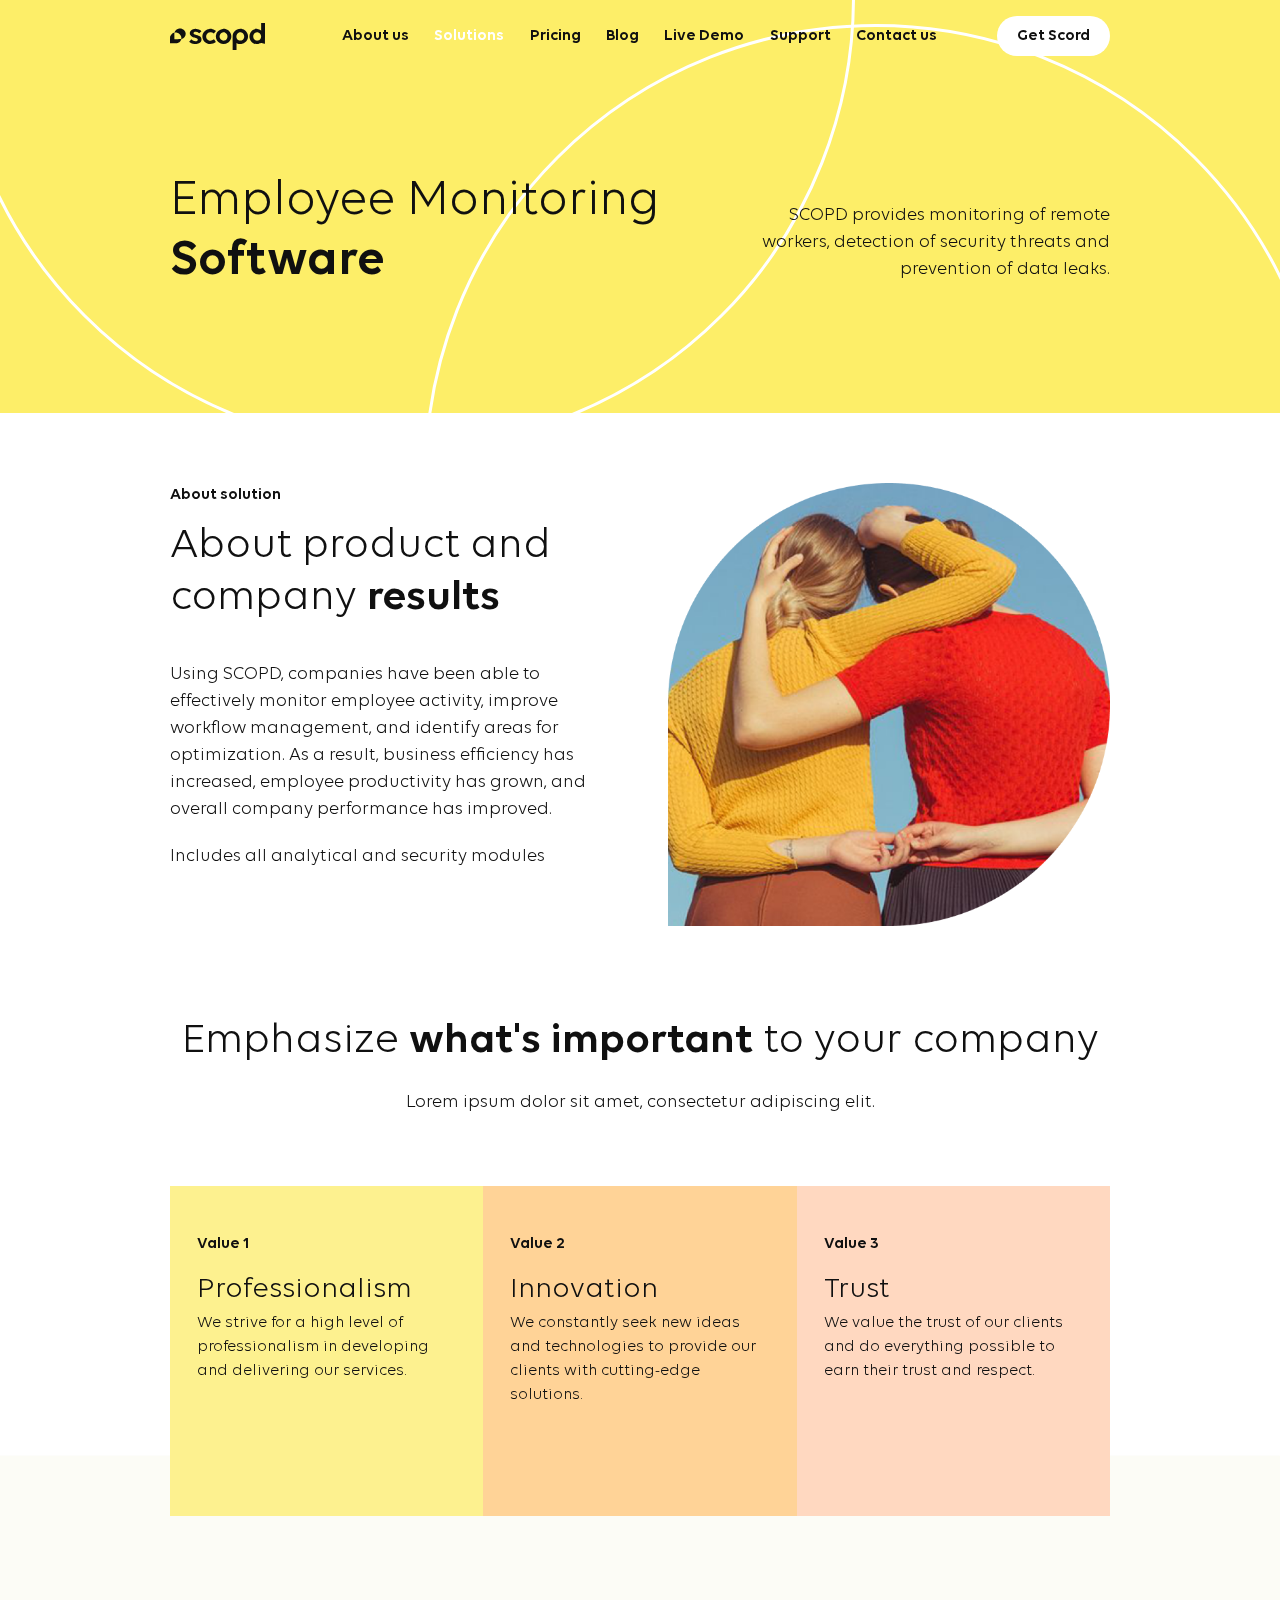
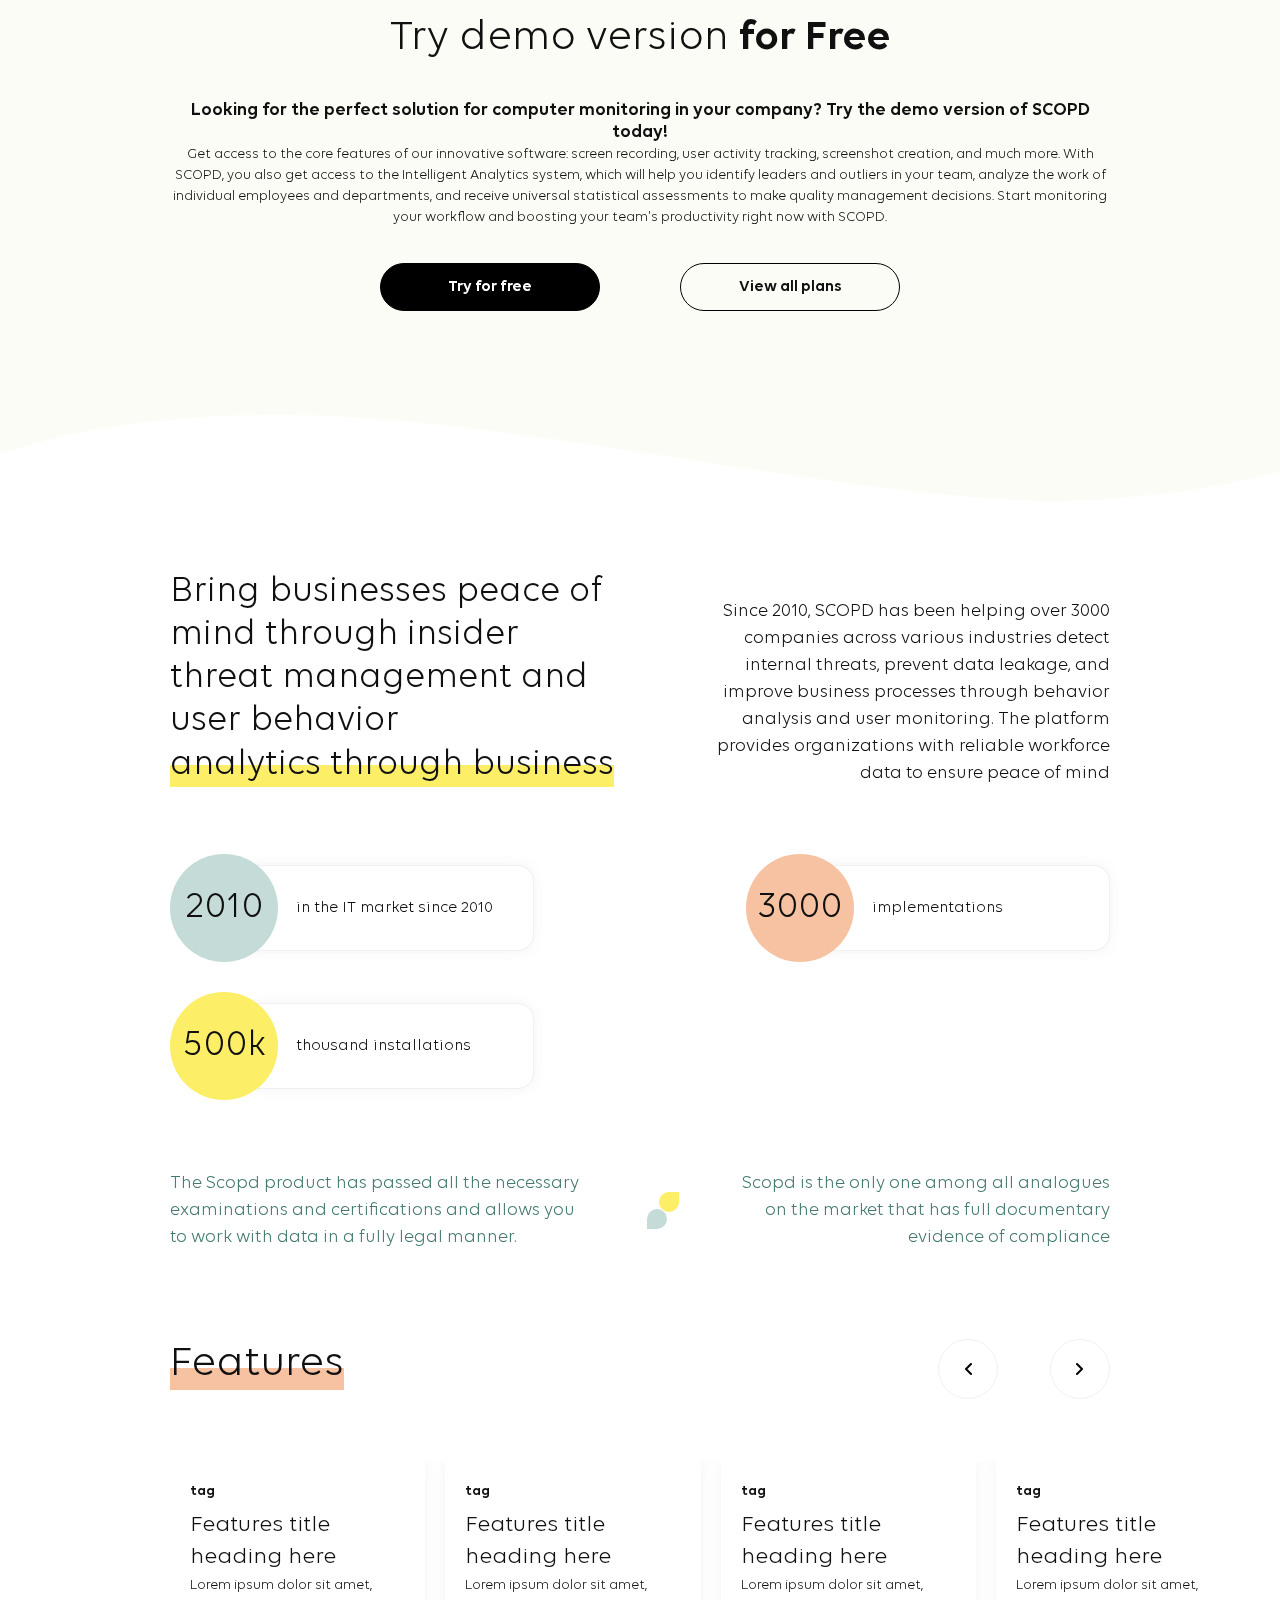
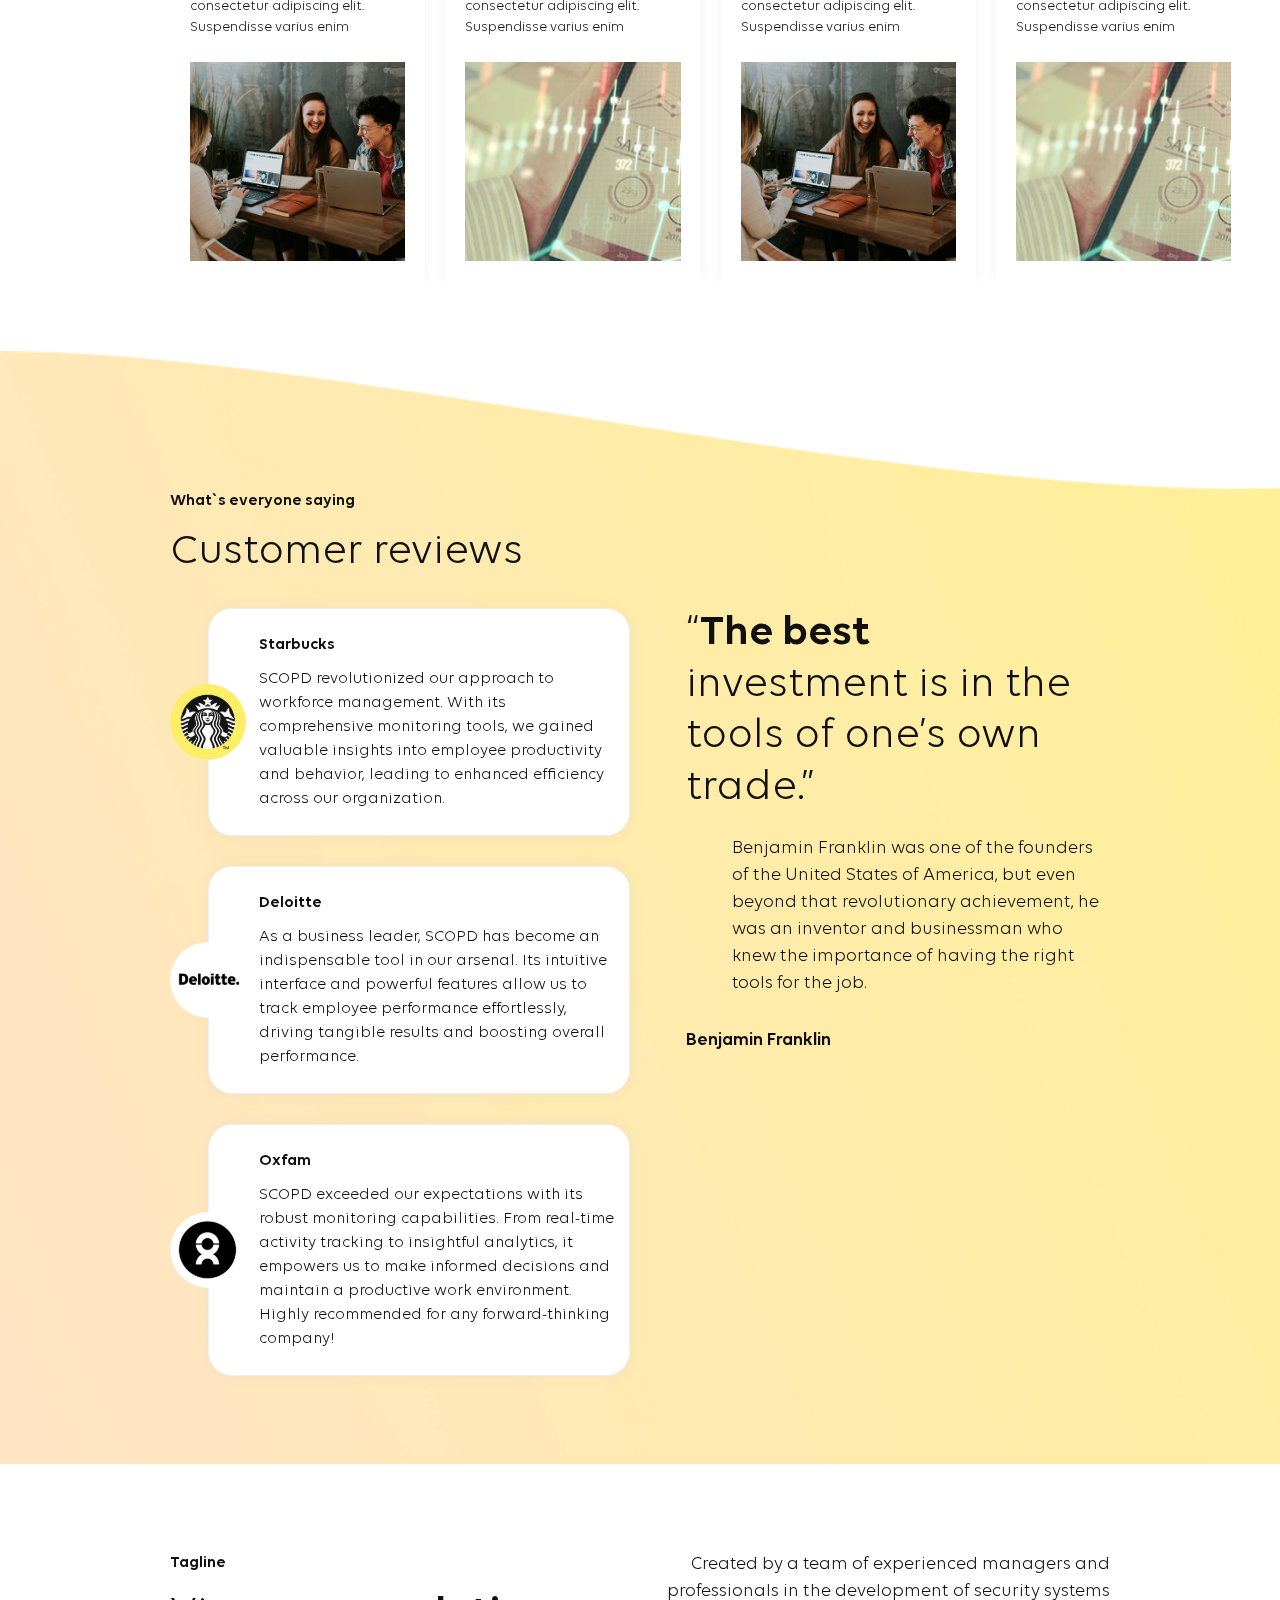
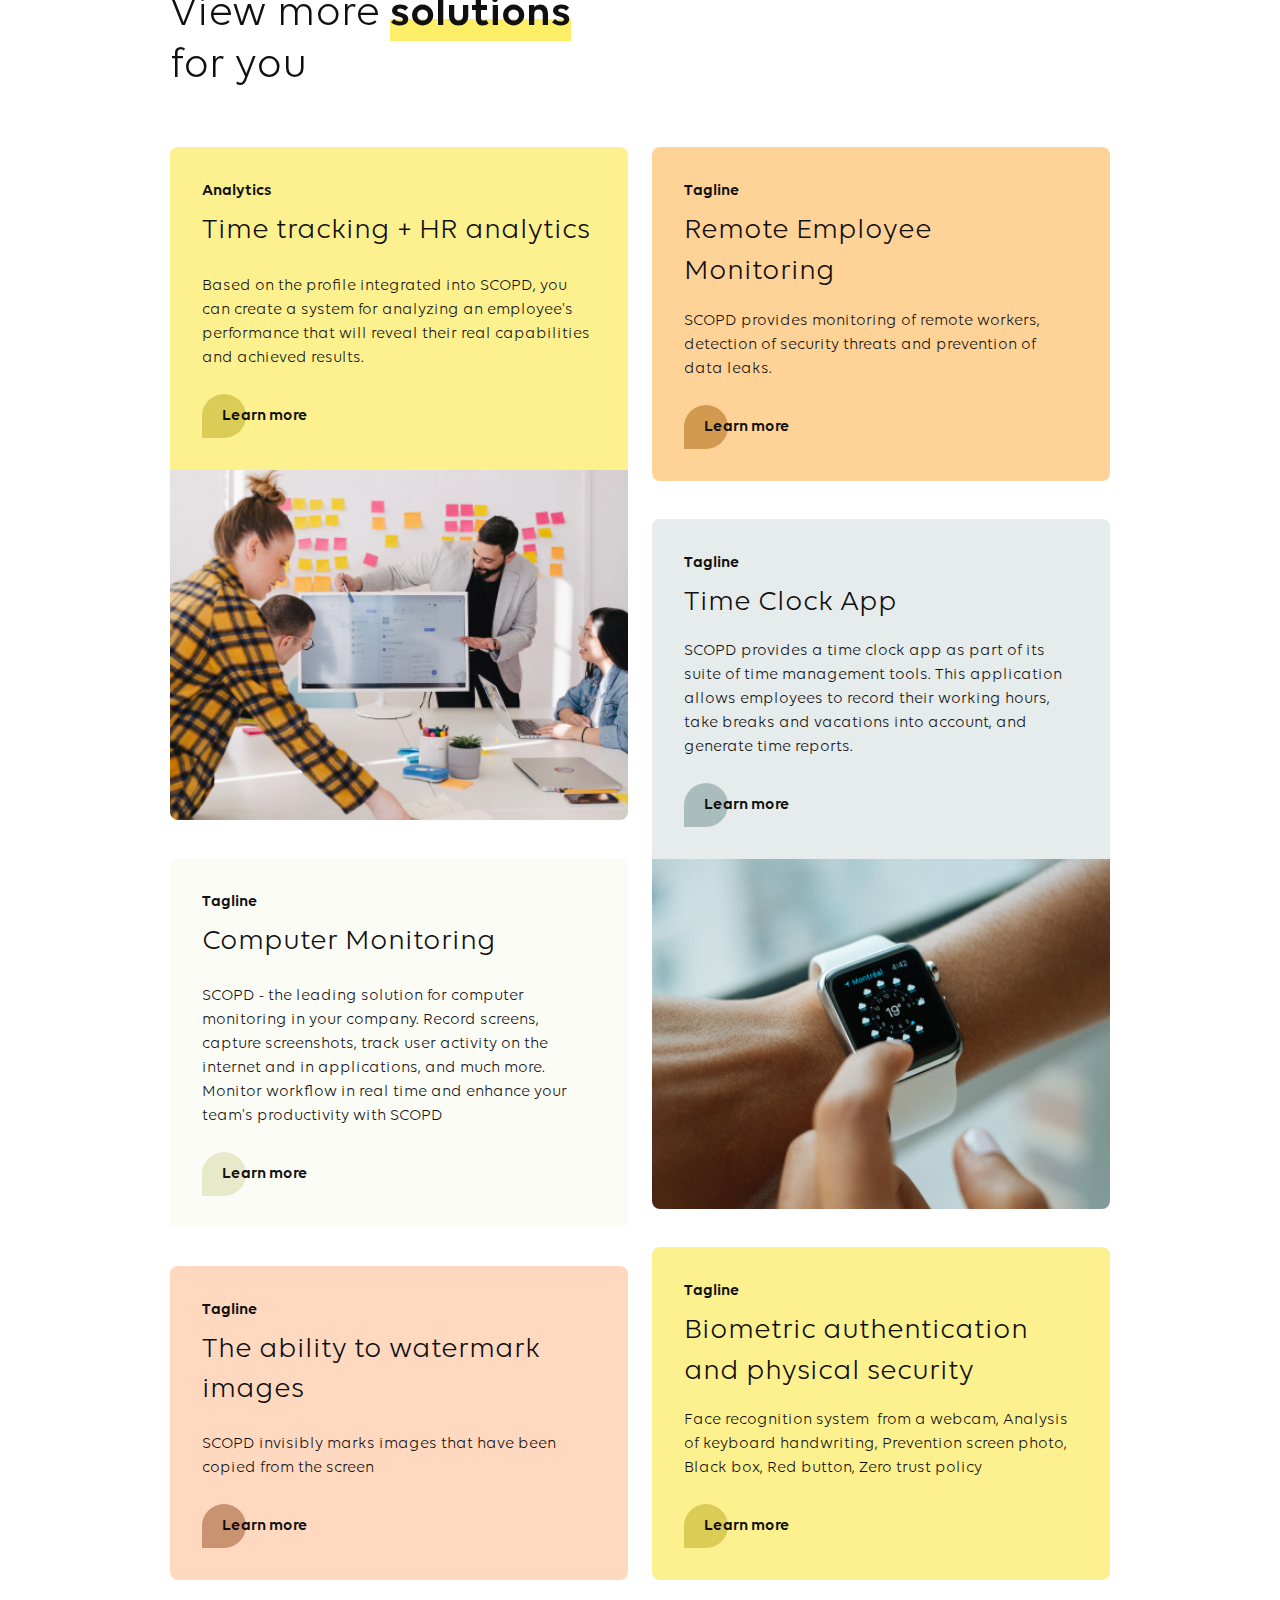
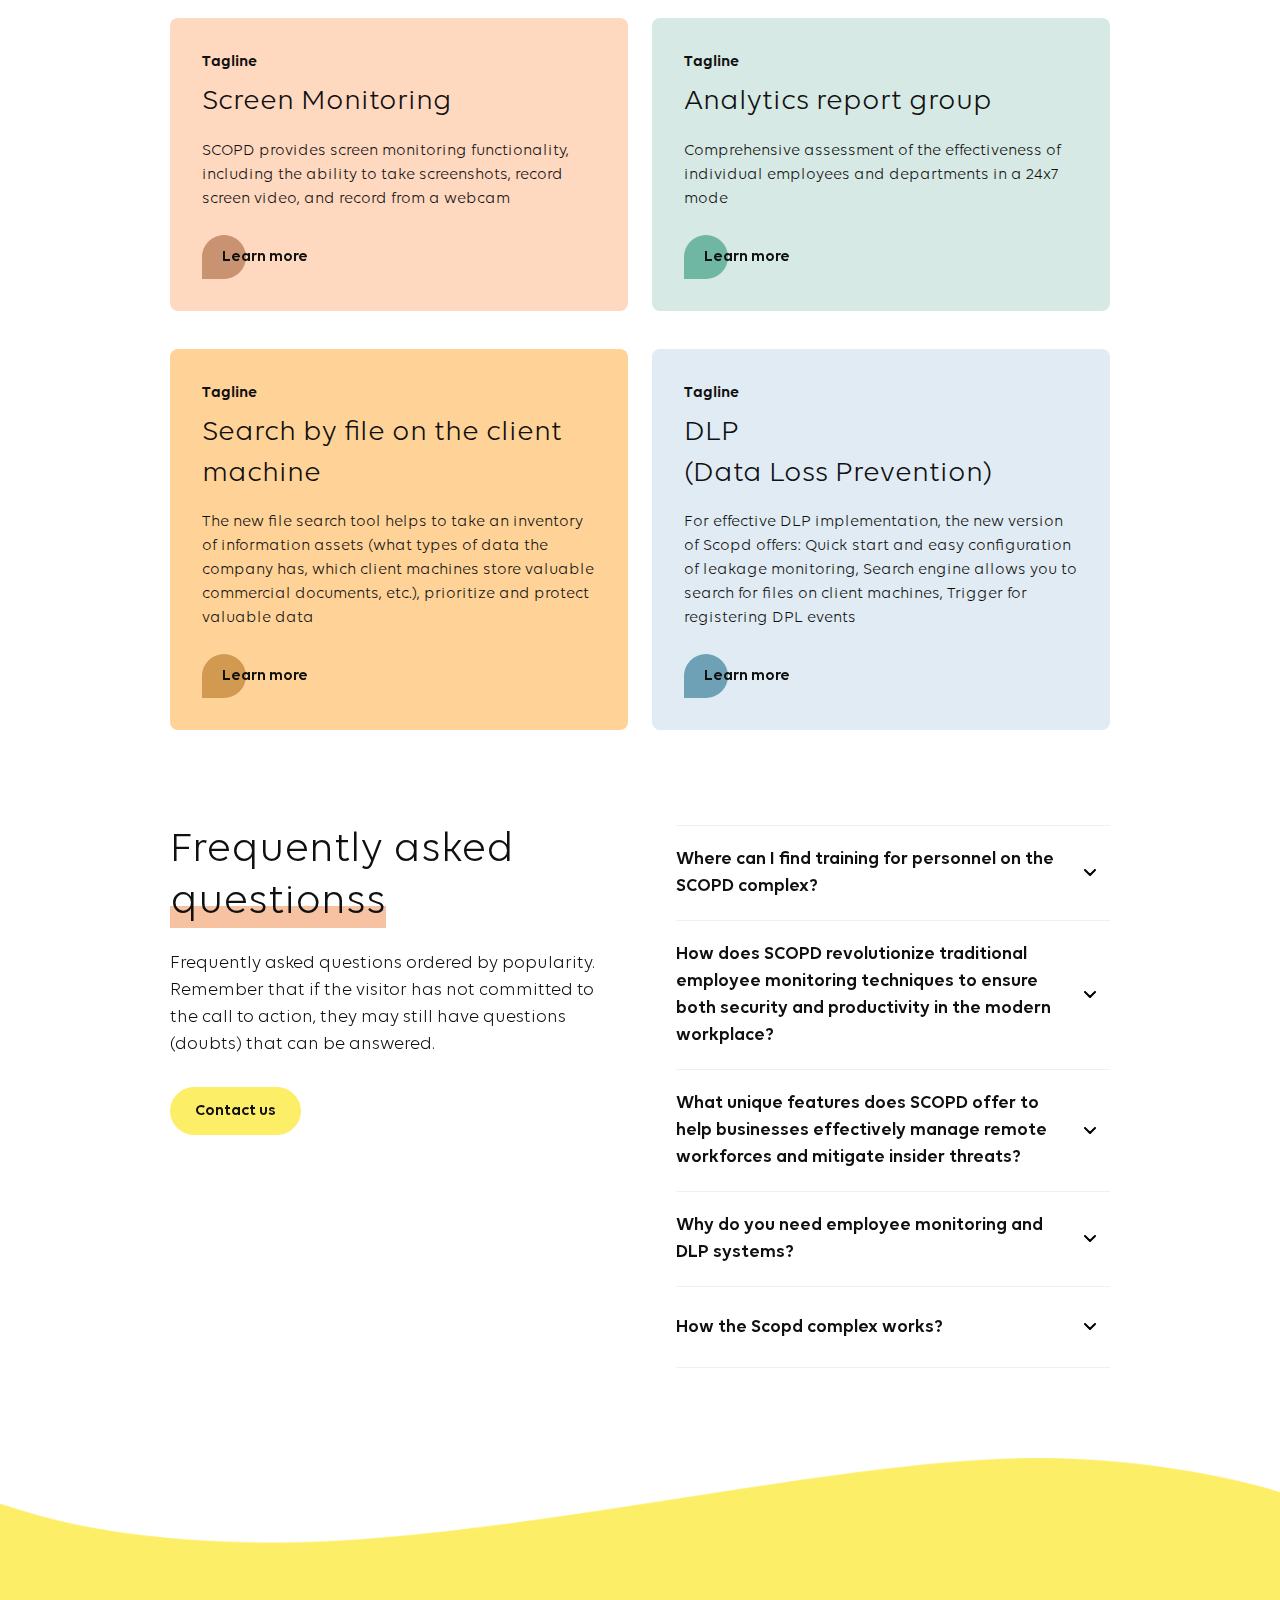
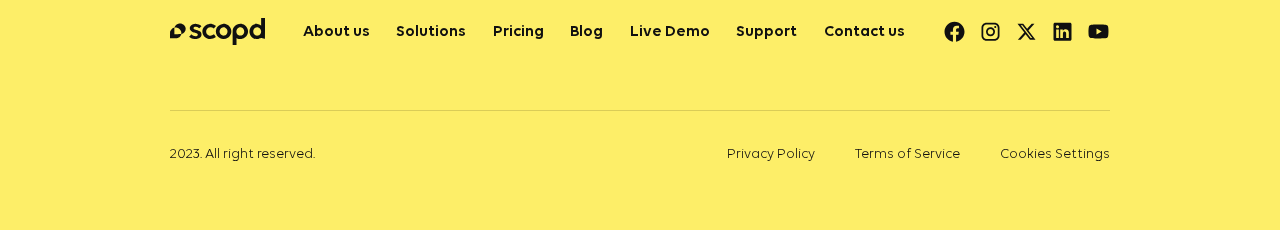
<file: solution.html>
<!DOCTYPE html>
<html lang="en">
<head>
    <meta charset="UTF-8">
    <meta http-equiv="X-UA-Compatible" content="IE=edge">
    <meta name="viewport" content="width=device-width, initial-scale=1.0">
    <link rel="stylesheet" href="css/lightbox.min.css">
    <link rel="stylesheet" href="https://cdn.jsdelivr.net/npm/swiper@11/swiper-bundle.min.css" />
    <link rel="stylesheet" href="css/style.min.css">
    <title>Solution</title>
</head>

<body>
    <div class="wrapper">
        <header class="header header_white">
            <div class="header__main">
                <div class="header__container container">
                    <div class="header__row">
                        <a href="index.html" class="header__logo logo">
                            <img src="img/logo.svg" alt="logo">
                        </a>
                        <nav class="header__menu menu" data-da="mobile-header__body, 0, 992">
                            <ul class="menu__list">
                                <li class="menu__item">
                                    <a href="about.html" class="menu__link">About us</a>
                                </li>
                                <li class="menu__item active">
                                    <a href="solution.html" class="menu__link">Solutions</a>
                                </li>
                                <li class="menu__item">
                                    <a href="pricing.html" class="menu__link">Pricing</a>
                                </li>
                                <li class="menu__item">
                                    <a href="blog.html" class="menu__link">Blog</a>
                                </li>
                                <li class="menu__item">
                                    <a href="" class="menu__link">Live Demo</a>
                                </li>
                                <li class="menu__item">
                                    <a href="support.html" class="menu__link">Support</a>
                                </li>
                                <li class="menu__item">
                                    <a href="contact.html" class="menu__link">Contact us</a>
                                </li>
                            </ul>
                        </nav>
                        <a href="" class="header__get-btn btn btn_small"><span>Get Scord</span></a>
                        <button class="header__burger">
                            <span></span><span></span><span></span>
                        </button>
                    </div>
                </div>
            </div>
            <div class="header__mobile mobile-header">
                <div class="mobile-header__inner">
                    <div class="mobile-header__container container">
                        <div class="mobile-header__body"></div>
                    </div>
                </div>
            </div>
        </header>
        <main class="main solution">
            <section class="solution__fullscreen fullscreen-solution">
                <div class="fullscreen-home__content">
                    <div class="fullscreen-home__container container">
                        <div class="fullscreen-home__body">
                            <h1 class="fullscreen-home__title title-h1">
                                Employee Monitoring <span>Software</span>
                            </h1>
                            <div class="fullscreen-home__subtitle subtitle">
                                <p>
                                    SCOPD provides monitoring of remote workers, detection of security threats and
                                    prevention of data leaks.
                                </p>
                            </div>
                        </div>
                    </div>
                </div>
            </section>
            <section class="solution__about-block about-block">
                <div class="about-block__container container">
                    <div class="about-block__body">
                        <div class="about-block__row">
                            <div class="about-block__column">
                                <div class="about-block__content">
                                    <div class="tagline">About solution</div>
                                    <h2 class="about-block__title title-h2">
                                        About product and company <span>results</span>
                                    </h2>
                                    <div class="about-block__subtitle subtitle">
                                        <p>
                                            Using SCOPD, companies have been able to effectively monitor employee
                                            activity, improve workflow management, and identify areas for optimization.
                                            As a result, business efficiency has increased, employee productivity has
                                            grown, and overall company performance has improved.
                                        </p>
                                        <p>
                                            Includes all analytical and security modules
                                        </p>
                                    </div>
                                </div>
                            </div>
                            <div class="about-block__column">
                                <div class="about-block__image">
                                    <img src="img/about-block/01.png" alt="about-img">
                                </div>
                            </div>
                        </div>
                    </div>
                </div>
            </section>
            <section class="solution__important important">
                <div class="important__container container">
                    <div class="important__body">
                        <h2 class="important__title title-h2">
                            Emphasize <span>what's important</span> to your company
                        </h2>
                        <div class="important__subtitle subtitle">
                            <p>
                                Lorem ipsum dolor sit amet, consectetur adipiscing elit.
                            </p>
                        </div>
                        <div class="important__items">
                            <div class="important__item values__item_yellow item-values">
                                <div class="tagline">Value 1</div>
                                <h4 class="item-values__title title-h4">Professionalism</h4>
                                <div class="item-values__text">
                                    <p>
                                        We strive for a high level of professionalism in developing and delivering
                                        our services.
                                    </p>
                                </div>
                            </div>
                            <div class="important__item values__item values__item_orange item-values">
                                <div class="tagline">Value 2</div>
                                <h4 class="item-values__title title-h4">Innovation</h4>
                                <div class="item-values__text">
                                    <p>
                                        We constantly seek new ideas and technologies to provide our clients with
                                        cutting-edge solutions.
                                    </p>
                                </div>
                            </div>
                            <div class="important__item values__item values__item_red item-values">
                                <div class="tagline">Value 3</div>
                                <h4 class="item-values__title title-h4">Trust</h4>
                                <div class="item-values__text">
                                    <p>
                                        We value the trust of our clients and do everything possible to earn their trust
                                        and respect.
                                    </p>
                                </div>
                            </div>
                        </div>
                    </div>
                </div>
            </section>
            <section class="solution__demo demo">
                <div class="demo__container container">
                    <div class="demo__body">
                        <h2 class="demo__title title-h2">
                            Try demo version <span>for Free</span>
                        </h2>
                        <div class="demo__subtitle subtitle">
                            <p>
                                <span>Looking for the perfect solution for computer monitoring in your company? Try the
                                    demo
                                    version of SCOPD today!</span><br>
                                Get access to the core features of our innovative software: screen recording, user
                                activity tracking, screenshot creation, and much more. With SCOPD, you also get access
                                to the Intelligent Analytics system, which will help you identify leaders and outliers
                                in your team, analyze the work of individual employees and departments, and receive
                                universal statistical assessments to make quality management decisions. Start monitoring
                                your workflow and boosting your team's productivity right now with SCOPD.
                            </p>
                        </div>
                        <div class="demo__btns">
                            <a href="" class="demo__btn btn btn_big btn_dark">Try for free</a>
                            <a href="" class="demo__btn btn btn_big btn_transparent">View all plans</a>
                        </div>
                    </div>
                </div>
            </section>
            <section class="solution__feature feature">
                <div class="feature__container container">
                    <div class="feature__body">
                        <div class="feature__top">
                            <h3 class="feature__title title-h3">
                                Bring businesses peace of mind through insider threat management and user behavior
                                <span class="underline underline_yellow">analytics through business</span>
                            </h3>
                            <div class="feature__subtitle subtitle">
                                <p>
                                    Since 2010, SCOPD has been helping over 3000 companies across various industries
                                    detect internal threats, prevent data leakage, and improve business processes
                                    through behavior analysis and user monitoring. The platform provides organizations
                                    with reliable workforce data to ensure peace of mind
                                </p>
                            </div>
                        </div>
                        <div class="feature__row">
                            <div class="feature__column">
                                <div class="feature__item item-feature">
                                    <div class="item-feature__persent item-feature__persent_green">2010</div>
                                    <div class="item-feature__text">
                                        in the IT market since 2010
                                    </div>
                                </div>
                            </div>
                            <div class="feature__column">
                                <div class="feature__item item-feature">
                                    <div class="item-feature__persent item-feature__persent_orange">3000</div>
                                    <div class="item-feature__text">
                                        implementations
                                    </div>
                                </div>
                            </div>
                            <div class="feature__column">
                                <div class="feature__item item-feature">
                                    <div class="item-feature__persent item-feature__persent_yellow">500k</div>
                                    <div class="item-feature__text">
                                        thousand installations
                                    </div>
                                </div>
                            </div>
                        </div>
                        <div class="feature__bottom bottom-feature">
                            <div class="bottom-feature__text">
                                The Scopd product has passed all the necessary examinations and certifications and
                                allows you to work with data in a fully legal manner.
                            </div>
                            <div class="bottom-feature__icon"></div>
                            <div class="bottom-feature__text">
                                Scopd is the only one among all analogues on the market that
                                has full documentary evidence of compliance
                            </div>
                        </div>
                    </div>
                </div>
            </section>
            <section class="solution__features solution__blog-block blog-block">
                <div class="blog-block__top top-blog-block">
                    <div class="top-blog-block__container container">
                        <div class="top-blog-block__row">
                            <div class="top-blog-block__content">
                                <h2 class="top-blog-block__title title-h2 underline underline_orange">
                                    Features
                                </h2>
                            </div>
                            <div class="top-blog-block__navigation navigation-blog-block">
                                <div class="navigation-blog-block__btns">
                                    <a href=""
                                        class="navigation-blog-block__btn navigation-blog-block__btn_prev navigation-btn navigation-btn_prev"></a>
                                    <a href=""
                                        class="navigation-blog-block__btn navigation-blog-block__btn_next navigation-btn navigation-btn_next"></a>
                                </div>
                            </div>
                        </div>
                    </div>
                </div>
                <div class="blog-block__slider slider-blog-block">
                    <div class="slider-blog-block__container container">
                        <div class="slider-blog-block__swiper swiper">
                            <div class="slider-blog-block__wrapper swiper-wrapper gallery">
                                <div class="slider-blog-block__slide swiper-slide">
                                    <div class="slider-blog-block__item item-blog">
                                        <div class="item-blog__content">
                                            <div class="item-blog__top">
                                                <div class="item-blog__category">tag</div>
                                                <h5 class="item-blog__title title-h5">
                                                    Features title heading here
                                                </h5>
                                                <div class="item-blog__text">
                                                    Lorem ipsum dolor sit amet, consectetur adipiscing elit. Suspendisse
                                                    varius enim
                                                </div>
                                            </div>
                                            <div class="item-blog__image">
                                                <a href="img/blog/01.png" data-lightbox="roadtrip">
                                                    <img src="img/blog/01.png" alt="blog-img">
                                                </a>
                                            </div>
                                        </div>
                                    </div>
                                </div>
                                <div class="slider-blog-block__slide swiper-slide">
                                    <div class="slider-blog-block__item item-blog">
                                        <div class="item-blog__content">
                                            <div class="item-blog__top">
                                                <div class="item-blog__category">tag</div>
                                                <h5 class="item-blog__title title-h5">
                                                    Features title heading here
                                                </h5>
                                                <div class="item-blog__text">
                                                    Lorem ipsum dolor sit amet, consectetur adipiscing elit. Suspendisse
                                                    varius enim
                                                </div>
                                            </div>
                                            <div class="item-blog__image">
                                                <a href="img/blog/02.png" data-lightbox="roadtrip">
                                                    <img src="img/blog/02.png" alt="blog-img">
                                                </a>
                                            </div>
                                        </div>
                                    </div>
                                </div>
                                <div class="slider-blog-block__slide swiper-slide">
                                    <div class="slider-blog-block__item item-blog">
                                        <div class="item-blog__content">
                                            <div class="item-blog__top">
                                                <div class="item-blog__category">tag</div>
                                                <h5 class="item-blog__title title-h5">
                                                    Features title heading here
                                                </h5>
                                                <div class="item-blog__text">
                                                    Lorem ipsum dolor sit amet, consectetur adipiscing elit. Suspendisse
                                                    varius enim
                                                </div>
                                            </div>
                                            <div class="item-blog__image">
                                                <a href="img/blog/01.png" data-lightbox="roadtrip">
                                                    <img src="img/blog/01.png" alt="blog-img">
                                                </a>
                                            </div>
                                        </div>
                                    </div>
                                </div>
                                <div class="slider-blog-block__slide swiper-slide">
                                    <div class="slider-blog-block__item item-blog">
                                        <div class="item-blog__content">
                                            <div class="item-blog__top">
                                                <div class="item-blog__category">tag</div>
                                                <h5 class="item-blog__title title-h5">
                                                    Features title heading here
                                                </h5>
                                                <div class="item-blog__text">
                                                    Lorem ipsum dolor sit amet, consectetur adipiscing elit. Suspendisse
                                                    varius enim
                                                </div>
                                            </div>
                                            <div class="item-blog__image">
                                                <a href="img/blog/02.png" data-lightbox="roadtrip">
                                                    <img src="img/blog/02.png" alt="blog-img">
                                                </a>
                                            </div>
                                        </div>
                                    </div>
                                </div>
                                <div class="slider-blog-block__slide swiper-slide">
                                    <div class="slider-blog-block__item item-blog">
                                        <div class="item-blog__content">
                                            <div class="item-blog__top">
                                                <div class="item-blog__category">tag</div>
                                                <h5 class="item-blog__title title-h5">
                                                    Features title heading here
                                                </h5>
                                                <div class="item-blog__text">
                                                    Lorem ipsum dolor sit amet, consectetur adipiscing elit. Suspendisse
                                                    varius enim
                                                </div>
                                            </div>
                                            <div class="item-blog__image">
                                                <a href="img/blog/01.png" data-lightbox="roadtrip">
                                                    <img src="img/blog/01.png" alt="blog-img">
                                                </a>
                                            </div>
                                        </div>
                                    </div>
                                </div>
                                <div class="slider-blog-block__slide swiper-slide">
                                    <div class="slider-blog-block__item item-blog">
                                        <div class="item-blog__content">
                                            <div class="item-blog__top">
                                                <div class="item-blog__category">tag</div>
                                                <h5 class="item-blog__title title-h5">
                                                    Features title heading here
                                                </h5>
                                                <div class="item-blog__text">
                                                    Lorem ipsum dolor sit amet, consectetur adipiscing elit. Suspendisse
                                                    varius enim
                                                </div>
                                            </div>
                                            <div class="item-blog__image">
                                                <a href="img/blog/02.png" data-lightbox="roadtrip">
                                                    <img src="img/blog/02.png" alt="blog-img">
                                                </a>
                                            </div>
                                        </div>
                                    </div>
                                </div>
                            </div>
                        </div>
                    </div>
                </div>
            </section>
            <section class="solution__reviews reviews">
                <div class="reviews__container container">
                    <div class="reviews__body">
                        <div class="tagline">What`s everyone saying</div>
                        <h2 class="reviews__title title-h2">Customer reviews</h2>
                        <div class="reviews__row">
                            <div class="reviews__column reviews__column_main">
                                <div class="reviews__items">
                                    <div class="reviews__item item-reviews">
                                        <div class="item-reviews__image">
                                            <img src="img/reviews/starbucks.svg" alt="starbucks">
                                        </div>
                                        <div class="item-reviews__body">
                                            <div class="item-reviews__label tagline">Starbucks</div>
                                            <div class="item-reviews__text">
                                                SCOPD revolutionized our approach to workforce management. With its
                                                comprehensive monitoring tools, we gained valuable insights into
                                                employee productivity and behavior, leading to enhanced efficiency
                                                across our organization.
                                            </div>
                                        </div>
                                    </div>
                                    <div class="reviews__item item-reviews">
                                        <div class="item-reviews__image">
                                            <img src="img/reviews/deloitte.svg" alt="deloitte">
                                        </div>
                                        <div class="item-reviews__body">
                                            <div class="item-reviews__label tagline">Deloitte</div>
                                            <div class="item-reviews__text">
                                                As a business leader, SCOPD has become an indispensable tool in our
                                                arsenal. Its intuitive interface and powerful features allow us to track
                                                employee performance effortlessly, driving tangible results and boosting
                                                overall performance.
                                            </div>
                                        </div>
                                    </div>
                                    <div class="reviews__item item-reviews">
                                        <div class="item-reviews__image">
                                            <img src="img/reviews/oxfam.svg" alt="oxfam">
                                        </div>
                                        <div class="item-reviews__body">
                                            <div class="item-reviews__label tagline">Oxfam</div>
                                            <div class="item-reviews__text">
                                                SCOPD exceeded our expectations with its robust monitoring capabilities.
                                                From real-time activity tracking to insightful analytics, it empowers us
                                                to make informed decisions and maintain a productive work environment.
                                                Highly recommended for any forward-thinking company!
                                            </div>
                                        </div>
                                    </div>
                                </div>
                            </div>
                            <div class="reviews__column reviews__column_content">
                                <div class="reviews__content content-reviews">
                                    <div class="content-reviews__title title-h2">
                                        “<span>The best</span> investment is in the tools of one’s own trade.”
                                    </div>
                                    <div class="content-reviews__text subtitle">
                                        <p>
                                            Benjamin Franklin was one of the founders of the United States of America,
                                            but even beyond that revolutionary achievement, he was an inventor and
                                            businessman who knew the importance of having the right tools for the job.
                                        </p>
                                    </div>
                                    <div class="content-reviews__author">Benjamin Franklin</div>
                                </div>
                            </div>
                        </div>
                    </div>
                </div>
            </section>
            <section class="solution__solutions solutions">
                <div class="solutions__container container">
                    <div class="solutions__top">
                        <div class="solutions__title-block">
                            <div class="tagline">Tagline</div>
                            <h2 class="solutions__title title-h2">
                                View more <span class="underline underline_yellow">solutions</span> for you
                            </h2>
                        </div>
                        <div class="solutions__subtitle subtitle">
                            <p>
                                Created by a team of experienced managers and professionals in the development of
                                security systems
                            </p>
                        </div>
                    </div>
                    <div class="solutions__body">
                        <div class="solutions__items">
                            <div class="solutions__column">
                                <div class="solutions__item solutions__item_yellow solutions__item-img item-solutions">
                                    <div class="item-solutions__body">
                                        <div class="item-solutions__top">
                                            <div class="tagline">Analytics</div>
                                            <h4 class="item-solutions__title title-h4">
                                                Time tracking + HR analytics
                                            </h4>
                                        </div>
                                        <div class="item-solutions__bottom">
                                            <div class="item-solutions__subtitle subtitle">
                                                <p>
                                                    Based on the profile integrated into SCOPD, you can create a system
                                                    for analyzing an employee's performance that will reveal their real
                                                    capabilities and achieved results.
                                                </p>
                                            </div>
                                            <a href="" class="item-solutions__btn-more btn-more"><span>Learn
                                                    more</span></a>
                                        </div>
                                    </div>
                                    <div class="item-solutions__image">
                                        <img src="img/solutions/01.jpg" alt="solution">
                                    </div>
                                </div>
                                <div class="solutions__item solutions__item_white item-solutions">
                                    <div class="item-solutions__body">
                                        <div class="item-solutions__top">
                                            <div class="tagline">Tagline</div>
                                            <h4 class="item-solutions__title title-h4">Computer Monitoring</h4>
                                        </div>
                                        <div class="item-solutions__bottom">
                                            <div class="item-solutions__subtitle subtitle">
                                                <p>
                                                    SCOPD - the leading solution for computer monitoring in your
                                                    company. Record screens, capture screenshots, track user activity on
                                                    the internet and in applications, and much more. Monitor workflow in
                                                    real time and enhance your team's productivity with SCOPD
                                                </p>
                                            </div>
                                            <a href="" class="item-solutions__btn-more btn-more"><span>Learn
                                                    more</span></a>
                                        </div>
                                    </div>
                                </div>
                                <div class="solutions__item solutions__item_red item-solutions">
                                    <div class="item-solutions__body">
                                        <div class="item-solutions__top">
                                            <div class="tagline">Tagline</div>
                                            <h4 class="item-solutions__title title-h4">
                                                The ability to watermark images
                                            </h4>
                                        </div>
                                        <div class="item-solutions__bottom">
                                            <div class="item-solutions__subtitle subtitle">
                                                <p>
                                                    SCOPD invisibly marks images that have been copied from the screen
                                                </p>
                                            </div>
                                            <a href="" class="item-solutions__btn-more btn-more"><span>Learn
                                                    more</span></a>
                                        </div>
                                    </div>
                                </div>
                            </div>
                            <div class="solutions__column">
                                <div class="solutions__item solutions__item_orange item-solutions">
                                    <div class="item-solutions__body">
                                        <div class="item-solutions__top">
                                            <div class="tagline">Tagline</div>
                                            <h4 class="item-solutions__title title-h4">Remote Employee Monitoring</h4>
                                        </div>
                                        <div class="item-solutions__bottom">
                                            <div class="item-solutions__subtitle subtitle">
                                                <p>SCOPD provides monitoring of remote workers, detection of security
                                                    threats and prevention of data leaks.</p>
                                            </div>
                                            <a href="" class="item-solutions__btn-more btn-more"><span>Learn
                                                    more</span></a>
                                        </div>
                                    </div>
                                </div>
                                <div class="solutions__item solutions__item_grey solutions__item-img item-solutions">
                                    <div class="item-solutions__body">
                                        <div class="item-solutions__top">
                                            <div class="tagline">Tagline</div>
                                            <h4 class="item-solutions__title title-h4">Time Clock App</h4>
                                        </div>
                                        <div class="item-solutions__bottom">
                                            <div class="item-solutions__subtitle subtitle">
                                                <p>
                                                    SCOPD provides a time clock app as part of its suite of time
                                                    management tools. This application allows employees to record their
                                                    working hours, take breaks and vacations into account, and generate
                                                    time reports.
                                                </p>
                                            </div>
                                            <a href="" class="item-solutions__btn-more btn-more"><span>Learn
                                                    more</span></a>
                                        </div>
                                    </div>
                                    <div class="item-solutions__image">
                                        <img src="img/solutions/02.jpg" alt="solution">
                                    </div>
                                </div>
                                <div class="solutions__item solutions__item_yellow item-solutions">
                                    <div class="item-solutions__body">
                                        <div class="item-solutions__top">
                                            <div class="tagline">Tagline</div>
                                            <h4 class="item-solutions__title title-h4">
                                                Biometric authentication and physical security
                                            </h4>
                                        </div>
                                        <div class="item-solutions__bottom">
                                            <div class="item-solutions__subtitle subtitle">
                                                <p>
                                                    Face recognition system  from a webcam, Analysis of keyboard
                                                    handwriting, Prevention screen photo, Black box, Red button, Zero
                                                    trust policy
                                                </p>
                                            </div>
                                            <a href="" class="item-solutions__btn-more btn-more"><span>Learn
                                                    more</span></a>
                                        </div>
                                    </div>
                                </div>
                            </div>
                            <div class="solutions__column">
                                <div class="solutions__item solutions__item_red item-solutions">
                                    <div class="item-solutions__body">
                                        <div class="item-solutions__top">
                                            <div class="tagline">Tagline</div>
                                            <h4 class="item-solutions__title title-h4">Screen Monitoring</h4>
                                        </div>
                                        <div class="item-solutions__bottom">
                                            <div class="item-solutions__subtitle subtitle">
                                                <p>
                                                    SCOPD provides screen monitoring functionality, including the
                                                    ability to take screenshots, record screen video, and record from a
                                                    webcam
                                                </p>
                                            </div>
                                            <a href="" class="item-solutions__btn-more btn-more"><span>Learn
                                                    more</span></a>
                                        </div>
                                    </div>
                                </div>
                                <div class="solutions__item solutions__item_green item-solutions">
                                    <div class="item-solutions__body">
                                        <div class="item-solutions__top">
                                            <div class="tagline">Tagline</div>
                                            <h4 class="item-solutions__title title-h4">Analytics report group</h4>
                                        </div>
                                        <div class="item-solutions__bottom">
                                            <div class="item-solutions__subtitle subtitle">
                                                <p>Comprehensive assessment of the effectiveness of individual employees
                                                    and departments in a 24x7 mode</p>
                                            </div>
                                            <a href="" class="item-solutions__btn-more btn-more"><span>Learn
                                                    more</span></a>
                                        </div>
                                    </div>
                                </div>
                                <div class="solutions__item solutions__item_orange item-solutions">
                                    <div class="item-solutions__body">
                                        <div class="item-solutions__top">
                                            <div class="tagline">Tagline</div>
                                            <h4 class="item-solutions__title title-h4">
                                                Search by file on the client machine
                                            </h4>
                                        </div>
                                        <div class="item-solutions__bottom">
                                            <div class="item-solutions__subtitle subtitle">
                                                <p>
                                                    The new file search tool helps to take an inventory of information
                                                    assets (what types of data the company has, which client machines
                                                    store valuable commercial documents, etc.), prioritize and protect
                                                    valuable data
                                                </p>
                                            </div>
                                            <a href="" class="item-solutions__btn-more btn-more"><span>Learn
                                                    more</span></a>
                                        </div>
                                    </div>
                                </div>
                                <div class="solutions__item solutions__item_blue item-solutions">
                                    <div class="item-solutions__body">
                                        <div class="item-solutions__top">
                                            <div class="tagline">Tagline</div>
                                            <h4 class="item-solutions__title title-h4">
                                                DLP<br> (Data Loss Prevention)
                                            </h4>
                                        </div>
                                        <div class="item-solutions__bottom">
                                            <div class="item-solutions__subtitle subtitle">
                                                <p>
                                                    For effective DLP implementation, the new version of Scopd offers:
                                                    Quick start and easy configuration of leakage monitoring, Search
                                                    engine allows you to search for files on client machines, Trigger
                                                    for registering DPL events
                                                </p>
                                            </div>
                                            <a href="" class="item-solutions__btn-more btn-more"><span>Learn
                                                    more</span></a>
                                        </div>
                                    </div>
                                </div>
                            </div>
                        </div>
                    </div>
                </div>
            </section>
            <section class="solution__question question">
                <div class="question__container container">
                    <div class="question__row">
                        <div class="question__content">
                            <h2 class="question__title title-h2">
                                Frequently asked <span class="underline underline_orange">questionss</span>
                            </h2>
                            <div class="question__subtitle subtitle">
                                <p>
                                    Frequently asked questions ordered by popularity. Remember that if the visitor has
                                    not committed to the call to action, they may still have questions (doubts) that can
                                    be answered.
                                </p>
                            </div>
                            <a href="" class="question__btn btn btn_small btn_yellow">Contact us</a>
                        </div>
                        <div class="question__items">
                            <div class="question__item item-question">
                                <div class="item-question__top top-item-question">
                                    <div class="top-item-question__title">
                                        Where can I find training for personnel on the SCOPD complex?
                                    </div>
                                    <button class="top-item-question__btn"></button>
                                </div>
                                <div class="item-question__body">
                                    <div class="item-question__text">
                                        <p>
                                            Lorem ipsum dolor sit amet, consectetur adipiscing elit. Cras hendrerit orci
                                            eget elit porta maximus. Morbi sed lobortis turpis. Nullam dictum ante vitae
                                            est sodales, vitae commodo enim venenatis. Nam non dignissim dui, euismod
                                            interdum justo. Ut eget magna id ligula suscipit eleifend id non nunc.
                                            Phasellus vestibulum nisi a pharetra laoreet. Vestibulum convallis fermentum
                                            metus. Etiam euismod commodo justo, in efficitur orci tempor elementum.
                                            Curabitur varius purus ut metus aliquam, at vestibulum ligula molestie.
                                            Vestibulum ac mi euismod, aliquet augue ut, hendrerit erat.
                                        </p>
                                    </div>
                                </div>
                            </div>
                            <div class="question__item item-question">
                                <div class="item-question__top top-item-question">
                                    <div class="top-item-question__title">
                                        How does SCOPD revolutionize traditional employee monitoring techniques to
                                        ensure both security and productivity in the modern workplace?
                                    </div>
                                    <button class="top-item-question__btn"></button>
                                </div>
                                <div class="item-question__body">
                                    <div class="item-question__text">
                                        <p>
                                            Lorem ipsum dolor sit amet, consectetur adipiscing elit. Cras hendrerit orci
                                            eget elit porta maximus. Morbi sed lobortis turpis. Nullam dictum ante vitae
                                            est sodales, vitae commodo enim venenatis. Nam non dignissim dui, euismod
                                            interdum justo. Ut eget magna id ligula suscipit eleifend id non nunc.
                                            Phasellus vestibulum nisi a pharetra laoreet. Vestibulum convallis fermentum
                                            metus. Etiam euismod commodo justo, in efficitur orci tempor elementum.
                                            Curabitur varius purus ut metus aliquam, at vestibulum ligula molestie.
                                            Vestibulum ac mi euismod, aliquet augue ut, hendrerit erat.
                                        </p>
                                    </div>
                                </div>
                            </div>
                            <div class="question__item item-question">
                                <div class="item-question__top top-item-question">
                                    <div class="top-item-question__title">
                                        What unique features does SCOPD offer to help businesses effectively manage
                                        remote workforces and mitigate insider threats?
                                    </div>
                                    <button class="top-item-question__btn"></button>
                                </div>
                                <div class="item-question__body">
                                    <div class="item-question__text">
                                        <p>
                                            Lorem ipsum dolor sit amet, consectetur adipiscing elit. Cras hendrerit orci
                                            eget elit porta maximus. Morbi sed lobortis turpis. Nullam dictum ante vitae
                                            est sodales, vitae commodo enim venenatis. Nam non dignissim dui, euismod
                                            interdum justo. Ut eget magna id ligula suscipit eleifend id non nunc.
                                            Phasellus vestibulum nisi a pharetra laoreet. Vestibulum convallis fermentum
                                            metus. Etiam euismod commodo justo, in efficitur orci tempor elementum.
                                            Curabitur varius purus ut metus aliquam, at vestibulum ligula molestie.
                                            Vestibulum ac mi euismod, aliquet augue ut, hendrerit erat.
                                        </p>
                                    </div>
                                </div>
                            </div>
                            <div class="question__item item-question">
                                <div class="item-question__top top-item-question">
                                    <div class="top-item-question__title">
                                        Why do you need employee monitoring and DLP systems?
                                    </div>
                                    <button class="top-item-question__btn"></button>
                                </div>
                                <div class="item-question__body">
                                    <div class="item-question__text">
                                        <p>
                                            Lorem ipsum dolor sit amet, consectetur adipiscing elit. Cras hendrerit orci
                                            eget elit porta maximus. Morbi sed lobortis turpis. Nullam dictum ante vitae
                                            est sodales, vitae commodo enim venenatis. Nam non dignissim dui, euismod
                                            interdum justo. Ut eget magna id ligula suscipit eleifend id non nunc.
                                            Phasellus vestibulum nisi a pharetra laoreet. Vestibulum convallis fermentum
                                            metus. Etiam euismod commodo justo, in efficitur orci tempor elementum.
                                            Curabitur varius purus ut metus aliquam, at vestibulum ligula molestie.
                                            Vestibulum ac mi euismod, aliquet augue ut, hendrerit erat.
                                        </p>
                                    </div>
                                </div>
                            </div>
                            <div class="question__item item-question">
                                <div class="item-question__top top-item-question">
                                    <div class="top-item-question__title">
                                        How the Scopd complex works?
                                    </div>
                                    <button class="top-item-question__btn"></button>
                                </div>
                                <div class="item-question__body">
                                    <div class="item-question__text">
                                        <p>
                                            Lorem ipsum dolor sit amet, consectetur adipiscing elit. Cras hendrerit orci
                                            eget elit porta maximus. Morbi sed lobortis turpis. Nullam dictum ante vitae
                                            est sodales, vitae commodo enim venenatis. Nam non dignissim dui, euismod
                                            interdum justo. Ut eget magna id ligula suscipit eleifend id non nunc.
                                            Phasellus vestibulum nisi a pharetra laoreet. Vestibulum convallis fermentum
                                            metus. Etiam euismod commodo justo, in efficitur orci tempor elementum.
                                            Curabitur varius purus ut metus aliquam, at vestibulum ligula molestie.
                                            Vestibulum ac mi euismod, aliquet augue ut, hendrerit erat.
                                        </p>
                                    </div>
                                </div>
                            </div>
                        </div>
                    </div>
                </div>
            </section>
        </main>
        <footer class="footer">
    <div class="footer__container container">
        <div class="footer__row">
            <a href="index.html" class="footer__logo logo">
                <img src="img/logo.svg" alt="logo">
            </a>
            <nav class="footer__menu menu">
                <ul class="menu__list">
                    <li class="menu__item">
                        <a href="about.html" class="menu__link">About us</a>
                    </li>
                    <li class="menu__item">
                        <a href="solution.html" class="menu__link">Solutions</a>
                    </li>
                    <li class="menu__item">
                        <a href="pricing.html" class="menu__link">Pricing</a>
                    </li>
                    <li class="menu__item">
                        <a href="blog.html" class="menu__link">Blog</a>
                    </li>
                    <li class="menu__item">
                        <a href="" class="menu__link">Live Demo</a>
                    </li>
                    <li class="menu__item">
                        <a href="support.html" class="menu__link">Support</a>
                    </li>
                    <li class="menu__item">
                        <a href="contact.html" class="menu__link">Contact us</a>
                    </li>
                </ul>
            </nav>
            <div class="footer__socials socials">
                <ul class="socials__items">
                    <li class="socials__item">
                        <a href="" class="socials__link">
                            <img src="img/icons/socials/facebook.svg" alt="facebook">
                        </a>
                    </li>
                    <li class="socials__item">
                        <a href="" class="socials__link">
                            <img src="img/icons/socials/instagram.svg" alt="instagram">
                        </a>
                    </li>
                    <li class="socials__item">
                        <a href="" class="socials__link">
                            <img src="img/icons/socials/x.svg" alt="x">
                        </a>
                    </li>
                    <li class="socials__item">
                        <a href="" class="socials__link">
                            <img src="img/icons/socials/linkedin.svg" alt="linkedin">
                        </a>
                    </li>
                    <li class="socials__item">
                        <a href="" class="socials__link">
                            <img src="img/icons/socials/youtube.svg" alt="youtube">
                        </a>
                    </li>
                </ul>
            </div>
        </div>
        <div class="footer__copyright copyright">
            <div class="copyright__text">2023. All right reserved.</div>
            <div class="copyright__links links-copyright">
                <ul class="links-copyright__items">
                    <li class="links-copyright__item">
                        <a href="" class="links-copyright__link">Privacy Policy</a>
                    </li>
                    <li class="links-copyright__item">
                        <a href="" class="links-copyright__link">Terms of Service</a>
                    </li>
                    <li class="links-copyright__item">
                        <a href="" class="links-copyright__link">Cookies Settings</a>
                    </li>
                </ul>
            </div>
        </div>
    </div>
</footer>
    </div>
    <script src="https://code.jquery.com/jquery-3.7.1.min.js"></script>
    <script src="js/lightbox.js"></script>
    <script src="https://cdn.jsdelivr.net/npm/swiper@11/swiper-bundle.min.js"></script>
    <script src="js/app.min.js"></script>
</body>

</html>
</file>
<file: css/style.min.css>
@charset "UTF-8";
@font-face {
  font-family: Volte;
  font-display: swap;
  src: url("../fonts/Volte-Regular.woff2") format("woff2");
  font-weight: 400;
  font-style: normal;
}
@font-face {
  font-family: Volte;
  font-display: swap;
  src: url("../fonts/Volte-Semibold.woff2") format("woff2");
  font-weight: 600;
  font-style: normal;
}
* {
  padding: 0px;
  margin: 0px;
  border: 0px;
}

*,
*:before,
*:after {
  -moz-box-sizing: border-box;
  -webkit-box-sizing: border-box;
  box-sizing: border-box;
}

:focus,
:active {
  outline: none;
}

a:focus,
a:active {
  outline: none;
}

aside,
nav,
footer,
header,
section {
  display: block;
}

html,
body {
  height: 100%;
  min-width: 320px;
}

body {
  line-height: 1;
  font-family: "Volte";
  -ms-text-size-adjust: 100%;
  -moz-text-size-adjust: 100%;
  -webkit-text-size-adjust: 100%;
}

input,
button,
textarea {
  font-family: "Volte";
}

input::-ms-clear {
  display: none;
}

button {
  cursor: pointer;
}

button::-moz-focus-inner {
  padding: 0;
  border: 0;
}

a,
a:visited {
  text-decoration: none;
}

a:hover {
  text-decoration: none;
}

ul li {
  list-style: none;
}

img {
  vertical-align: top;
}

h1,
h2,
h3,
h4,
h5,
h6 {
  font-weight: inherit;
  font-size: inherit;
}

body {
  color: #101010;
  font-size: 16px;
  overflow-x: hidden;
}
body.lock {
  overflow: hidden;
}

.wrapper {
  width: 100%;
  min-height: 100%;
  overflow: hidden;
  display: flex;
  flex-direction: column;
}

.container {
  max-width: 1350px;
  margin: 0 auto;
  width: 100%;
  padding: 0 15px;
}
@media (max-width: 1362px) {
  .container {
    max-width: 970px;
  }
}
@media (max-width: 991.98px) {
  .container {
    max-width: 750px;
  }
}
@media (max-width: 767.98px) {
  .container {
    max-width: none;
  }
}

.main {
  flex: 1 1 100%;
}
.main > :first-child {
  padding: 72px 0 0 0;
}
@media (max-width: 991.98px) {
  .main > :first-child {
    padding: 66px 0 0 0;
  }
}
@media (max-width: 479.98px) {
  .main > :first-child {
    padding: 60px 0 0 0;
  }
}

a {
  -webkit-tap-highlight-color: rgba(0, 0, 0, 0);
}

.btn {
  height: 48px;
  border-radius: 30px;
  display: inline-flex;
  align-items: center;
  justify-content: center;
  text-align: center;
  font-size: 16px;
  font-weight: 600;
  -webkit-transition: all 0.3s ease 0s;
  -moz-transition: all 0.3s ease 0s;
  -ms-transition: all 0.3s ease 0s;
  -o-transition: all 0.3s ease 0s;
  transition: all 0.3s ease 0s;
  white-space: nowrap;
  -webkit-tap-highlight-color: rgba(0, 0, 0, 0);
}
@media (max-width: 479.98px) {
  .btn {
    font-size: 14px;
  }
}
.btn span {
  display: flex;
  align-items: center;
  vertical-align: middle;
}
@media (max-width: 479.98px) {
  .btn {
    height: 42px;
  }
}
.btn_small {
  padding: 5px 24px;
}
@media (max-width: 479.98px) {
  .btn_small {
    padding: 5px 20px;
  }
}
.btn_big {
  width: 220px;
  padding: 5px 10px;
}
@media (max-width: 479.98px) {
  .btn_big {
    width: 200px;
  }
}
.btn_dark {
  border: 1px solid #000;
  background-color: #000;
  color: #fff;
}
.btn_dark:hover {
  background-color: #fff;
  color: #000;
}
.btn_transparent {
  border: 1px solid #000;
  color: #101010;
}
.btn_transparent:hover {
  background-color: #000;
  color: #fff;
}
.btn_yellow {
  background-color: #FDEE68;
  border: 1px solid #FDEE68;
  color: #101010;
}
.btn_yellow:hover {
  background-color: #fff;
}

.btn-more {
  height: 44px;
  display: inline-flex;
  align-items: center;
  font-size: 16px;
  font-weight: 600;
  line-height: 150%;
  color: #101010;
  position: relative;
  -webkit-tap-highlight-color: rgba(0, 0, 0, 0);
}
@media (max-width: 479.98px) {
  .btn-more {
    font-size: 14px;
  }
}
.btn-more:hover span {
  text-decoration: underline;
}
@media (max-width: 479.98px) {
  .btn-more {
    height: 36px;
  }
}
.btn-more span {
  height: 44px;
  display: flex;
  align-items: center;
  padding: 0 0 0 20px;
  position: relative;
  -webkit-transition: all 0.3s ease 0s;
  -moz-transition: all 0.3s ease 0s;
  -ms-transition: all 0.3s ease 0s;
  -o-transition: all 0.3s ease 0s;
  transition: all 0.3s ease 0s;
}
@media (max-width: 479.98px) {
  .btn-more span {
    padding: 0 0 0 14px;
  }
}
.btn-more::before {
  position: absolute;
  content: "";
  width: 44px;
  height: 44px;
  border-radius: 22px 22px 22px 0px;
}
@media (max-width: 479.98px) {
  .btn-more::before {
    width: 38px;
    height: 38px;
    border-radius: 19px 19px 19px 0px;
  }
}

.menu__list {
  display: flex;
  align-items: center;
  justify-content: space-between;
  margin: 0 -12.5px;
}
.menu__item {
  padding: 0 12.5px;
}
.menu__link {
  font-size: 16px;
  font-weight: 600;
  line-height: 150%;
  color: #101010;
  white-space: nowrap;
  -webkit-transition: all 0.3s ease 0s;
  -moz-transition: all 0.3s ease 0s;
  -ms-transition: all 0.3s ease 0s;
  -o-transition: all 0.3s ease 0s;
  transition: all 0.3s ease 0s;
  -webkit-tap-highlight-color: rgba(0, 0, 0, 0);
}

.logo {
  -webkit-tap-highlight-color: rgba(0, 0, 0, 0);
}
.logo img {
  width: 95px;
  height: 27px;
}
@media (max-width: 479.98px) {
  .logo img {
    width: 85.5px;
    height: 24.3px;
  }
}

.title-h1 {
  font-size: 56px;
  line-height: 119.6428571429%;
  color: #101010;
}
.title-h1 span {
  font-weight: 600;
}
@media (max-width: 1362px) {
  .title-h1 {
    font-size: 50px;
  }
}
@media (max-width: 991.98px) {
  .title-h1 {
    font-size: 44px;
  }
}
@media (max-width: 767.98px) {
  .title-h1 {
    font-size: 38px;
  }
}
@media (max-width: 479.98px) {
  .title-h1 {
    font-size: 32px;
  }
}

.title-h2 {
  font-size: 48px;
  line-height: 120.8333333333%;
  color: #101010;
}
.title-h2 span {
  font-weight: 600;
  white-space: nowrap;
}
@media (max-width: 1362px) {
  .title-h2 {
    font-size: 43px;
  }
}
@media (max-width: 991.98px) {
  .title-h2 {
    font-size: 37px;
  }
}
@media (max-width: 767.98px) {
  .title-h2 {
    font-size: 32px;
  }
}
@media (max-width: 479.98px) {
  .title-h2 {
    font-size: 26px;
  }
}

.title-h3 {
  font-size: 40px;
  line-height: 120%;
  color: #101010;
}
.title-h3 span {
  white-space: nowrap;
  font-weight: 600;
}
@media (max-width: 1362px) {
  .title-h3 {
    font-size: 36px;
  }
}
@media (max-width: 991.98px) {
  .title-h3 {
    font-size: 31px;
  }
}
@media (max-width: 767.98px) {
  .title-h3 {
    font-size: 27px;
  }
}
@media (max-width: 479.98px) {
  .title-h3 {
    font-size: 22px;
  }
}

.title-h4 {
  font-size: 32px;
  line-height: 140%;
  color: #101010;
}
.title-h4 span {
  font-weight: 600;
}
@media (max-width: 1362px) {
  .title-h4 {
    font-size: 29px;
  }
}
@media (max-width: 991.98px) {
  .title-h4 {
    font-size: 26px;
  }
}
@media (max-width: 767.98px) {
  .title-h4 {
    font-size: 23px;
  }
}
@media (max-width: 479.98px) {
  .title-h4 {
    font-size: 20px;
  }
}

.title-h5 {
  font-size: 24px;
  line-height: 141.6666666667%;
  color: #101010;
}
.title-h5 span {
  font-weight: 600;
}
@media (max-width: 1362px) {
  .title-h5 {
    font-size: 23px;
  }
}
@media (max-width: 991.98px) {
  .title-h5 {
    font-size: 21px;
  }
}
@media (max-width: 767.98px) {
  .title-h5 {
    font-size: 20px;
  }
}
@media (max-width: 479.98px) {
  .title-h5 {
    font-size: 18px;
  }
}

.title-h6 {
  font-size: 20px;
  line-height: 150%;
  color: #000000;
}
.title-h6 span {
  font-weight: 600;
}
@media (max-width: 767.98px) {
  .title-h6 {
    font-size: 18px;
  }
}
@media (max-width: 479.98px) {
  .title-h6 {
    font-size: 16px;
  }
}

.subtitle {
  font-size: 18px;
  line-height: 150%;
  color: #101010;
}
.subtitle p:not(:last-child) {
  margin: 0 0 20px 0;
}
@media (max-width: 767.98px) {
  .subtitle {
    font-size: 16px;
  }
  .subtitle:not(:last-child) {
    margin: 0 0 15px 0;
  }
}
@media (max-width: 479.98px) {
  .subtitle {
    font-size: 14px;
  }
}

.underline {
  display: inline-block;
  position: relative;
  font-weight: 400 !important;
  z-index: 1;
}
.underline::before {
  position: absolute;
  content: "";
  width: 100%;
  height: 24px;
  bottom: 0;
  z-index: -1;
}
@media (max-width: 1362px) {
  .underline::before {
    height: 22px;
  }
}
@media (max-width: 991.98px) {
  .underline::before {
    height: 19px;
  }
}
@media (max-width: 767.98px) {
  .underline::before {
    height: 16px;
  }
}
@media (max-width: 479.98px) {
  .underline::before {
    height: 13px;
  }
}
.underline_yellow::before {
  background-color: #FDEE68;
}
.underline_orange::before {
  background-color: #F6C2A1;
}
.underline_green::before {
  background-color: #D6E9E4;
}

.tagline {
  font-size: 16px;
  font-weight: 600;
  line-height: 24px;
  color: #101010;
}
@media (max-width: 479.98px) {
  .tagline {
    font-size: 14px;
  }
}
.tagline:not(:last-child) {
  margin: 0 0 16px 0;
}
@media (max-width: 1362px) {
  .tagline:not(:last-child) {
    margin: 0 0 14px 0;
  }
}
@media (max-width: 991.98px) {
  .tagline:not(:last-child) {
    margin: 0 0 11px 0;
  }
}
@media (max-width: 767.98px) {
  .tagline:not(:last-child) {
    margin: 0 0 9px 0;
  }
}
@media (max-width: 479.98px) {
  .tagline:not(:last-child) {
    margin: 0 0 6px 0;
  }
}

.navigation-btn {
  display: flex;
  align-items: center;
  justify-content: center;
  text-align: center;
  flex: 0 0 60px;
  width: 60px;
  height: 60px;
  border-radius: 50%;
  overflow: hidden;
  border: 1px solid #F0F0F0;
  background-color: #fff;
  -webkit-transition: all 0.3s ease 0s;
  -moz-transition: all 0.3s ease 0s;
  -ms-transition: all 0.3s ease 0s;
  -o-transition: all 0.3s ease 0s;
  transition: all 0.3s ease 0s;
  -webkit-tap-highlight-color: rgba(0, 0, 0, 0);
}
.navigation-btn:hover {
  border: 1px solid #FDEE68;
  background-color: #FDEE68;
}
.navigation-btn::before {
  position: absolute;
  content: "";
  width: 24px;
  height: 24px;
}
@media (max-width: 991.98px) {
  .navigation-btn {
    flex: 0 0 52.5px;
    width: 52.5px;
    height: 52.5px;
  }
}
@media (max-width: 479.98px) {
  .navigation-btn {
    flex: 0 0 45px;
    width: 45px;
    height: 45px;
  }
}
.navigation-btn_prev::before {
  background: url("../img/icons/arrow.svg") center no-repeat;
}
.navigation-btn_next {
  transform: rotate(180deg);
}
.navigation-btn_next::before {
  background: url("../img/icons/arrow.svg") center no-repeat;
}

.item-blog {
  height: 100%;
  display: flex;
  flex-direction: column;
  padding: 20px;
  box-shadow: 0px 0px 12px 0px rgba(206, 206, 206, 0.2509803922);
  background-color: #fff;
}
.item-blog__content {
  flex: 1 1 100%;
  height: 100%;
  display: flex;
  flex-direction: column;
  align-items: flex-start;
}
.item-blog__top {
  flex: 1 1 100%;
}
.item-blog__top:not(:last-child) {
  margin: 0 0 24px 0;
}
@media (max-width: 991.98px) {
  .item-blog__top:not(:last-child) {
    margin: 0 0 22px 0;
  }
}
@media (max-width: 767.98px) {
  .item-blog__top:not(:last-child) {
    margin: 0 0 20px 0;
  }
}
@media (max-width: 479.98px) {
  .item-blog__top:not(:last-child) {
    margin: 0 0 18px 0;
  }
}
.item-blog__category {
  font-size: 14px;
  font-weight: 600;
  line-height: 150%;
  color: #101010;
}
.item-blog__category:not(:last-child) {
  margin: 0 0 8px 0;
}
@media (max-width: 479.98px) {
  .item-blog__category {
    font-size: 13px;
  }
  .item-blog__category:not(:last-child) {
    margin: 0 0 6px 0;
  }
}
.item-blog__title-link {
  display: inline-block;
  -webkit-transition: all 0.3s ease 0s;
  -moz-transition: all 0.3s ease 0s;
  -ms-transition: all 0.3s ease 0s;
  -o-transition: all 0.3s ease 0s;
  transition: all 0.3s ease 0s;
}
.item-blog__title-link:not(:last-child) {
  margin: 0 0 8px 0;
}
.item-blog__title-link:hover {
  text-decoration: underline;
  text-decoration-color: #101010;
  text-decoration-thickness: 1px;
}
@media (max-width: 479.98px) {
  .item-blog__title-link:not(:last-child) {
    margin: 0 0 6px 0;
  }
}
.item-blog__text {
  font-size: 14px;
  line-height: 21px;
  color: #101010;
}
@media (max-width: 479.98px) {
  .item-blog__text {
    font-size: 13px;
  }
}
.item-blog__image {
  display: block;
  position: relative;
  width: 100%;
  padding: 0 0 92.5% 0;
  overflow: hidden;
}
.item-blog__image:not(:last-child) {
  margin: 0 0 24px 0;
}
@media (max-width: 991.98px) {
  .item-blog__image:not(:last-child) {
    margin: 0 0 22px 0;
  }
}
@media (max-width: 767.98px) {
  .item-blog__image:not(:last-child) {
    margin: 0 0 20px 0;
  }
}
@media (max-width: 479.98px) {
  .item-blog__image:not(:last-child) {
    margin: 0 0 18px 0;
  }
}
.item-blog__image:hover img {
  -moz-transform: scale(1.03);
  -ms-transform: scale(1.03);
  -webkit-transform: scale(1.03);
  -o-transform: scale(1.03);
  transform: scale(1.03);
}
.item-blog__image img {
  position: absolute;
  top: 0;
  left: 0;
  width: 100%;
  height: 100%;
  object-fit: cover;
  -webkit-transition: all 0.3s ease 0s;
  -moz-transition: all 0.3s ease 0s;
  -ms-transition: all 0.3s ease 0s;
  -o-transition: all 0.3s ease 0s;
  transition: all 0.3s ease 0s;
}
.item-blog__btn-more::before {
  background-color: #FDEE68;
}

.breadcrumbs__list {
  display: flex;
  flex-wrap: wrap;
}
.breadcrumbs__item {
  position: relative;
  display: flex;
  align-items: center;
  font-size: 16px;
  line-height: 150%;
  color: #101010;
  white-space: nowrap;
  margin: 0 0 8px 0;
}
@media (max-width: 479.98px) {
  .breadcrumbs__item {
    font-size: 14px;
  }
}
.breadcrumbs__item:not(:last-child) {
  margin: 0 8px 8px 0;
  padding: 0 24px 0 0;
}
.breadcrumbs__item:not(:last-child)::before {
  position: absolute;
  content: "";
  flex: 0 0 16px;
  width: 16px;
  height: 16px;
  display: flex;
  align-items: center;
  justify-content: center;
  text-align: center;
  background: url("../img/icons/arrow.svg") center no-repeat;
  -moz-transform: rotate(180deg);
  -ms-transform: rotate(180deg);
  -webkit-transform: rotate(180deg);
  -o-transform: rotate(180deg);
  transform: rotate(180deg);
  background-size: 5px 10px;
  right: 0;
}
.breadcrumbs__item a {
  -webkit-transition: all 0.3s ease 0s;
  -moz-transition: all 0.3s ease 0s;
  -ms-transition: all 0.3s ease 0s;
  -o-transition: all 0.3s ease 0s;
  transition: all 0.3s ease 0s;
  color: #101010;
  border-bottom: 1px solid transparent;
}
.breadcrumbs__item a:hover {
  border-bottom: 1px solid #101010;
}
.breadcrumbs__item span {
  font-weight: 600;
  border-bottom: 1px solid transparent;
}

.lightbox {
  position: absolute;
  width: 66.5% !important;
  padding: 0 0 41% 0;
  border: 4px solid #FFFFFF !important;
  border-radius: 16px !important;
  left: 50% !important;
  transform: translate(-50%, 0);
}
@media (max-width: 1200px) {
  .lightbox {
    width: 80% !important;
    padding: 0 0 49% 0;
  }
}
@media (max-width: 479.98px) {
  .lightbox {
    width: 90% !important;
    padding: 0 0 55% 0;
    transform: translate(-50%, 100%);
  }
}

.lightboxOverlay {
  background: rgba(16, 16, 16, 0.3411764706) !important;
  opacity: 1 !important;
  backdrop-filter: blur(4px);
}

.lb-outerContainer {
  position: absolute;
  top: 0;
  left: 0;
  width: 100%;
  height: 100%;
}

.lb-image {
  position: absolute;
  top: 0;
  left: 0;
  width: 100% !important;
  height: 100% !important;
  border-radius: 16px !important;
  border: 0 !important;
  overflow: hidden;
  object-fit: cover;
}

.lb-details {
  display: none !important;
}

.lb-close {
  display: flex !important;
  align-items: center;
  justify-content: center;
  text-align: center;
  width: 60px !important;
  height: 60px !important;
  border-radius: 50%;
  overflow: hidden;
  border: 1px solid #F0F0F0;
  background: #fff !important;
  transition: all 0.3s ease 0s !important;
  -webkit-tap-highlight-color: rgba(0, 0, 0, 0);
  position: absolute;
  right: 14px !important;
  top: 14px !important;
  z-index: 1;
  opacity: 1 !important;
  z-index: 1000;
}
.lb-close::before {
  position: absolute;
  content: "";
  width: 24px;
  height: 24px;
  background: url("../img/icons/close.svg") center no-repeat;
}
.lb-close:hover {
  border: 1px solid #FDEE68 !important;
  background: #FDEE68 !important;
}
@media (max-width: 991.98px) {
  .lb-close {
    width: 52.5px !important;
    height: 52.5px !important;
  }
}
@media (max-width: 767.98px) {
  .lb-close {
    width: 45px !important;
    height: 45px !important;
  }
  .lb-close::before {
    -moz-transform: scale(0.9);
    -ms-transform: scale(0.9);
    -webkit-transform: scale(0.9);
    -o-transform: scale(0.9);
    transform: scale(0.9);
  }
}
@media (max-width: 479.98px) {
  .lb-close {
    width: 37.5px !important;
    height: 37.5px !important;
  }
  .lb-close::before {
    -moz-transform: scale(0.8);
    -ms-transform: scale(0.8);
    -webkit-transform: scale(0.8);
    -o-transform: scale(0.8);
    transform: scale(0.8);
  }
}

.lb-prev {
  display: flex !important;
  align-items: center;
  justify-content: center;
  text-align: center;
  width: 60px !important;
  height: 60px !important;
  border-radius: 50%;
  overflow: hidden;
  border: 1px solid #F0F0F0;
  background: #fff !important;
  transition: all 0.3s ease 0s !important;
  -webkit-tap-highlight-color: rgba(0, 0, 0, 0);
  position: absolute;
  left: 14px !important;
  bottom: 14px !important;
  z-index: 1;
  opacity: 1 !important;
}
.lb-prev::before {
  position: absolute;
  content: "";
  width: 24px;
  height: 24px;
  background: url("../img/icons/arrow.svg") center no-repeat;
}
.lb-prev:hover {
  border: 1px solid #FDEE68 !important;
  background: #FDEE68 !important;
}
@media (max-width: 991.98px) {
  .lb-prev {
    width: 52.5px !important;
    height: 52.5px !important;
  }
}
@media (max-width: 767.98px) {
  .lb-prev {
    width: 45px !important;
    height: 45px !important;
  }
  .lb-prev::before {
    -moz-transform: scale(0.9);
    -ms-transform: scale(0.9);
    -webkit-transform: scale(0.9);
    -o-transform: scale(0.9);
    transform: scale(0.9);
  }
}
@media (max-width: 479.98px) {
  .lb-prev {
    width: 37.5px !important;
    height: 37.5px !important;
  }
  .lb-prev::before {
    -moz-transform: scale(0.8);
    -ms-transform: scale(0.8);
    -webkit-transform: scale(0.8);
    -o-transform: scale(0.8);
    transform: scale(0.8);
  }
}

.lb-next {
  display: flex !important;
  align-items: center;
  justify-content: center;
  text-align: center;
  width: 60px !important;
  height: 60px !important;
  border-radius: 50%;
  overflow: hidden;
  border: 1px solid #F0F0F0;
  background: #fff !important;
  transition: all 0.3s ease 0s !important;
  -webkit-tap-highlight-color: rgba(0, 0, 0, 0);
  position: absolute;
  left: 126px !important;
  bottom: 14px !important;
  z-index: 1;
  opacity: 1 !important;
}
.lb-next::before {
  position: absolute;
  content: "";
  width: 24px;
  height: 24px;
  background: url("../img/icons/arrow.svg") center no-repeat;
  -moz-transform: rotate(180deg);
  -ms-transform: rotate(180deg);
  -webkit-transform: rotate(180deg);
  -o-transform: rotate(180deg);
  transform: rotate(180deg);
}
.lb-next:hover {
  border: 1px solid #FDEE68 !important;
  background: #FDEE68 !important;
}
@media (max-width: 991.98px) {
  .lb-next {
    width: 52.5px !important;
    height: 52.5px !important;
    left: 110px !important;
  }
}
@media (max-width: 767.98px) {
  .lb-next {
    width: 45px !important;
    height: 45px !important;
    left: 95px !important;
  }
  .lb-next::before {
    transform: rotate(180deg) scale(0.9);
  }
}
@media (max-width: 479.98px) {
  .lb-next {
    width: 37.5px !important;
    height: 37.5px !important;
    left: 76px !important;
  }
  .lb-next::before {
    transform: rotate(180deg) scale(0.8);
  }
}

.ibg {
  background-position: center;
  background-size: cover;
  background-repeat: no-repeat;
}
.ibg img {
  display: none;
}

.header {
  height: 72px;
  position: absolute;
  top: 0;
  left: 0;
  width: 100%;
  z-index: 50;
}
.header.fixed {
  position: fixed;
  background-color: #FDEE68;
  height: 66px;
}
@media (max-width: 991.98px) {
  .header.fixed {
    height: 60px;
  }
  .header.fixed .mobile-header {
    padding: 60px 0 0 0;
  }
}
@media (max-width: 479.98px) {
  .header.fixed {
    height: 54px;
  }
  .header.fixed .mobile-header {
    padding: 54px 0 0 0;
  }
}
@media (max-width: 991.98px) {
  .header {
    height: 66px;
  }
}
@media (max-width: 479.98px) {
  .header {
    height: 60px;
  }
}
@media (min-width: 991.98px) {
  .header_white .menu__item.active .menu__link {
    color: #FFFFFF;
  }
}
.header_white .menu__link:hover {
  color: #FFFFFF;
}
.header_white .header__get-btn {
  background-color: #FFFFFF;
  color: #101010;
}
.header_white .header__get-btn:hover {
  background-color: #101010;
  color: #FFFFFF;
}
@media (min-width: 991.98px) {
  .header_black .menu__item.active .menu__link {
    color: #43796F;
  }
}
.header_black .menu__link:hover {
  color: #43796F;
}
.header_black .header__get-btn {
  background-color: #101010;
  border: 1px solid #101010;
  color: #FFFFFF;
}
.header_black .header__get-btn:hover {
  background-color: #fff;
  color: #101010;
}
.header__main {
  position: relative;
  height: 100%;
  z-index: 100;
}
.header__container {
  height: 100%;
}
.header__row {
  height: 100%;
  display: flex;
  align-items: center;
  padding: 5px 0;
}
@media (min-width: 991.98px) {
  .header__row {
    justify-content: space-between;
  }
}
.header__logo {
  margin: 0 77px 0 0;
}
@media (max-width: 1362px) {
  .header__logo {
    margin: 0 47px 0 0;
  }
}
@media (max-width: 991.98px) {
  .header__logo {
    flex: 1 1 100%;
    margin: 0 25px 0 0;
  }
}
.header__menu {
  flex: 1 1 100%;
  margin: 0 91px;
}
@media (max-width: 1362px) {
  .header__menu {
    margin: 0 30px;
  }
}
@media (max-width: 991.98px) {
  .header__menu {
    margin: 0;
  }
}
@media (max-width: 991.98px) {
  .header__menu .menu__list {
    flex-direction: column;
    align-items: flex-start;
  }
}
@media (max-width: 991.98px) {
  .header__menu .menu__item {
    margin: 0 0 20px 0;
  }
}
.header__get-btn {
  margin: 0 0 0 60px;
  padding: 5px 20px;
  color: #101010;
  height: 40px;
  background-color: #FFFFFF;
}
.header__get-btn:hover {
  background-color: #101010;
  color: #FFFFFF;
}
@media (max-width: 1362px) {
  .header__get-btn {
    margin: 0 0 0 30px;
  }
}
@media (max-width: 991.98px) {
  .header__get-btn {
    margin: 0;
  }
}
@media (max-width: 479.98px) {
  .header__get-btn {
    height: 36px;
    padding: 5px 18px;
  }
}
.header__burger {
  display: none;
}
@media (max-width: 991.98px) {
  .header__burger {
    flex: 0 0 30px;
    display: block;
    position: relative;
    height: 18px;
    width: 30px;
    margin: 0 0 0 25px;
    background: transparent;
    -webkit-tap-highlight-color: rgba(0, 0, 0, 0);
  }
  .header__burger span {
    position: absolute;
    width: 100%;
    height: 2px;
    background-color: #101010;
    top: 8px;
    left: 0px;
    -webkit-transition: all 0.3s ease 0s;
    -moz-transition: all 0.3s ease 0s;
    -ms-transition: all 0.3s ease 0s;
    -o-transition: all 0.3s ease 0s;
    transition: all 0.3s ease 0s;
  }
  .header__burger span:first-child {
    top: 0px;
  }
  .header__burger span:last-child {
    top: auto;
    bottom: 0px;
  }
  .header__burger.active span {
    -moz-transform: scale(0);
    -ms-transform: scale(0);
    -webkit-transform: scale(0);
    -o-transform: scale(0);
    transform: scale(0);
  }
  .header__burger.active span:first-child {
    -moz-transform: rotate(-45deg);
    -ms-transform: rotate(-45deg);
    -webkit-transform: rotate(-45deg);
    -o-transform: rotate(-45deg);
    transform: rotate(-45deg);
    top: 8px;
  }
  .header__burger.active span:last-child {
    -moz-transform: rotate(45deg);
    -ms-transform: rotate(45deg);
    -webkit-transform: rotate(45deg);
    -o-transform: rotate(45deg);
    transform: rotate(45deg);
    bottom: 8px;
  }
}
.mobile-header {
  position: fixed;
  top: 0;
  left: -120%;
  width: 100%;
  height: 100%;
  z-index: 99;
  -webkit-transition: all 0.5s ease 0s;
  -moz-transition: all 0.5s ease 0s;
  -ms-transition: all 0.5s ease 0s;
  -o-transition: all 0.5s ease 0s;
  transition: all 0.5s ease 0s;
}
.mobile-header.active {
  left: 0;
}
@media (max-width: 991.98px) {
  .mobile-header {
    padding: 66px 0 0 0;
  }
}
@media (max-width: 479.98px) {
  .mobile-header {
    padding: 60px 0 0 0;
  }
}
.mobile-header__inner {
  background-color: #fff;
  height: 100%;
  overflow-y: auto;
}
.mobile-header__body {
  padding: 20px 0 0 0;
}

.footer {
  background: url("../img/footer-bg.png") right top no-repeat;
  background-size: cover;
}
.footer__row {
  padding: 180px 0 80px 0;
  display: flex;
  align-items: center;
  justify-content: space-between;
}
@media (max-width: 1362px) {
  .footer__row {
    padding: 160px 0 65px 0;
  }
}
@media (max-width: 991.98px) {
  .footer__row {
    flex-wrap: wrap;
    padding: 140px 0 50px 0;
  }
}
@media (max-width: 767.98px) {
  .footer__row {
    padding: 100px 0 40px 0;
  }
}
@media (max-width: 479.98px) {
  .footer__row {
    padding: 70px 0 35px 0;
  }
}
.footer__logo {
  margin: 0 73px 0 0;
}
@media (max-width: 1362px) {
  .footer__logo {
    margin: 0;
  }
}
@media (max-width: 991.98px) {
  .footer__logo {
    flex: 1 1 100%;
  }
  .footer__logo:not(:last-child) {
    margin: 0 0 20px 0;
  }
}
.footer__menu {
  flex: 1 1 100%;
  margin: 0 92.5px;
}
.footer__menu .menu__link:hover {
  color: #FFFFFF;
}
@media (max-width: 1362px) {
  .footer__menu {
    margin: 0 37.5px;
  }
}
@media (max-width: 991.98px) {
  .footer__menu {
    margin: 0 0 20px 0;
  }
}
@media (max-width: 767.98px) {
  .footer__menu {
    margin: 0 0 5px 0;
  }
  .footer__menu .menu__list {
    flex-wrap: wrap;
    justify-content: flex-start;
  }
  .footer__menu .menu__item {
    flex: 0 1 25%;
    margin: 0 0 15px 0;
  }
}
@media (max-width: 479.98px) {
  .footer__menu .menu__item {
    flex: 0 1 33.333%;
  }
}
@media (max-width: 380px) {
  .footer__menu .menu__item {
    flex: 0 1 50%;
  }
}
@media (max-width: 991.98px) {
  .socials {
    flex: 1 1 100%;
    display: flex;
  }
}
.socials__items {
  display: flex;
  align-items: center;
}
.socials__item:not(:first-child) {
  margin: 0 0 0 12px;
}
.socials__link {
  display: flex;
  align-items: center;
  justify-content: center;
  width: 24px;
  height: 24px;
}
.socials__link img {
  -webkit-transition: all 0.3s ease 0s;
  -moz-transition: all 0.3s ease 0s;
  -ms-transition: all 0.3s ease 0s;
  -o-transition: all 0.3s ease 0s;
  transition: all 0.3s ease 0s;
}
.socials__link:hover img {
  -moz-transform: scale(1.1);
  -ms-transform: scale(1.1);
  -webkit-transform: scale(1.1);
  -o-transform: scale(1.1);
  transform: scale(1.1);
}

.copyright {
  border-top: 1px solid #DACC57;
  padding: 33px 0 80px 0;
  display: flex;
  align-items: center;
  justify-content: space-between;
}
@media (max-width: 1362px) {
  .copyright {
    padding: 33px 0 65px 0;
  }
}
@media (max-width: 991.98px) {
  .copyright {
    padding: 28px 0 50px 0;
  }
}
@media (max-width: 767.98px) {
  .copyright {
    padding: 28px 0 40px 0;
    flex-wrap: wrap;
  }
}
@media (max-width: 479.98px) {
  .copyright {
    padding: 28px 0 35px 0;
  }
}
.copyright__text {
  font-size: 14px;
  line-height: 150%;
  color: #101010;
  margin: 0 20px 0 0;
  white-space: nowrap;
}
@media (max-width: 767.98px) {
  .copyright__text {
    order: 2;
    flex: 1 1 100%;
  }
}
@media (max-width: 767.98px) {
  .copyright__links {
    order: 1;
    margin: 0 0 10px 0;
  }
}

@media (max-width: 767.98px) {
  .links-copyright {
    flex: 1 1 100%;
    display: flex;
  }
}
.links-copyright__items {
  display: flex;
  align-items: center;
  flex-wrap: wrap;
}
.links-copyright__item:not(:first-child) {
  margin: 0 0 0 40px;
}
@media (max-width: 991.98px) {
  .links-copyright__item:not(:first-child) {
    margin: 0 0 0 30px;
  }
}
@media (max-width: 767.98px) {
  .links-copyright__item {
    margin: 0 0 15px 0;
  }
  .links-copyright__item:not(:first-child) {
    margin: 0 0 15px 0;
  }
  .links-copyright__item:not(:last-child) {
    margin: 0 20px 15px 0;
  }
}
@media (max-width: 380px) {
  .links-copyright__item {
    flex: 0 1 50%;
  }
  .links-copyright__item:not(:last-child) {
    margin: 0 0 15px 0;
  }
}
.links-copyright__link {
  font-size: 14px;
  line-height: 150%;
  color: #101010;
  -webkit-transition: all 0.3s ease 0s;
  -moz-transition: all 0.3s ease 0s;
  -ms-transition: all 0.3s ease 0s;
  -o-transition: all 0.3s ease 0s;
  transition: all 0.3s ease 0s;
  white-space: nowrap;
}
.links-copyright__link:hover {
  text-decoration: underline;
}

.contact-us {
  padding: 70px 0 0 0;
}
@media (max-width: 1362px) {
  .contact-us {
    padding: 60px 0 0 0;
  }
}
@media (max-width: 991.98px) {
  .contact-us {
    padding: 50px 0 0 0;
  }
}
@media (max-width: 767.98px) {
  .contact-us {
    padding: 40px 0 0 0;
  }
}
@media (max-width: 479.98px) {
  .contact-us {
    padding: 30px 0 0 0;
  }
}
.support {
  padding: 70px 0 0 0;
}
@media (max-width: 1362px) {
  .support {
    padding: 60px 0 0 0;
  }
}
@media (max-width: 991.98px) {
  .support {
    padding: 50px 0 0 0;
  }
}
@media (max-width: 767.98px) {
  .support {
    padding: 40px 0 0 0;
  }
}
@media (max-width: 479.98px) {
  .support {
    padding: 30px 0 0 0;
  }
}
.pricing .price__body {
  padding: 60px 0 50px 0;
}
@media (max-width: 991.98px) {
  .pricing .price__body {
    padding: 50px 0 50px 0;
  }
}
@media (max-width: 767.98px) {
  .pricing .price__body {
    padding: 40px 0 50px 0;
  }
}
@media (max-width: 479.98px) {
  .pricing .price__body {
    padding: 30px 0 50px 0;
  }
}
.pricing .price__top {
  display: flex;
  align-items: flex-start;
  justify-content: space-between;
}
.pricing .price__top:not(:last-child) {
  margin: 0 0 60px 0;
}
@media (max-width: 1362px) {
  .pricing .price__top:not(:last-child) {
    margin: 0 0 55px 0;
  }
}
@media (max-width: 991.98px) {
  .pricing .price__top {
    flex-direction: column;
  }
  .pricing .price__top:not(:last-child) {
    margin: 0 0 50px 0;
  }
}
@media (max-width: 767.98px) {
  .pricing .price__top:not(:last-child) {
    margin: 0 0 45px 0;
  }
}
@media (max-width: 479.98px) {
  .pricing .price__top:not(:last-child) {
    margin: 0 0 40px 0;
  }
}
.pricing .price__title {
  max-width: 616px;
  text-align: left;
}
@media (max-width: 991.98px) {
  .pricing .price__title {
    max-width: none;
  }
  .pricing .price__title:not(:last-child) {
    margin: 0 0 30px 0;
  }
}
@media (max-width: 767.98px) {
  .pricing .price__title:not(:last-child) {
    margin: 0 0 25px 0;
  }
}
@media (max-width: 479.98px) {
  .pricing .price__title:not(:last-child) {
    margin: 0 0 20px 0;
  }
}
.pricing .price__subtitle {
  max-width: 511px;
  text-align: right;
  margin: 0 0 0 50px;
}
@media (max-width: 991.98px) {
  .pricing .price__subtitle {
    max-width: none;
    margin: 0;
    text-align: left;
  }
}
.pricing__demo {
  background: transparent !important;
  position: relative;
  padding: 214px 0 80px 0 !important;
}
.pricing__demo::before {
  content: "";
  position: absolute;
  top: 0;
  left: 0;
  width: 100%;
  height: 100%;
  background: url("../img/gradient-bg.png") center bottom no-repeat;
  background-size: cover;
  transform: rotateX(180deg);
  z-index: -1;
}
@media (max-width: 1362px) {
  .pricing__demo {
    padding: 180px 0 70px 0 !important;
  }
}
@media (max-width: 991.98px) {
  .pricing__demo {
    padding: 150px 0 60px 0 !important;
  }
}
@media (max-width: 767.98px) {
  .pricing__demo {
    padding: 130px 0 50px 0 !important;
  }
}
@media (max-width: 479.98px) {
  .pricing__demo {
    padding: 115px 0 40px 0 !important;
  }
}
.pricing__compare-plan {
  padding: 100px 0;
}
@media (max-width: 1362px) {
  .pricing__compare-plan {
    padding: 87.5px 0;
  }
}
@media (max-width: 991.98px) {
  .pricing__compare-plan {
    padding: 75px 0;
  }
}
@media (max-width: 767.98px) {
  .pricing__compare-plan {
    padding: 62.5px 0;
  }
}
@media (max-width: 479.98px) {
  .pricing__compare-plan {
    padding: 50px 0;
  }
}
.pricing__question {
  margin: 0 !important;
}

.compare-plan__top {
  text-align: center;
}
.compare-plan__top:not(:last-child) {
  margin: 0 0 60px 0;
}
@media (max-width: 1362px) {
  .compare-plan__top:not(:last-child) {
    margin: 0 0 55px 0;
  }
}
@media (max-width: 991.98px) {
  .compare-plan__top:not(:last-child) {
    margin: 0 0 50px 0;
  }
}
@media (max-width: 767.98px) {
  .compare-plan__top:not(:last-child) {
    margin: 0 0 45px 0;
  }
}
@media (max-width: 479.98px) {
  .compare-plan__top:not(:last-child) {
    margin: 0 0 40px 0;
  }
}
.compare-plan__title:not(:last-child) {
  margin: 0 0 24px 0;
}
@media (max-width: 1362px) {
  .compare-plan__title:not(:last-child) {
    margin: 0 0 22px 0;
  }
}
@media (max-width: 991.98px) {
  .compare-plan__title:not(:last-child) {
    margin: 0 0 20px 0;
  }
}
@media (max-width: 767.98px) {
  .compare-plan__title:not(:last-child) {
    margin: 0 0 18px 0;
  }
}
@media (max-width: 479.98px) {
  .compare-plan__title:not(:last-child) {
    margin: 0 0 16px 0;
  }
}
@media (max-width: 991.98px) {
  .compare-plan__tariffs {
    overflow-x: auto;
  }
}
.compare-plan__table {
  width: 100%;
  border-collapse: collapse;
}

.table-compare-plan__head .price__item {
  padding: 50px 62px;
}
.table-compare-plan__head .price__item::before {
  left: auto;
  right: auto;
}
@media (max-width: 1362px) {
  .table-compare-plan__head .price__item {
    padding: 50px 52px;
  }
}
@media (max-width: 991.98px) {
  .table-compare-plan__head .price__item {
    padding: 40px 42px;
  }
  .table-compare-plan__head .price__item::before {
    top: 0;
    width: 110%;
    height: 100%;
  }
}
@media (max-width: 500px) {
  .table-compare-plan__head .price__item {
    padding: 35px 37px;
  }
}
@media (max-width: 500px) {
  .table-compare-plan__head .item-price__label {
    font-size: 16px;
  }
  .table-compare-plan__head .item-price__label:not(:last-child) {
    margin: 0 0 16px 0;
  }
}
.table-compare-plan__head .item-price__month {
  font-weight: 400;
}
@media (max-width: 991.98px) {
  .table-compare-plan__head .item-price__month {
    font-size: 30px;
  }
  .table-compare-plan__head .item-price__month span {
    font-size: 47px;
  }
}
@media (max-width: 500px) {
  .table-compare-plan__head .item-price__month {
    font-size: 27px;
  }
  .table-compare-plan__head .item-price__month span {
    font-size: 42px;
  }
}
.table-compare-plan__head .item-price__year {
  font-weight: 400;
}
.table-compare-plan__head th {
  width: 100%;
  padding: 0 0 20px 0;
}
.table-compare-plan__head th:first-child {
  min-width: 282.5px;
}
.table-compare-plan__head th:not(:first-child) {
  width: 282.5px;
}
@media (max-width: 1362px) {
  .table-compare-plan__head th:first-child {
    min-width: 210px;
  }
  .table-compare-plan__head th:not(:first-child) {
    width: 240px;
  }
}
@media (max-width: 767.98px) {
  .table-compare-plan__head th {
    padding: 0 0 15px 0;
  }
  .table-compare-plan__head th:first-child {
    min-width: 200px;
  }
}
@media (max-width: 500px) {
  .table-compare-plan__head th:first-child {
    min-width: 150px;
  }
}
.table-compare-plan__body:not(:nth-of-type(1)) tr:first-child td {
  padding: 52px 0 0 0;
}
.table-compare-plan__body tr {
  background-color: #FCFCF6;
}
.table-compare-plan__body tr td {
  padding: 16px 24px;
  font-size: 16px;
  line-height: 150%;
  font-weight: 600;
}
@media (max-width: 479.98px) {
  .table-compare-plan__body tr td {
    font-size: 14px;
  }
}
.table-compare-plan__body tr td:first-child {
  font-weight: 400;
}
@media (max-width: 767.98px) {
  .table-compare-plan__body tr td {
    padding: 12px 15px;
  }
}
.table-compare-plan__body tr:first-child td {
  padding: 0 0 20px 0;
  font-size: 20px;
  font-weight: 600;
  line-height: 140%;
  color: #101010;
}
@media (max-width: 767.98px) {
  .table-compare-plan__body tr:first-child td {
    font-size: 18px;
    padding: 0 0 15px 0;
  }
}
.table-compare-plan__body tr:nth-child(2n-1) {
  background-color: #fff;
}
.table-compare-plan__body td {
  width: 100%;
}
.table-compare-plan__body td:first-child {
  min-width: 282.5px;
}
.table-compare-plan__body td:not(:first-child) {
  width: 282.5px;
  text-align: center;
}
@media (max-width: 1362px) {
  .table-compare-plan__body td:first-child {
    min-width: 210px;
  }
  .table-compare-plan__body td:not(:first-child) {
    width: 240px;
  }
}
@media (max-width: 767.98px) {
  .table-compare-plan__body td:first-child {
    min-width: 200px;
  }
}
@media (max-width: 500px) {
  .table-compare-plan__body td:first-child {
    min-width: 150px;
  }
}
.table-compare-plan__body .check {
  display: inline-block;
  width: 18px;
  height: 13px;
  background: url("../img/icons/check.svg") center no-repeat;
  margin: 0 auto;
}
.table-compare-plan__foot th {
  width: 100%;
  padding: 32px 16px 0 16px;
}
.table-compare-plan__foot th:first-child {
  min-width: 282.5px;
}
.table-compare-plan__foot th:not(:first-child) {
  width: 282.5px;
  text-align: center;
}
@media (max-width: 1362px) {
  .table-compare-plan__foot th:first-child {
    min-width: 210px;
  }
  .table-compare-plan__foot th:not(:first-child) {
    width: 240px;
  }
}
@media (max-width: 767.98px) {
  .table-compare-plan__foot th:first-child {
    min-width: 200px;
  }
}
@media (max-width: 500px) {
  .table-compare-plan__foot th:first-child {
    min-width: 150px;
  }
}
.table-compare-plan__btn {
  width: 100%;
}

.about__fullscreen {
  position: relative;
}
.about__fullscreen::before, .about__fullscreen::after {
  position: absolute;
  content: "";
  width: 904px;
  height: 904px;
  border: 3px solid #fff;
  border-radius: 50%;
  overflow: hidden;
  z-index: 0;
}
.about__fullscreen::before {
  bottom: -36px;
  left: -49px;
}
.about__fullscreen::after {
  top: 24px;
  right: -48px;
}
@media (max-width: 991.98px) {
  .about__fullscreen::after {
    top: 68px;
  }
}
.about__about-block {
  position: relative;
  padding: 60px 0 100px 0;
}
@media (max-width: 1362px) {
  .about__about-block {
    padding: 60px 0 80px 0;
  }
}
@media (max-width: 991.98px) {
  .about__about-block {
    padding: 50px 0 65px 0;
  }
}
@media (max-width: 767.98px) {
  .about__about-block {
    padding: 40px 0;
  }
}
@media (max-width: 479.98px) {
  .about__about-block {
    padding: 30px 0 40px 0;
  }
}
@media (min-width: 767.98px) {
  .about__about-block .about-block__subtitle {
    max-width: 480px;
  }
}
.about__reviews {
  background: url("../img/gradient-bg.png") left bottom no-repeat;
  background-size: cover;
  padding: 80px 0 180px 0;
}
@media (max-width: 991.98px) {
  .about__reviews {
    background-position: right bottom;
  }
}
@media (max-width: 1362px) {
  .about__reviews {
    padding: 70px 0 180px 0;
  }
}
@media (max-width: 991.98px) {
  .about__reviews {
    padding: 60px 0 120px 0;
  }
}
@media (max-width: 767.98px) {
  .about__reviews {
    padding: 50px 0 80px 0;
  }
}
@media (max-width: 479.98px) {
  .about__reviews {
    padding: 40px 0 70px 0;
  }
}
.about__values {
  padding: 60px 0 140px 0;
}
@media (max-width: 1362px) {
  .about__values {
    padding: 55px 0 120px 0;
  }
}
@media (max-width: 991.98px) {
  .about__values {
    padding: 50px 0 100px 0;
  }
}
@media (max-width: 767.98px) {
  .about__values {
    padding: 45px 0 80px 0;
  }
}
@media (max-width: 479.98px) {
  .about__values {
    padding: 40px 0 60px 0;
  }
}
.about__team {
  padding: 0 0 32px 0;
}
@media (max-width: 479.98px) {
  .about__team {
    padding: 0 0 20px 0;
  }
}

.fullscreen-about {
  overflow: hidden;
  background-color: #C4DBD7;
}
.fullscreen-about .fullscreen-home__content {
  padding: 120px 0;
}
@media (max-width: 1362px) {
  .fullscreen-about .fullscreen-home__content {
    padding: 100px 0;
  }
}
@media (max-width: 991.98px) {
  .fullscreen-about .fullscreen-home__content {
    padding: 80px 0;
  }
}
@media (max-width: 767.98px) {
  .fullscreen-about .fullscreen-home__content {
    padding: 60px 0;
  }
}
@media (max-width: 479.98px) {
  .fullscreen-about .fullscreen-home__content {
    padding: 40px 0;
  }
}
.fullscreen-about .fullscreen-home__body {
  width: 100%;
  flex-direction: row;
  padding: 0;
}
@media (max-width: 991.98px) {
  .fullscreen-about .fullscreen-home__body {
    flex-direction: column;
  }
}
.fullscreen-about .fullscreen-home__title {
  flex: 0 1 48.5%;
}
@media (max-width: 991.98px) {
  .fullscreen-about .fullscreen-home__title:not(:last-child) {
    margin: 0 0 30px 0;
  }
}
@media (max-width: 767.98px) {
  .fullscreen-about .fullscreen-home__title:not(:last-child) {
    margin: 0 0 25px 0;
  }
}
@media (max-width: 479.98px) {
  .fullscreen-about .fullscreen-home__title:not(:last-child) {
    margin: 0 0 20px 0;
  }
}
.fullscreen-about .fullscreen-home__subtitle {
  flex: 0 1 51.5%;
  margin: 0 0 0 56px;
}
@media (max-width: 1362px) {
  .fullscreen-about .fullscreen-home__subtitle {
    margin: 0 0 0 40px;
  }
}
@media (max-width: 991.98px) {
  .fullscreen-about .fullscreen-home__subtitle {
    margin: 0;
  }
}

.reviews__title:not(:last-child) {
  margin: 0 0 40px 0;
}
@media (max-width: 1362px) {
  .reviews__title:not(:last-child) {
    margin: 0 0 30px 0;
  }
}
@media (max-width: 991.98px) {
  .reviews__title:not(:last-child) {
    margin: 0 0 25px 0;
  }
}
@media (max-width: 479.98px) {
  .reviews__title:not(:last-child) {
    margin: 0 0 20px 0;
  }
}
.reviews__row {
  display: flex;
}
@media (max-width: 991.98px) {
  .reviews__row {
    flex-direction: column;
  }
}
.reviews__column_main {
  flex: 0 0 460px;
  margin: 0 96px 0 0;
}
@media (max-width: 1362px) {
  .reviews__column_main {
    margin: 0 56px 0 0;
  }
}
@media (max-width: 991.98px) {
  .reviews__column_main {
    margin: 0 0 40px 0;
    flex: 1 1 auto;
  }
}
@media (max-width: 479.98px) {
  .reviews__column_main {
    margin: 0 0 35px 0;
  }
}
.reviews__column_content {
  flex: 1 1 100%;
}
.reviews__item:not(:last-child) {
  margin: 0 0 30px 0;
}
@media (max-width: 479.98px) {
  .reviews__item:not(:last-child) {
    margin: 0 0 25px 0;
  }
}

.content-reviews__title {
  width: 100%;
  max-width: 480px;
}
.content-reviews__title:not(:last-child) {
  margin: 0 0 40px 0;
}
@media (max-width: 1362px) {
  .content-reviews__title:not(:last-child) {
    margin: 0 0 30px 0;
  }
}
@media (max-width: 991.98px) {
  .content-reviews__title {
    max-width: 500px;
  }
  .content-reviews__title:not(:last-child) {
    margin: 0 0 25px 0;
  }
}
.content-reviews__title:not(:last-child) {
  margin: 0 0 20px 0;
}
.content-reviews__text {
  width: 100%;
  max-width: 607px;
  margin: 0 0 0 116px;
}
.content-reviews__text:not(:last-child) {
  margin: 0 0 40px 116px;
}
@media (max-width: 1362px) {
  .content-reviews__text {
    padding: 0 0 0 46px;
  }
  .content-reviews__text:not(:last-child) {
    margin: 0 0 30px 0;
  }
}
@media (max-width: 991.98px) {
  .content-reviews__text {
    padding: 0;
  }
  .content-reviews__text:not(:last-child) {
    margin: 0 0 25px 46px;
  }
}
@media (max-width: 675px) {
  .content-reviews__text {
    padding: 0 0 0 46px;
  }
  .content-reviews__text:not(:last-child) {
    margin: 0 0 25px 0;
  }
}
@media (max-width: 479.98px) {
  .content-reviews__text {
    padding: 0 0 0 26px;
  }
  .content-reviews__text:not(:last-child) {
    margin: 0 0 20px 0;
  }
}
.content-reviews__author {
  font-size: 18px;
  font-weight: 600;
  line-height: 150%;
  color: #101010;
}
@media (max-width: 479.98px) {
  .content-reviews__author {
    font-size: 16px;
  }
}

.item-reviews {
  display: flex;
  align-items: center;
  padding: 0 0 0 38px;
  position: relative;
}
.item-reviews__image {
  position: absolute;
  left: 0;
  flex: 0 0 76px;
  width: 76px;
  height: 76px;
  border-radius: 50%;
  overflow: hidden;
}
.item-reviews__image img {
  max-width: 100%;
}
.item-reviews__body {
  border: 1px solid #F0F0F0;
  background-color: #fff;
  border-radius: 24px;
  padding: 28px 15px 28px 50px;
  box-shadow: 0px 0px 12px 0px rgba(206, 206, 206, 0.2509803922);
}
@media (max-width: 1362px) {
  .item-reviews__body {
    padding: 24px 15px 24px 50px;
  }
}
@media (max-width: 991.98px) {
  .item-reviews__body {
    padding: 20px 15px 20px 50px;
  }
}
@media (max-width: 479.98px) {
  .item-reviews__body {
    padding: 15px 12px 15px 45px;
  }
}
.item-reviews__label:not(:last-child) {
  margin: 0 0 10px 0;
}
.item-reviews__text {
  font-size: 16px;
  line-height: 150%;
  color: #101010;
}
@media (max-width: 479.98px) {
  .item-reviews__text {
    font-size: 14px;
  }
}

.values__top {
  text-align: center;
}
.values__top:not(:last-child) {
  margin: 0 0 80px 0;
}
@media (max-width: 1362px) {
  .values__top:not(:last-child) {
    margin: 0 0 70px 0;
  }
}
@media (max-width: 991.98px) {
  .values__top:not(:last-child) {
    margin: 0 0 60px 0;
  }
}
@media (max-width: 767.98px) {
  .values__top:not(:last-child) {
    margin: 0 0 50px 0;
  }
}
@media (max-width: 479.98px) {
  .values__top:not(:last-child) {
    margin: 0 0 40px 0;
  }
}
.values__title:not(:last-child) {
  margin: 0 0 24px 0;
}
@media (max-width: 1362px) {
  .values__title:not(:last-child) {
    margin: 0 0 22px 0;
  }
}
@media (max-width: 991.98px) {
  .values__title:not(:last-child) {
    margin: 0 0 20px 0;
  }
}
@media (max-width: 767.98px) {
  .values__title:not(:last-child) {
    margin: 0 0 18px 0;
  }
}
@media (max-width: 479.98px) {
  .values__title:not(:last-child) {
    margin: 0 0 16px 0;
  }
}
.values__items {
  display: flex;
  overflow: hidden;
}
@media (max-width: 1362px) {
  .values__items {
    flex-direction: column;
  }
}
.values__item_yellow {
  background-color: #FDF18F;
}
.values__item_orange {
  background-color: #FFD397;
}
.values__item_red {
  background-color: #FFD8C0;
}
.values__item_grey {
  background-color: #E6EBEB;
}
.values__item_green {
  background-color: #D6E9E4;
}

.item-values {
  text-align: left;
  padding: 32px;
  height: 330px;
  cursor: pointer;
  flex: 0 1 200px;
  -webkit-tap-highlight-color: rgba(0, 0, 0, 0);
  transition: 0.5s cubic-bezier(0.05, 0.61, 0.41, 0.95);
}
.item-values.active {
  flex-grow: 10000;
  max-width: 460px;
}
.item-values.active .item-values__text {
  opacity: 1;
  visibility: visible;
}
@media (max-width: 1362px) {
  .item-values {
    flex: 0 1 100%;
    padding: 27px;
  }
  .item-values.active {
    max-width: none;
  }
  .item-values.active .item-values__text {
    height: auto;
    margin: 16px 0 0 0;
    transition: 0.5s cubic-bezier(0.05, 0.61, 0.41, 0.95);
  }
}
@media (max-width: 767.98px) {
  .item-values {
    padding: 22px;
  }
  .item-values.active .item-values__text {
    margin: 14px 0 0 0;
  }
}
@media (max-width: 479.98px) {
  .item-values {
    padding: 20px;
  }
  .item-values.active .item-values__text {
    margin: 12px 0 0 0;
  }
}
.item-values__text {
  font-size: 16px;
  line-height: 150%;
  color: #101010;
  opacity: 0;
  visibility: visible;
  margin: 16px 0 0 0;
}
@media (max-width: 479.98px) {
  .item-values__text {
    font-size: 14px;
  }
}
@media (max-width: 1362px) {
  .item-values__text {
    height: 0;
    margin: 0;
  }
}

.team__title:not(:last-child) {
  margin: 0 0 24px 0;
}
@media (max-width: 1362px) {
  .team__title:not(:last-child) {
    margin: 0 0 22px 0;
  }
}
@media (max-width: 991.98px) {
  .team__title:not(:last-child) {
    margin: 0 0 20px 0;
  }
}
@media (max-width: 767.98px) {
  .team__title:not(:last-child) {
    margin: 0 0 18px 0;
  }
}
@media (max-width: 479.98px) {
  .team__title:not(:last-child) {
    margin: 0 0 16px 0;
  }
}
.team__subtitle:not(:last-child) {
  margin: 0 0 60px 0;
}
@media (max-width: 1362px) {
  .team__subtitle:not(:last-child) {
    margin: 0 0 55px 0;
  }
}
@media (max-width: 991.98px) {
  .team__subtitle:not(:last-child) {
    margin: 0 0 50px 0;
  }
}
@media (max-width: 767.98px) {
  .team__subtitle:not(:last-child) {
    margin: 0 0 45px 0;
  }
}
@media (max-width: 479.98px) {
  .team__subtitle:not(:last-child) {
    margin: 0 0 40px 0;
  }
}
.team__row {
  display: flex;
  flex-wrap: wrap;
  margin: 0 -32px;
}
@media (max-width: 1362px) {
  .team__row {
    margin: 0 -25px;
  }
}
.team__column {
  flex: 0 1 50%;
  margin: 0 0 64px 0;
  padding: 0 32px;
}
@media (max-width: 1362px) {
  .team__column {
    padding: 0 25px;
    margin: 0 0 50px 0;
  }
}
@media (max-width: 991.98px) {
  .team__column {
    flex: 1 1 100%;
    margin: 0 0 40px 0;
  }
}
.item-team {
  display: flex;
}
@media (max-width: 479.98px) {
  .item-team {
    flex-direction: column;
    align-items: center;
  }
}
.item-team__image {
  flex: 0 0 288px;
  width: 288px;
  height: 288px;
  border-radius: 200px 200px 200px 0px;
  overflow: hidden;
  margin: 0 32px 0 0;
  position: relative;
  display: flex;
  align-items: center;
}
.item-team__image img {
  position: absolute;
  object-fit: cover;
  width: 100%;
  height: 100%;
  object-position: top center;
}
@media (max-width: 1362px) {
  .item-team__image {
    margin: 0 27px 0 0;
    flex: 0 0 230px;
    width: 230px;
    height: 230px;
  }
}
@media (max-width: 991.98px) {
  .item-team__image {
    flex: 0 0 259px;
    width: 259px;
    height: 259px;
    margin: 0 32px 0 0;
  }
}
@media (max-width: 767.98px) {
  .item-team__image {
    flex: 0 0 230px;
    width: 230px;
    height: 230px;
  }
}
@media (max-width: 479.98px) {
  .item-team__image {
    margin: 0 0 20px 0;
  }
}
@media (max-width: 400px) {
  .item-team__image {
    flex: 0 0 200px;
    width: 200px;
    height: 200px;
  }
}
.item-team__content {
  padding: 20px 0;
  display: flex;
  flex-direction: column;
  justify-content: center;
}
@media (max-width: 479.98px) {
  .item-team__content {
    padding: 0;
  }
}
.item-team__title {
  font-weight: 600;
}
@media (max-width: 479.98px) {
  .item-team__title {
    text-align: center;
  }
}
.item-team__job:not(:last-child) {
  margin: 0 0 16px 0;
}
@media (max-width: 479.98px) {
  .item-team__job {
    text-align: center;
  }
  .item-team__job:not(:last-child) {
    margin: 0 0 14px 0;
  }
}
.item-team__text {
  font-size: 16px;
  line-height: 150%;
  color: #000000;
}
@media (max-width: 479.98px) {
  .item-team__text {
    font-size: 14px;
  }
}
.item-team__text:not(:last-child) {
  margin: 0 0 24px 0;
}
@media (max-width: 991.98px) {
  .item-team__text:not(:last-child) {
    margin: 0 0 22px 0;
  }
}
@media (max-width: 767.98px) {
  .item-team__text:not(:last-child) {
    margin: 0 0 20px 0;
  }
}
@media (max-width: 479.98px) {
  .item-team__text:not(:last-child) {
    margin: 0 0 18px 0;
  }
}
.socials-item-team {
  display: flex;
  align-items: center;
}
.socials-item-team__item:not(:first-child) {
  margin: 0 0 0 12px;
}
.socials-item-team__link {
  display: flex;
  align-items: center;
  justify-content: center;
  width: 24px;
  height: 24px;
}
.socials-item-team__link img {
  -webkit-transition: all 0.3s ease 0s;
  -moz-transition: all 0.3s ease 0s;
  -ms-transition: all 0.3s ease 0s;
  -o-transition: all 0.3s ease 0s;
  transition: all 0.3s ease 0s;
}
.socials-item-team__link:hover img {
  -moz-transform: scale(1.1);
  -ms-transform: scale(1.1);
  -webkit-transform: scale(1.1);
  -o-transform: scale(1.1);
  transform: scale(1.1);
}

.main-blog__body {
  padding: 70px 0 40px 0;
}
@media (max-width: 1362px) {
  .main-blog__body {
    padding: 60px 0 40px 0;
  }
}
@media (max-width: 991.98px) {
  .main-blog__body {
    padding: 50px 0 40px 0;
  }
}
@media (max-width: 767.98px) {
  .main-blog__body {
    padding: 40px 0 40px 0;
  }
}
@media (max-width: 479.98px) {
  .main-blog__body {
    padding: 30px 0 40px 0;
  }
}
.main-blog__top {
  display: flex;
  justify-content: space-between;
  align-items: flex-start;
}
.main-blog__top:not(:last-child) {
  margin: 0 0 80px 0;
}
@media (max-width: 991.98px) {
  .main-blog__top {
    flex-wrap: wrap;
  }
  .main-blog__top:not(:last-child) {
    margin: 0 0 70px 0;
  }
}
@media (max-width: 767.98px) {
  .main-blog__top:not(:last-child) {
    margin: 0 0 60px 0;
  }
}
@media (max-width: 479.98px) {
  .main-blog__top:not(:last-child) {
    margin: 0 0 50px 0;
  }
}
.main-blog__title {
  margin: 0 30px 0 0;
}
@media (max-width: 991.98px) {
  .main-blog__title {
    margin: 0;
  }
  .main-blog__title:not(:last-child) {
    margin: 0 0 30px 0;
  }
}
@media (max-width: 991.98px) {
  .main-blog__nav-filter {
    flex: 1 1 100%;
  }
}
.main-blog__items {
  display: flex;
  flex-wrap: wrap;
  margin: 0 -19px;
}
@media (max-width: 767.98px) {
  .main-blog__items {
    margin: 0 -15px;
  }
}
.main-blog__column {
  flex: 0 1 33.333%;
  padding: 0 19px;
  margin: 0 0 80px 0;
}
.main-blog__column.hide {
  display: none;
}
@media (max-width: 1362px) {
  .main-blog__column {
    margin: 0 0 70px 0;
  }
}
@media (max-width: 991.98px) {
  .main-blog__column {
    flex: 0 1 50%;
    margin: 0 0 60px 0;
  }
}
@media (max-width: 767.98px) {
  .main-blog__column {
    padding: 0 15px;
    margin: 0 0 50px 0;
  }
}
@media (max-width: 550px) {
  .main-blog__column {
    flex: 1 1 100%;
    margin: 0 0 40px 0;
  }
}
@media (max-width: 479.98px) {
  .main-blog__column {
    margin: 0 0 30px 0;
  }
}
.nav-filter__items {
  display: flex;
  justify-content: flex-end;
  flex-wrap: wrap;
}
.nav-filter__item {
  font-size: 16px;
  line-height: 150%;
  color: #101010;
  padding: 8px 16px;
  border-radius: 30px;
  border: 1px solid transparent;
  -webkit-transition: all 0.3s ease 0s;
  -moz-transition: all 0.3s ease 0s;
  -ms-transition: all 0.3s ease 0s;
  -o-transition: all 0.3s ease 0s;
  transition: all 0.3s ease 0s;
}
@media (max-width: 479.98px) {
  .nav-filter__item {
    font-size: 14px;
  }
}
.nav-filter__item:not(:first-child) {
  margin: 0 0 0 5px;
}
.nav-filter__item.active {
  background-color: #101010;
  border: 1px solid #101010;
  color: #FFFFFF;
  font-weight: 600;
}
.nav-filter__item:hover {
  background-color: #101010;
  border: 1px solid #101010;
  color: #FFFFFF;
}

.pagination-main-blog {
  display: flex;
  align-items: center;
  justify-content: center;
}
.pagination-main-blog__page-numbers {
  flex: 0 0 40px;
  width: 40px;
  height: 40px;
  display: flex;
  align-items: center;
  justify-content: center;
  text-align: center;
  font-size: 24px;
  line-height: 120.8333333333%;
  color: #101010;
  border-radius: 30px 30px 30px 0px;
  -webkit-transition: all 0.3s ease 0s;
  -moz-transition: all 0.3s ease 0s;
  -ms-transition: all 0.3s ease 0s;
  -o-transition: all 0.3s ease 0s;
  transition: all 0.3s ease 0s;
  margin: 0 5px;
}
.pagination-main-blog__page-numbers:hover {
  background-color: #FFD397;
}
@media (max-width: 1362px) {
  .pagination-main-blog__page-numbers {
    font-size: 23px;
  }
}
@media (max-width: 991.98px) {
  .pagination-main-blog__page-numbers {
    font-size: 21px;
    flex: 0 0 38.5px;
    width: 38.5px;
    height: 38.5px;
    margin: 0 4px;
  }
}
@media (max-width: 767.98px) {
  .pagination-main-blog__page-numbers {
    font-size: 20px;
  }
}
@media (max-width: 479.98px) {
  .pagination-main-blog__page-numbers {
    font-size: 18px;
    flex: 0 0 33px;
    width: 33px;
    height: 33px;
    margin: 0 3px;
  }
}
.pagination-main-blog__page-numbers.current {
  background-color: #FFD397;
  font-weight: 600;
}
.pagination-main-blog__page-numbers.dots:hover {
  background-color: transparent;
}

.subscribe {
  padding: 214px 0 263px 0;
  margin: 0 0 -130px 0;
  background: url("../img/question-bg.png") left top no-repeat;
  background-size: cover;
}
@media (max-width: 1362px) {
  .subscribe {
    padding: 170px 0 248px 0;
  }
}
@media (max-width: 991.98px) {
  .subscribe {
    padding: 140px 0 233px 0;
    background-position: right top;
  }
}
@media (max-width: 767.98px) {
  .subscribe {
    padding: 110px 0 213px 0;
  }
}
@media (max-width: 479.98px) {
  .subscribe {
    padding: 80px 0 193px 0;
  }
}
.subscribe__body {
  display: flex;
  flex-direction: column;
  align-items: center;
}
.subscribe__content {
  width: 100%;
  max-width: 614px;
  text-align: center;
}
.subscribe__title:not(:last-child) {
  margin: 0 0 40px 0;
}
@media (max-width: 991.98px) {
  .subscribe__title:not(:last-child) {
    margin: 0 0 35px 0;
  }
}
@media (max-width: 479.98px) {
  .subscribe__title:not(:last-child) {
    margin: 0 0 30px 0;
  }
}
.subscribe__subtitle:not(:last-child) {
  margin: 0 0 40px 0;
}
@media (max-width: 991.98px) {
  .subscribe__subtitle:not(:last-child) {
    margin: 0 0 35px 0;
  }
}
@media (max-width: 479.98px) {
  .subscribe__subtitle:not(:last-child) {
    margin: 0 0 30px 0;
  }
}
.form-subscribe {
  display: flex;
  align-items: center;
}
@media (max-width: 400px) {
  .form-subscribe {
    flex-wrap: wrap;
  }
}
.form-subscribe__item {
  flex: 1 1 100%;
}
.form-subscribe__input {
  width: 100%;
  height: 48px;
  padding: 12px 24px;
  border-radius: 30px;
  border: 1px solid #F0F0F0;
  background: #FFFFFF;
  font-size: 16px;
  line-height: 150%;
  color: #101010;
}
@media (max-width: 479.98px) {
  .form-subscribe__input {
    font-size: 14px;
  }
}
.form-subscribe__input::placeholder {
  color: #505050;
}
@media (max-width: 479.98px) {
  .form-subscribe__input {
    height: 42px;
  }
}
.form-subscribe__btn {
  flex: 0 0 140px;
  margin: 0 0 0 14px;
}
@media (max-width: 479.98px) {
  .form-subscribe__btn {
    flex: 0 0 120px;
  }
}
@media (max-width: 400px) {
  .form-subscribe__btn {
    margin: 15px 0 0 0;
    flex: 1 1 100%;
  }
}

.blog-post__breadcrumbs:not(:last-child) {
  margin: 0 0 24px 0;
}
@media (max-width: 991.98px) {
  .blog-post__breadcrumbs:not(:last-child) {
    margin: 0 0 22px 0;
  }
}
@media (max-width: 767.98px) {
  .blog-post__breadcrumbs:not(:last-child) {
    margin: 0 0 20px 0;
  }
}
@media (max-width: 479.98px) {
  .blog-post__breadcrumbs:not(:last-child) {
    margin: 0 0 18px 0;
  }
}
.blog-post__breadcrumbs .breadcrumbs__body {
  padding: 40px 0 0 0;
}
@media (max-width: 991.98px) {
  .blog-post__breadcrumbs .breadcrumbs__body {
    padding: 35px 0 0 0;
  }
}
@media (max-width: 767.98px) {
  .blog-post__breadcrumbs .breadcrumbs__body {
    padding: 30px 0 0 0;
  }
}
@media (max-width: 479.98px) {
  .blog-post__breadcrumbs .breadcrumbs__body {
    padding: 25px 0 0 0;
  }
}
.blog-post__blog-block {
  padding: 80px 0 100px 0;
}
@media (max-width: 1362px) {
  .blog-post__blog-block {
    padding: 70px 0 85px 0;
  }
}
@media (max-width: 991.98px) {
  .blog-post__blog-block {
    padding: 60px 0 70px 0;
  }
}
@media (max-width: 767.98px) {
  .blog-post__blog-block {
    padding: 50px 0 60px 0;
  }
}
@media (max-width: 479.98px) {
  .blog-post__blog-block {
    padding: 40px 0 50px 0;
  }
}

.main-blog-post__body {
  border-bottom: 1px solid #DFDFDF;
  padding: 0 0 48px 0;
}
@media (max-width: 991.98px) {
  .main-blog-post__body {
    padding: 0 0 43px 0;
  }
}
@media (max-width: 479.98px) {
  .main-blog-post__body {
    padding: 0 0 38px 0;
  }
}
.main-blog-post__title:not(:last-child) {
  margin: 0 0 48px 0;
}
@media (max-width: 991.98px) {
  .main-blog-post__title:not(:last-child) {
    margin: 0 0 43px 0;
  }
}
@media (max-width: 767.98px) {
  .main-blog-post__title:not(:last-child) {
    margin: 0 0 38px 0;
  }
}
@media (max-width: 479.98px) {
  .main-blog-post__title:not(:last-child) {
    margin: 0 0 33px 0;
  }
}
.main-blog-post__top {
  display: flex;
  align-items: center;
  justify-content: space-between;
}
.main-blog-post__top:not(:last-child) {
  margin: 0 0 80px 0;
}
@media (max-width: 1362px) {
  .main-blog-post__top:not(:last-child) {
    margin: 0 0 70px 0;
  }
}
@media (max-width: 991.98px) {
  .main-blog-post__top:not(:last-child) {
    margin: 0 0 60px 0;
  }
}
@media (max-width: 767.98px) {
  .main-blog-post__top:not(:last-child) {
    margin: 0 0 50px 0;
  }
}
@media (max-width: 479.98px) {
  .main-blog-post__top {
    flex-wrap: wrap;
    align-items: flex-start;
  }
  .main-blog-post__top:not(:last-child) {
    margin: 0 0 40px 0;
  }
}
.main-blog-post__info {
  margin: 0 30px 0 0;
}
@media (max-width: 479.98px) {
  .main-blog-post__info {
    margin: 0 0 20px 0;
  }
}
.main-blog-post__socials {
  display: flex;
  flex: 1 1 auto;
  justify-content: flex-end;
}
@media (max-width: 479.98px) {
  .main-blog-post__socials {
    flex: 1 1 100%;
  }
}
.main-blog-post__image-block {
  position: relative;
  padding: 0 0 45.5% 0;
}
.main-blog-post__image-block:not(:last-child) {
  margin: 0 0 88px 0;
}
@media (max-width: 1362px) {
  .main-blog-post__image-block:not(:last-child) {
    margin: 0 0 78px 0;
  }
}
@media (max-width: 991.98px) {
  .main-blog-post__image-block {
    padding: 0 0 52% 0;
  }
  .main-blog-post__image-block:not(:last-child) {
    margin: 0 0 68px 0;
  }
}
@media (max-width: 767.98px) {
  .main-blog-post__image-block:not(:last-child) {
    margin: 0 0 58px 0;
  }
}
@media (max-width: 479.98px) {
  .main-blog-post__image-block:not(:last-child) {
    margin: 0 0 48px 0;
  }
}
.main-blog-post__image {
  position: absolute;
  top: 0;
  left: 0;
  width: 100%;
  height: 100%;
}
.main-blog-post__content {
  margin: 0 auto;
}

.info-main-blog-post {
  display: flex;
  align-items: center;
}
.info-main-blog-post__image {
  flex: 0 0 48px;
  width: 48px;
  height: 48px;
  border-radius: 50%;
  overflow: hidden;
  margin: 0 16px 0 0;
}
.info-main-blog-post__image img {
  max-width: 100%;
}
.info-main-blog-post__name {
  font-size: 16px;
  font-weight: 600;
  line-height: 150%;
  color: #101010;
}
@media (max-width: 479.98px) {
  .info-main-blog-post__name {
    font-size: 14px;
  }
}
.info-main-blog-post__date {
  display: flex;
  flex-wrap: wrap;
  align-items: center;
  font-size: 14px;
  line-height: 150%;
  color: #101010;
}
.info-main-blog-post__date span {
  position: relative;
}
.info-main-blog-post__date span:not(:last-child) {
  margin: 0 8px 0 0;
  padding: 0 14px 0 0;
}
.info-main-blog-post__date span:not(:last-child)::before {
  position: absolute;
  content: "•";
  right: 0;
}

.content-main-blog-post {
  max-width: 768px;
}
.content-main-blog-post__block:not(:last-child) {
  margin: 0 0 40px 0;
}
@media (max-width: 991.98px) {
  .content-main-blog-post__block:not(:last-child) {
    margin: 0 0 35px 0;
  }
}
@media (max-width: 479.98px) {
  .content-main-blog-post__block:not(:last-child) {
    margin: 0 0 30px 0;
  }
}
.content-main-blog-post__title.title-h3:not(:last-child) {
  margin: 0 0 24px 0;
}
@media (max-width: 1362px) {
  .content-main-blog-post__title.title-h3:not(:last-child) {
    margin: 0 0 22px 0;
  }
}
@media (max-width: 991.98px) {
  .content-main-blog-post__title.title-h3:not(:last-child) {
    margin: 0 0 20px 0;
  }
}
@media (max-width: 767.98px) {
  .content-main-blog-post__title.title-h3:not(:last-child) {
    margin: 0 0 18px 0;
  }
}
@media (max-width: 479.98px) {
  .content-main-blog-post__title.title-h3:not(:last-child) {
    margin: 0 0 16px 0;
  }
}
.content-main-blog-post__title.title-h4:not(:last-child) {
  margin: 0 0 20px 0;
}
@media (max-width: 1362px) {
  .content-main-blog-post__title.title-h4:not(:last-child) {
    margin: 0 0 19px 0;
  }
}
@media (max-width: 991.98px) {
  .content-main-blog-post__title.title-h4:not(:last-child) {
    margin: 0 0 18px 0;
  }
}
@media (max-width: 767.98px) {
  .content-main-blog-post__title.title-h4:not(:last-child) {
    margin: 0 0 16px 0;
  }
}
@media (max-width: 479.98px) {
  .content-main-blog-post__title.title-h4:not(:last-child) {
    margin: 0 0 14px 0;
  }
}
.content-main-blog-post__text {
  font-size: 16px;
  line-height: 150%;
  color: #101010;
}
@media (max-width: 479.98px) {
  .content-main-blog-post__text {
    font-size: 14px;
  }
}
.content-main-blog-post__text:not(:last-child) {
  margin: 0 0 16px 0;
}
.content-main-blog-post__text p:not(:last-child) {
  margin: 0 0 20px 0;
}
@media (max-width: 479.98px) {
  .content-main-blog-post__text p:not(:last-child) {
    margin: 0 0 15px 0;
  }
}
.content-main-blog-post__text_bold {
  font-size: 20px;
  font-weight: 600;
  line-height: 140%;
}
@media (max-width: 767.98px) {
  .content-main-blog-post__text_bold {
    font-size: 18px;
  }
}
@media (max-width: 479.98px) {
  .content-main-blog-post__text_bold {
    font-size: 16px;
  }
}
.content-main-blog-post__text_quote {
  display: flex;
  align-items: center;
  position: relative;
  padding: 0 0 0 26px;
  font-size: 20px;
  line-height: 140%;
}
.content-main-blog-post__text_quote:not(:last-child) {
  margin: 32px 0;
}
.content-main-blog-post__text_quote::before {
  position: absolute;
  content: "";
  width: 2px;
  height: 100%;
  left: 0;
  background-color: #D19A50;
}
@media (max-width: 767.98px) {
  .content-main-blog-post__text_quote {
    font-size: 18px;
  }
  .content-main-blog-post__text_quote:not(:last-child) {
    margin: 27px 0;
  }
}
@media (max-width: 479.98px) {
  .content-main-blog-post__text_quote {
    font-size: 16px;
  }
  .content-main-blog-post__text_quote:not(:last-child) {
    margin: 22px 0;
  }
}
.content-main-blog-post__image-block {
  margin: 68px 0;
}
@media (max-width: 991.98px) {
  .content-main-blog-post__image-block {
    margin: 58px 0;
  }
}
@media (max-width: 767.98px) {
  .content-main-blog-post__image-block {
    margin: 48px 0;
  }
}
@media (max-width: 479.98px) {
  .content-main-blog-post__image-block {
    margin: 38px 0;
  }
}
.content-main-blog-post__image {
  position: relative;
  padding: 0 0 52% 0;
}
.content-main-blog-post__image:not(:last-child) {
  margin: 0 0 16px 0;
}
.content-main-blog-post__image img {
  position: absolute;
  top: 0;
  left: 0;
  width: 100%;
  height: 100%;
  object-fit: cover;
}
.content-main-blog-post__image-caption {
  font-size: 14px;
  line-height: 150%;
  color: #43796F;
  display: flex;
  align-items: center;
  position: relative;
  padding: 0 0 0 10px;
}
.content-main-blog-post__image-caption::before {
  position: absolute;
  content: "";
  left: 0;
  width: 2px;
  height: 100%;
  background-color: #43796F;
}
.content-main-blog-post__bottom {
  display: flex;
  align-items: flex-end;
  justify-content: space-between;
  margin: 80px 0 0 0;
}
@media (max-width: 1362px) {
  .content-main-blog-post__bottom {
    margin: 70px 0 0 0;
  }
}
@media (max-width: 991.98px) {
  .content-main-blog-post__bottom {
    margin: 60px 0 0 0;
  }
}
@media (max-width: 767.98px) {
  .content-main-blog-post__bottom {
    margin: 50px 0 0 0;
  }
}
@media (max-width: 479.98px) {
  .content-main-blog-post__bottom {
    margin: 40px 0 0 0;
    flex-wrap: wrap;
  }
}
.content-main-blog-post__share {
  margin: 0 30px 0 0;
}
@media (max-width: 479.98px) {
  .content-main-blog-post__share {
    margin: 0 0 20px 0;
  }
}
@media (max-width: 479.98px) {
  .content-main-blog-post__tags {
    flex: 1 1 100%;
  }
}

.share-content-main-blog-post__title {
  font-size: 18px;
  font-weight: 600;
  line-height: 150%;
  color: #101010;
}
.share-content-main-blog-post__title:not(:last-child) {
  margin: 0 0 16px 0;
}
.tags-content-main-blog-post__list {
  display: flex;
  justify-content: flex-end;
  flex-wrap: wrap;
}
.tags-content-main-blog-post__item {
  margin: 8px 0 0 8px;
}
.tags-content-main-blog-post__tag {
  display: flex;
  align-items: center;
  justify-content: center;
  text-align: center;
  height: 29px;
  padding: 3px 16px;
  border-radius: 30px;
  overflow: hidden;
  background-color: #C4DBD7;
  font-size: 14px;
  font-weight: 600;
  line-height: 150%;
  color: #101010;
  -webkit-transition: all 0.3s ease 0s;
  -moz-transition: all 0.3s ease 0s;
  -ms-transition: all 0.3s ease 0s;
  -o-transition: all 0.3s ease 0s;
  transition: all 0.3s ease 0s;
}
.tags-content-main-blog-post__tag:hover {
  background-color: #b3c8c4;
}

.solution__fullscreen {
  position: relative;
}
.solution__fullscreen::before, .solution__fullscreen::after {
  position: absolute;
  content: "";
  width: 904px;
  height: 904px;
  border: 3px solid #fff;
  border-radius: 50%;
  overflow: hidden;
  z-index: 0;
}
.solution__fullscreen::before {
  bottom: -36px;
  left: -49px;
}
.solution__fullscreen::after {
  top: 24px;
  right: -48px;
}
@media (max-width: 991.98px) {
  .solution__fullscreen::after {
    top: 68px;
  }
}
.solution__about-block {
  position: relative;
  padding: 70px 0 100px 0;
}
@media (max-width: 1362px) {
  .solution__about-block {
    padding: 70px 0 90px 0;
  }
}
@media (max-width: 991.98px) {
  .solution__about-block {
    padding: 60px 0 80px 0;
  }
}
@media (max-width: 767.98px) {
  .solution__about-block {
    padding: 50px 0 70px 0;
  }
}
@media (max-width: 479.98px) {
  .solution__about-block {
    padding: 40px 0 60px 0;
  }
}
.solution__about-block .about-block__row {
  align-items: flex-start;
  margin: 0 -27.5px;
}
.solution__about-block .about-block__column {
  padding: 0 27.5px;
}
.solution__about-block .about-block__subtitle {
  max-width: 480px;
}
.solution__demo {
  position: relative;
  margin: -60px 0 0 0;
  padding: 172px 0 202px 0;
}
.solution__demo::before {
  position: absolute;
  content: "";
  width: 100%;
  height: 100%;
  top: 0;
  left: 0;
  background: url("../img/question-bg.png") left top no-repeat;
  background-size: cover;
  z-index: -1;
  transform: rotateX(180deg);
}
@media (max-width: 991.98px) {
  .solution__demo::before {
    background-position: right top;
  }
}
@media (max-width: 1362px) {
  .solution__demo {
    padding: 157px 0 170px 0;
  }
}
@media (max-width: 991.98px) {
  .solution__demo {
    padding: 142px 0 140px 0;
  }
}
@media (max-width: 767.98px) {
  .solution__demo {
    padding: 127px 0 110px 0;
  }
}
@media (max-width: 479.98px) {
  .solution__demo {
    padding: 112px 0 80px 0;
  }
}
.solution__feature {
  padding: 70px 0 0 0;
}
@media (max-width: 991.98px) {
  .solution__feature {
    padding: 60px 0 0 0;
  }
}
@media (max-width: 767.98px) {
  .solution__feature {
    padding: 50px 0 0 0;
  }
}
@media (max-width: 479.98px) {
  .solution__feature {
    padding: 40px 0 0 0;
  }
}
.solution__features {
  padding: 100px 0 70px 0;
}
@media (max-width: 1362px) {
  .solution__features {
    padding: 87.5px 0 70px 0;
  }
}
@media (max-width: 991.98px) {
  .solution__features {
    padding: 75px 0 60px 0;
  }
}
@media (max-width: 767.98px) {
  .solution__features {
    padding: 62.5px 0 50px 0;
  }
}
@media (max-width: 479.98px) {
  .solution__features {
    padding: 50px 0 40px 0;
  }
}
.solution__reviews {
  position: relative;
  padding: 138px 0 100px 0;
}
.solution__reviews::before {
  position: absolute;
  content: "";
  width: 100%;
  height: 100%;
  top: 0;
  left: 0;
  background: url("../img/gradient-bg.png") center bottom no-repeat;
  background-size: cover;
  transform: rotate(180deg);
  z-index: -1;
}
@media (max-width: 991.98px) {
  .solution__reviews::before {
    background-position: right bottom;
  }
}
@media (max-width: 1362px) {
  .solution__reviews {
    padding: 138px 0 87.5px 0;
  }
}
@media (max-width: 991.98px) {
  .solution__reviews {
    padding: 138px 0 75px 0;
  }
}
@media (max-width: 767.98px) {
  .solution__reviews {
    padding: 138px 0 62.5px 0;
  }
}
@media (max-width: 479.98px) {
  .solution__reviews {
    padding: 118px 0 50px 0;
  }
}
.solution__solutions {
  padding: 100px 0 0 0;
}
@media (max-width: 1362px) {
  .solution__solutions {
    padding: 87.5px 0 0 0;
  }
}
@media (max-width: 991.98px) {
  .solution__solutions {
    padding: 75px 0 0 0;
  }
}
@media (max-width: 767.98px) {
  .solution__solutions {
    padding: 62.5px 0 0 0;
  }
}
@media (max-width: 479.98px) {
  .solution__solutions {
    padding: 50px 0 0 0;
  }
}
.solution__solutions .solutions__title span {
  font-weight: 600 !important;
}
.solution__solutions .solutions__subtitle {
  max-width: 463px;
}
@media (max-width: 991.98px) {
  .solution__solutions .solutions__subtitle {
    max-width: 340px;
  }
}
@media (max-width: 767.98px) {
  .solution__solutions .solutions__subtitle {
    max-width: none;
  }
}
.solution__question {
  background: none !important;
  margin: 0 !important;
  padding: 62px 0 100px 0 !important;
}
@media (max-width: 1362px) {
  .solution__question {
    padding: 57px 0 90px 0 !important;
  }
}
@media (max-width: 991.98px) {
  .solution__question {
    padding: 52px 0 80px 0 !important;
  }
}
@media (max-width: 767.98px) {
  .solution__question {
    padding: 47px 0 70px 0 !important;
  }
}
@media (max-width: 479.98px) {
  .solution__question {
    padding: 42px 0 60px 0 !important;
  }
}

.fullscreen-solution {
  background-color: #FDEE68;
  overflow: hidden;
}
.fullscreen-solution .fullscreen-home__content {
  padding: 120px 0;
}
@media (max-width: 1362px) {
  .fullscreen-solution .fullscreen-home__content {
    padding: 100px 0;
  }
}
@media (max-width: 991.98px) {
  .fullscreen-solution .fullscreen-home__content {
    padding: 80px 0;
  }
}
@media (max-width: 767.98px) {
  .fullscreen-solution .fullscreen-home__content {
    padding: 60px 0;
  }
}
@media (max-width: 479.98px) {
  .fullscreen-solution .fullscreen-home__content {
    padding: 40px 0;
  }
}
.fullscreen-solution .fullscreen-home__body {
  width: 100%;
  flex-direction: row;
  align-items: center;
  padding: 0;
}
@media (max-width: 991.98px) {
  .fullscreen-solution .fullscreen-home__body {
    flex-direction: column;
  }
}
.fullscreen-solution .fullscreen-home__title {
  flex: 0 1 55%;
  padding: 0 50px 0 0;
}
@media (max-width: 1362px) {
  .fullscreen-solution .fullscreen-home__title {
    padding: 0 20px 0 0;
  }
}
@media (max-width: 991.98px) {
  .fullscreen-solution .fullscreen-home__title {
    text-align: center;
  }
  .fullscreen-solution .fullscreen-home__title:not(:last-child) {
    margin: 0 0 30px 0;
  }
}
@media (max-width: 767.98px) {
  .fullscreen-solution .fullscreen-home__title:not(:last-child) {
    margin: 0 0 25px 0;
  }
}
@media (max-width: 479.98px) {
  .fullscreen-solution .fullscreen-home__title:not(:last-child) {
    margin: 0 0 20px 0;
  }
}
.fullscreen-solution .fullscreen-home__subtitle {
  flex: 0 1 45%;
  max-width: 513px;
  text-align: right;
}
@media (max-width: 1362px) {
  .fullscreen-solution .fullscreen-home__subtitle {
    padding: 0 0 0 40px;
  }
}
@media (max-width: 991.98px) {
  .fullscreen-solution .fullscreen-home__subtitle {
    padding: 0;
    max-width: none;
    text-align: center;
  }
}

.important__body {
  text-align: center;
}
.important__title:not(:last-child) {
  margin: 0 0 24px 0;
}
@media (max-width: 1362px) {
  .important__title:not(:last-child) {
    margin: 0 0 22px 0;
  }
}
@media (max-width: 991.98px) {
  .important__title:not(:last-child) {
    margin: 0 0 20px 0;
  }
}
@media (max-width: 767.98px) {
  .important__title:not(:last-child) {
    margin: 0 0 18px 0;
  }
}
@media (max-width: 479.98px) {
  .important__title:not(:last-child) {
    margin: 0 0 16px 0;
  }
}
.important__subtitle:not(:last-child) {
  margin: 0 0 80px 0;
}
@media (max-width: 1362px) {
  .important__subtitle:not(:last-child) {
    margin: 0 0 70px 0;
  }
}
@media (max-width: 991.98px) {
  .important__subtitle:not(:last-child) {
    margin: 0 0 60px 0;
  }
}
@media (max-width: 767.98px) {
  .important__subtitle:not(:last-child) {
    margin: 0 0 50px 0;
  }
}
@media (max-width: 479.98px) {
  .important__subtitle:not(:last-child) {
    margin: 0 0 40px 0;
  }
}
.important__items {
  display: flex;
}
@media (max-width: 991.98px) {
  .important__items {
    flex-direction: column;
  }
}
.important__item {
  flex: 0 1 33.333%;
  cursor: default;
  padding: 56px 32px;
}
@media (max-width: 1362px) {
  .important__item {
    padding: 46px 27px;
  }
}
@media (max-width: 991.98px) {
  .important__item {
    padding: 40px 24px;
  }
}
@media (max-width: 767.98px) {
  .important__item {
    padding: 32px 22px;
  }
}
@media (max-width: 479.98px) {
  .important__item {
    padding: 26px 20px;
  }
}
.important__item .item-values__text {
  height: auto;
  opacity: 1;
  visibility: visible;
  display: block;
}

.legal__fullscreen {
  position: relative;
}
.legal__fullscreen::before, .legal__fullscreen::after {
  position: absolute;
  content: "";
  width: 904px;
  height: 904px;
  border: 3px solid #fff;
  border-radius: 50%;
  overflow: hidden;
  z-index: 0;
}
.legal__fullscreen::before {
  bottom: -36px;
  left: -49px;
}
.legal__fullscreen::after {
  top: 24px;
  right: -48px;
}
@media (max-width: 991.98px) {
  .legal__fullscreen::after {
    top: 68px;
  }
}
.legal__content-block {
  padding: 92px 0 100px 0;
}
@media (max-width: 1362px) {
  .legal__content-block {
    padding: 79.5px 0 87.5px 0;
  }
}
@media (max-width: 991.98px) {
  .legal__content-block {
    padding: 67px 0 75px 0;
  }
}
@media (max-width: 767.98px) {
  .legal__content-block {
    padding: 54.5px 0 62.5px 0;
  }
}
@media (max-width: 479.98px) {
  .legal__content-block {
    padding: 42px 0 50px 0;
  }
}

.fullscreen-legal {
  overflow: hidden;
  background-color: #FDEE68;
}
.fullscreen-legal .fullscreen-home__content {
  padding: 100px 0;
}
@media (max-width: 1362px) {
  .fullscreen-legal .fullscreen-home__content {
    padding: 85px 0;
  }
}
@media (max-width: 991.98px) {
  .fullscreen-legal .fullscreen-home__content {
    padding: 70px 0;
  }
}
@media (max-width: 767.98px) {
  .fullscreen-legal .fullscreen-home__content {
    padding: 55px 0;
  }
}
@media (max-width: 479.98px) {
  .fullscreen-legal .fullscreen-home__content {
    padding: 40px 0;
  }
}
.fullscreen-legal .fullscreen-home__body {
  width: 100%;
  align-items: center;
  text-align: center;
  padding: 0;
}
@media (max-width: 991.98px) {
  .fullscreen-legal .fullscreen-home__body {
    flex-direction: column;
  }
}
.fullscreen-legal .fullscreen-home__title {
  max-width: 616px;
}
.fullscreen-legal .fullscreen-home__subtitle {
  max-width: 545px;
}
@media (max-width: 1362px) {
  .fullscreen-legal .fullscreen-home__subtitle {
    padding: 0 0 0 40px;
  }
}
@media (max-width: 991.98px) {
  .fullscreen-legal .fullscreen-home__subtitle {
    padding: 0;
    max-width: none;
  }
}

.content-block__body {
  max-width: 768px;
  margin: 0 auto;
}
.content-block__item:not(:last-child) {
  margin: 0 0 40px 0;
}
@media (max-width: 991.98px) {
  .content-block__item:not(:last-child) {
    margin: 0 0 35px 0;
  }
}
@media (max-width: 479.98px) {
  .content-block__item:not(:last-child) {
    margin: 0 0 30px 0;
  }
}
.content-block__title {
  font-weight: 600;
}
.content-block__title:not(:last-child) {
  margin: 0 0 16px 0;
}
.content-block__text {
  font-size: 16px;
  line-height: 150%;
  color: #101010;
}
@media (max-width: 479.98px) {
  .content-block__text {
    font-size: 14px;
  }
}
.content-block__text:not(:last-child) {
  margin: 0 0 16px 0;
}
.content-block__text p:not(:last-child) {
  margin: 0 0 15px 0;
}
@media (max-width: 479.98px) {
  .content-block__text p:not(:last-child) {
    margin: 0 0 12px 0;
  }
}
.content-block__text_big {
  font-size: 20px;
  line-height: 140%;
}
@media (max-width: 767.98px) {
  .content-block__text_big {
    font-size: 18px;
  }
}
@media (max-width: 479.98px) {
  .content-block__text_big {
    font-size: 16px;
  }
}
.content-block__text_bold {
  font-weight: 600;
}
.content-block__quote {
  display: flex;
  align-items: center;
  position: relative;
  padding: 0 0 0 26px;
  font-size: 20px;
  line-height: 140%;
  font-style: italic;
  margin: 32px 0;
}
.content-block__quote::before {
  position: absolute;
  content: "";
  width: 2px;
  height: 100%;
  left: 0;
  background-color: #000000;
}
@media (max-width: 767.98px) {
  .content-block__quote {
    font-size: 18px;
    margin: 27px 0;
  }
}
@media (max-width: 479.98px) {
  .content-block__quote {
    font-size: 16px;
    margin: 22px 0;
  }
}

.home__feature {
  padding: 123px 0 80px 0;
}
@media (max-width: 1362px) {
  .home__feature {
    padding: 123px 0 70px 0;
  }
}
@media (max-width: 991.98px) {
  .home__feature {
    padding: 123px 0 60px 0;
  }
}
@media (max-width: 767.98px) {
  .home__feature {
    padding: 120px 0 50px 0;
  }
}
@media (max-width: 479.98px) {
  .home__feature {
    padding: 115px 0 40px 0;
  }
}
.home__solutions {
  padding: 0 0 100px 0;
}
@media (max-width: 1362px) {
  .home__solutions {
    padding: 0 0 85px 0;
  }
}
@media (max-width: 991.98px) {
  .home__solutions {
    padding: 0 0 70px 0;
  }
}
@media (max-width: 767.98px) {
  .home__solutions {
    padding: 0 0 55px 0;
  }
}
@media (max-width: 479.98px) {
  .home__solutions {
    padding: 0 0 40px 0;
  }
}
.home__demo {
  background: url("../img/gradient-bg.png") center bottom no-repeat;
  background-size: cover;
  padding: 112px 0 174px 0;
}
@media (max-width: 1362px) {
  .home__demo {
    padding: 97px 0 157px 0;
  }
}
@media (max-width: 991.98px) {
  .home__demo {
    padding: 82px 0 132px 0;
  }
}
@media (max-width: 767.98px) {
  .home__demo {
    padding: 67px 0 107px 0;
  }
}
@media (max-width: 479.98px) {
  .home__demo {
    padding: 52px 0 82px 0;
  }
}
.home__price {
  padding: 33px 0 100px 0;
}
@media (max-width: 1362px) {
  .home__price {
    padding: 33px 0 85px 0;
  }
}
@media (max-width: 991.98px) {
  .home__price {
    padding: 33px 0 70px 0;
  }
}
@media (max-width: 767.98px) {
  .home__price {
    padding: 28px 0 55px 0;
  }
}
@media (max-width: 479.98px) {
  .home__price {
    padding: 23px 0 40px 0;
  }
}
.home__industry {
  padding: 0 0 100px 0;
}
@media (max-width: 1362px) {
  .home__industry {
    padding: 0 0 85px 0;
  }
}
@media (max-width: 991.98px) {
  .home__industry {
    padding: 0 0 70px 0;
  }
}
@media (max-width: 767.98px) {
  .home__industry {
    padding: 0 0 55px 0;
  }
}
@media (max-width: 479.98px) {
  .home__industry {
    padding: 0 0 40px 0;
  }
}
.home__about-block {
  border-radius: 16px;
  background-color: #C4DBD7;
  padding: 60px 0;
}
@media (max-width: 991.98px) {
  .home__about-block {
    padding: 50px 0;
  }
}
@media (max-width: 767.98px) {
  .home__about-block {
    padding: 40px 0;
  }
}
@media (max-width: 479.98px) {
  .home__about-block {
    padding: 30px 0;
  }
}
.home__about-block .about-block__title {
  font-size: 38px;
}
@media (max-width: 1362px) {
  .home__about-block .about-block__title {
    font-size: 34px;
  }
}
@media (max-width: 991.98px) {
  .home__about-block .about-block__title {
    font-size: 30px;
  }
}
@media (max-width: 767.98px) {
  .home__about-block .about-block__title {
    font-size: 26px;
  }
}
@media (max-width: 479.98px) {
  .home__about-block .about-block__title {
    font-size: 21px;
  }
}
.home__about-block .about-block__subtitle {
  font-size: 14px;
}
@media (max-width: 479.98px) {
  .home__about-block .about-block__subtitle {
    font-size: 13px;
  }
}
.home__blog-block {
  padding: 100px 0 0 0;
}
@media (max-width: 1362px) {
  .home__blog-block {
    padding: 85px 0 0 0;
  }
}
@media (max-width: 991.98px) {
  .home__blog-block {
    padding: 70px 0 0 0;
  }
}
@media (max-width: 767.98px) {
  .home__blog-block {
    padding: 55px 0 0 0;
  }
}
@media (max-width: 479.98px) {
  .home__blog-block {
    padding: 40px 0 0 0;
  }
}
.home__contact {
  padding: 100px 0 0 0;
}
@media (max-width: 1362px) {
  .home__contact {
    padding: 85px 0 0 0;
  }
}
@media (max-width: 991.98px) {
  .home__contact {
    padding: 70px 0 0 0;
  }
}
@media (max-width: 767.98px) {
  .home__contact {
    padding: 55px 0 0 0;
  }
}
@media (max-width: 479.98px) {
  .home__contact {
    padding: 40px 0 0 0;
  }
}

.fullscreen-home {
  height: 100vh;
  background-color: #FDEE68;
  position: relative;
  display: flex;
  flex-direction: column;
  justify-content: center;
}
.fullscreen-home::before, .fullscreen-home::after {
  position: absolute;
  content: "";
  width: 904px;
  height: 904px;
  border: 3px solid #fff;
  border-radius: 50%;
  overflow: hidden;
  z-index: 0;
}
.fullscreen-home::before {
  top: -261px;
  left: -49px;
}
.fullscreen-home::after {
  top: 104px;
  right: -48px;
}
@media (min-width: 1362px) {
  .fullscreen-home {
    padding: 72px 0 !important;
  }
}
@media (max-width: 1362px) {
  .fullscreen-home {
    height: auto;
  }
}
.fullscreen-home__content {
  position: relative;
  z-index: 1;
}
.fullscreen-home__body {
  width: 50%;
  padding: 0 50px 0 95px;
  display: flex;
  flex-direction: column;
  justify-content: center;
}
@media (max-width: 1362px) {
  .fullscreen-home__body {
    padding: 80px 0 80px 60px;
    width: 75%;
  }
}
@media (max-width: 991.98px) {
  .fullscreen-home__body {
    padding: 60px 0;
    width: 100%;
  }
}
@media (max-width: 767.98px) {
  .fullscreen-home__body {
    padding: 45px 0;
  }
}
@media (max-width: 479.98px) {
  .fullscreen-home__body {
    padding: 30px 0;
  }
}
.fullscreen-home__title:not(:last-child) {
  margin: 0 0 24px 0;
}
@media (max-width: 1362px) {
  .fullscreen-home__title:not(:last-child) {
    margin: 0 0 22px 0;
  }
}
@media (max-width: 991.98px) {
  .fullscreen-home__title:not(:last-child) {
    margin: 0 0 20px 0;
  }
}
@media (max-width: 767.98px) {
  .fullscreen-home__title:not(:last-child) {
    margin: 0 0 18px 0;
  }
}
@media (max-width: 479.98px) {
  .fullscreen-home__title:not(:last-child) {
    margin: 0 0 16px 0;
  }
}
.fullscreen-home__subtitle:not(:last-child) {
  margin: 0 0 24px 0;
}
@media (max-width: 991.98px) {
  .fullscreen-home__subtitle:not(:last-child) {
    margin: 0 0 22px 0;
  }
}
@media (max-width: 767.98px) {
  .fullscreen-home__subtitle:not(:last-child) {
    margin: 0 0 20px 0;
  }
}
@media (max-width: 479.98px) {
  .fullscreen-home__subtitle:not(:last-child) {
    margin: 0 0 18px 0;
  }
}
.fullscreen-home__btns {
  display: flex;
  align-items: center;
}
.fullscreen-home__btn:not(:last-child) {
  margin: 0 16px 0 0;
}
.fullscreen-home__image {
  z-index: 10;
  display: flex;
  justify-content: flex-end;
}
.fullscreen-home__image img {
  max-width: 100%;
  transform: translate(0, 85px);
}
@media (min-width: 1362px) {
  .fullscreen-home__image {
    width: 49%;
    position: absolute;
    right: 0;
    bottom: 0;
  }
  .fullscreen-home__image img {
    width: 100%;
  }
}
@media (max-width: 1362px) {
  .fullscreen-home__image {
    margin: -115px 0 0 0;
  }
}
@media (max-width: 991.98px) and (max-width: 1362px) {
  .fullscreen-home__image {
    margin: -100px 0 0 0;
  }
}
@media (max-width: 767.98px) and (max-width: 1362px) {
  .fullscreen-home__image {
    margin: -90px 0 0 0;
  }
}

.feature {
  position: relative;
  z-index: 1;
  overflow: hidden;
  background-color: #fff;
}
.feature__top {
  display: flex;
  justify-content: space-between;
  align-items: flex-end;
  margin: 0 -45px 80px -45px;
}
@media (max-width: 1362px) {
  .feature__top {
    margin: 0 -30px 67.5px -30px;
  }
}
@media (max-width: 991.98px) {
  .feature__top {
    flex-direction: column;
    margin: 0 -30px 55px -30px;
  }
}
@media (max-width: 767.98px) {
  .feature__top {
    margin: 0 -30px 42.5px -30px;
  }
}
@media (max-width: 479.98px) {
  .feature__top {
    margin: 0 -30px 30px -30px;
  }
}
.feature__title {
  flex: 0 1 50%;
  padding: 0 45px;
}
@media (max-width: 1362px) {
  .feature__title {
    padding: 0 30px;
  }
}
@media (max-width: 991.98px) {
  .feature__title:not(:last-child) {
    margin: 0 0 20px 0;
  }
}
.feature__subtitle {
  flex: 0 1 50%;
  padding: 0 45px;
  text-align: right;
}
@media (max-width: 1362px) {
  .feature__subtitle {
    padding: 0 30px;
  }
}
@media (max-width: 991.98px) {
  .feature__subtitle {
    text-align: left;
  }
}
.feature__row {
  display: flex;
  align-items: center;
  justify-content: space-between;
  margin: 0 -20px 50px -20px;
  flex-wrap: wrap;
}
@media (max-width: 1362px) {
  .feature__row {
    margin: 0 -20px 40px -20px;
  }
}
@media (max-width: 479.98px) {
  .feature__row {
    margin: 0 -20px 30px -20px;
  }
}
.feature__column {
  padding: 0 20px;
  margin: 0 0 30px 0;
}
@media (max-width: 991.98px) {
  .feature__column {
    flex: 0 1 50%;
  }
}
@media (max-width: 767.98px) {
  .feature__column {
    flex: 1 1 100%;
    margin: 0 0 20px 0;
  }
}
.item-feature {
  display: flex;
  align-items: center;
  padding: 0 0 0 70px;
  position: relative;
  min-height: 108px;
}
@media (max-width: 991.98px) {
  .item-feature {
    padding: 0 0 0 59px;
    min-height: 97px;
  }
}
@media (max-width: 767.98px) {
  .item-feature {
    min-height: 86px;
    padding: 0 0 0 48px;
  }
}
.item-feature__persent {
  position: absolute;
  left: 0;
  flex: 0 0 108px;
  width: 108px;
  height: 108px;
  border-radius: 50%;
  overflow: hidden;
  display: flex;
  align-items: center;
  justify-content: center;
  text-align: center;
  font-size: 38px;
  color: #101010;
  z-index: 1;
}
@media (max-width: 1362px) {
  .item-feature__persent {
    font-size: 36px;
  }
}
@media (max-width: 991.98px) {
  .item-feature__persent {
    font-size: 34px;
    flex: 0 0 97px;
    width: 97px;
    height: 97px;
  }
}
@media (max-width: 767.98px) {
  .item-feature__persent {
    font-size: 32px;
    flex: 0 0 86px;
    width: 86px;
    height: 86px;
  }
}
@media (max-width: 479.98px) {
  .item-feature__persent {
    font-size: 28px;
  }
}
.item-feature__persent_green {
  background-color: #C4DBD7;
}
.item-feature__persent_orange {
  background-color: #F6C2A1;
}
.item-feature__persent_yellow {
  background-color: #FDEE68;
}
.item-feature__text {
  box-shadow: 0px 0px 12px 0px rgba(206, 206, 206, 0.2509803922);
  border-radius: 16px;
  border: 1px solid #F0F0F0;
  background-color: #fff;
  font-family: Volte;
  font-size: 16px;
  line-height: 150%;
  color: #101010;
  padding: 30px 15px 30px 55px;
  width: 294px;
}
@media (max-width: 479.98px) {
  .item-feature__text {
    font-size: 14px;
  }
}
@media (max-width: 991.98px) {
  .item-feature__text {
    width: 100%;
  }
}
@media (max-width: 479.98px) {
  .item-feature__text {
    padding: 25px 15px 25px 50px;
  }
}

.bottom-feature {
  display: flex;
  align-items: center;
  justify-content: space-between;
}
@media (max-width: 991.98px) {
  .bottom-feature {
    flex-direction: column;
  }
}
.bottom-feature__text {
  font-size: 18px;
  line-height: 150%;
  color: #43796F;
}
.bottom-feature__text:first-child {
  flex: 0 1 45.5%;
}
.bottom-feature__text:last-child {
  text-align: right;
  flex: 0 1 40.5%;
}
@media (max-width: 991.98px) {
  .bottom-feature__text {
    flex: 1 1 100%;
  }
  .bottom-feature__text:last-child {
    text-align: left;
  }
}
@media (max-width: 767.98px) {
  .bottom-feature__text {
    font-size: 16px;
  }
}
.bottom-feature__icon {
  flex: 0 0 32px;
  width: 32px;
  min-height: 37px;
  height: 37px;
  margin: 0 75px;
  display: flex;
  justify-content: space-between;
  position: relative;
}
.bottom-feature__icon::before, .bottom-feature__icon::after {
  position: absolute;
  content: "";
  width: 20px;
  height: 20px;
  border-radius: 40px 40px 40px 0px;
}
.bottom-feature__icon::before {
  left: 0;
  bottom: 0;
  background-color: #C4DBD7;
}
.bottom-feature__icon::after {
  top: 0;
  right: 0;
  -moz-transform: rotate(180deg);
  -ms-transform: rotate(180deg);
  -webkit-transform: rotate(180deg);
  -o-transform: rotate(180deg);
  transform: rotate(180deg);
  background-color: #FDEE68;
}
@media (max-width: 1362px) {
  .bottom-feature__icon {
    margin: 0 60px;
  }
}
@media (max-width: 991.98px) {
  .bottom-feature__icon {
    margin: 30px 0;
  }
}
@media (max-width: 479.98px) {
  .bottom-feature__icon {
    margin: 25px 0;
  }
}

.solutions__top {
  display: flex;
  justify-content: space-between;
}
.solutions__top:not(:last-child) {
  margin: 0 0 60px 0;
}
@media (max-width: 1362px) {
  .solutions__top:not(:last-child) {
    margin: 0 0 55px 0;
  }
}
@media (max-width: 991.98px) {
  .solutions__top:not(:last-child) {
    margin: 0 0 50px 0;
  }
}
@media (max-width: 767.98px) {
  .solutions__top {
    flex-direction: column;
  }
  .solutions__top:not(:last-child) {
    margin: 0 0 45px 0;
  }
}
@media (max-width: 479.98px) {
  .solutions__top:not(:last-child) {
    margin: 0 0 40px 0;
  }
}
.solutions__title-block {
  margin: 0 30px 0 0;
}
@media (max-width: 767.98px) {
  .solutions__title-block {
    margin: 0 0 20px 0;
  }
}
@media (min-width: 767.98px) {
  .solutions__subtitle {
    max-width: 397px;
    text-align: right;
  }
}
.solutions__items {
  display: flex;
  margin: 0 -12px;
  flex-wrap: wrap;
}
.solutions__column {
  flex: 0 1 33.333%;
  padding: 0 12px;
  display: flex;
  flex-wrap: wrap;
}
@media (max-width: 1362px) {
  .solutions__column {
    flex: 0 1 50%;
  }
  .solutions__column:last-child {
    flex: 1 1 100%;
    margin: 0 -12px;
  }
  .solutions__column:last-child .solutions__item {
    flex: 0 1 50%;
    padding: 0 12px;
  }
  .solutions__column:last-child .item-solutions__body {
    border-radius: 8px;
  }
}
@media (max-width: 600px) {
  .solutions__column {
    flex: 1 1 100%;
  }
  .solutions__column:last-child .solutions__item {
    flex: 1 1 100%;
  }
}
.solutions__item {
  margin: 0 0 38px 0;
}
@media (max-width: 991.98px) {
  .solutions__item {
    margin: 0 0 33px 0;
  }
}
@media (max-width: 600px) {
  .solutions__item {
    flex: 1 1 100%;
    margin: 0 0 28px 0;
  }
}
.solutions__item_yellow .item-solutions__body {
  background-color: #FDF18F;
}
.solutions__item_yellow .item-solutions__body .btn-more::before {
  background-color: #DACC57;
}
.solutions__item_white .item-solutions__body {
  background-color: #FCFCF6;
}
.solutions__item_white .item-solutions__body .btn-more::before {
  background-color: #E8E8CA;
}
.solutions__item_red .item-solutions__body {
  background-color: #FFD8C0;
}
.solutions__item_red .item-solutions__body .btn-more::before {
  background-color: #C99270;
}
.solutions__item_orange .item-solutions__body {
  background-color: #FFD397;
}
.solutions__item_orange .item-solutions__body .btn-more::before {
  background-color: #D19A50;
}
.solutions__item_grey .item-solutions__body {
  background-color: #E6EBEB;
}
.solutions__item_grey .item-solutions__body .btn-more::before {
  background-color: #AABDBD;
}
.solutions__item_green .item-solutions__body {
  background-color: #D6E9E4;
}
.solutions__item_green .item-solutions__body .btn-more::before {
  background-color: #6FB6A3;
}
.solutions__item_blue .item-solutions__body {
  background-color: #E0EBF3;
}
.solutions__item_blue .item-solutions__body .btn-more::before {
  background-color: #6FA1B6;
}
.item-solutions {
  border-radius: 8px;
  overflow: hidden;
  display: flex;
  flex-direction: column;
}
.item-solutions .tagline {
  margin: 0 0 8px 0;
}
@media (max-width: 479.98px) {
  .item-solutions .tagline {
    margin: 0 0 4px 0;
  }
}
.item-solutions__body {
  flex: 1 1 100%;
  display: flex;
  flex-direction: column;
  justify-content: space-between;
  padding: 32px;
}
@media (max-width: 991.98px) {
  .item-solutions__body {
    padding: 27px;
  }
}
@media (max-width: 479.98px) {
  .item-solutions__body {
    padding: 22px;
  }
}
.item-solutions__title {
  margin: 0 0 16px 0;
}
@media (max-width: 479.98px) {
  .item-solutions__title {
    margin: 0 0 12px 0;
  }
}
.item-solutions__subtitle {
  font-size: 16px;
}
.item-solutions__subtitle:not(:last-child) {
  margin: 0 0 24px 0;
}
@media (max-width: 991.98px) {
  .item-solutions__subtitle:not(:last-child) {
    margin: 0 0 22px 0;
  }
}
@media (max-width: 767.98px) {
  .item-solutions__subtitle:not(:last-child) {
    margin: 0 0 20px 0;
  }
}
@media (max-width: 479.98px) {
  .item-solutions__subtitle {
    font-size: 14px;
  }
  .item-solutions__subtitle:not(:last-child) {
    margin: 0 0 18px 0;
  }
}
.item-solutions__image {
  flex: 1 1 100%;
  min-height: 350px;
  position: relative;
}
.item-solutions__image img {
  position: absolute;
  top: 0;
  left: 0;
  width: 100%;
  height: 100%;
  object-fit: cover;
}
@media (max-width: 991.98px) {
  .item-solutions__image {
    height: 340px;
  }
}
@media (max-width: 600px) {
  .item-solutions__image {
    height: 310px;
  }
}
@media (max-width: 479.98px) {
  .item-solutions__image {
    height: 290px;
  }
}

.demo__body {
  display: flex;
  flex-direction: column;
  align-items: center;
  text-align: center;
}
.demo__title {
  max-width: 950px;
}
.demo__title:not(:last-child) {
  margin: 0 0 35px 0;
}
@media (max-width: 991.98px) {
  .demo__title:not(:last-child) {
    margin: 0 0 30px 0;
  }
}
@media (max-width: 767.98px) {
  .demo__title:not(:last-child) {
    margin: 0 0 25px 0;
  }
}
@media (max-width: 479.98px) {
  .demo__title:not(:last-child) {
    margin: 0 0 20px 0;
  }
}
.demo__subtitle {
  max-width: 950px;
  font-size: 14px;
}
.demo__subtitle span {
  font-weight: 600;
  font-size: 18px;
}
.demo__subtitle:not(:last-child) {
  margin: 0 0 35px 0;
}
@media (max-width: 991.98px) {
  .demo__subtitle:not(:last-child) {
    margin: 0 0 30px 0;
  }
}
@media (max-width: 767.98px) {
  .demo__subtitle:not(:last-child) {
    margin: 0 0 25px 0;
  }
}
@media (max-width: 479.98px) {
  .demo__subtitle:not(:last-child) {
    margin: 0 0 20px 0;
    font-size: 13px;
  }
  .demo__subtitle:not(:last-child) span {
    font-size: 16px;
  }
}
.demo__btns {
  display: flex;
  align-items: center;
  justify-content: center;
  flex-wrap: wrap;
}
.demo__btn {
  margin: 0 40px 20px 40px;
}

.price__body {
  text-align: center;
}
.price__title:not(:last-child) {
  margin: 0 0 24px 0;
}
@media (max-width: 1362px) {
  .price__title:not(:last-child) {
    margin: 0 0 22px 0;
  }
}
@media (max-width: 991.98px) {
  .price__title:not(:last-child) {
    margin: 0 0 20px 0;
  }
}
@media (max-width: 767.98px) {
  .price__title:not(:last-child) {
    margin: 0 0 18px 0;
  }
}
@media (max-width: 479.98px) {
  .price__title:not(:last-child) {
    margin: 0 0 16px 0;
  }
}
.price__subtitle:not(:last-child) {
  margin: 0 0 50px 0;
}
.price__items {
  text-align: center;
  display: flex;
}
@media (max-width: 991.98px) {
  .price__items {
    flex-wrap: wrap;
    justify-content: center;
  }
}
.price__item {
  flex: 0 1 33.333%;
  max-width: 440px;
}
@media (max-width: 991.98px) {
  .price__item {
    flex: 0 1 100%;
  }
}
.price__item_yellow::before {
  left: 0;
  background-color: rgba(254, 242, 142, 0.6);
}
@media (min-width: 991.98px) {
  .price__item_yellow::before {
    left: 0;
  }
}
.price__item_red::before {
  background-color: rgba(255, 226, 208, 0.6);
}
.price__item_green::before {
  background-color: rgba(211, 228, 225, 0.6);
}
@media (min-width: 991.98px) {
  .price__item_green::before {
    right: 0;
  }
}
.price__btn {
  margin: 50px 0 0 0;
  width: 100%;
  max-width: 480px;
}
@media (max-width: 991.98px) {
  .price__btn {
    margin: 70px 0 0 0;
    max-width: 350px;
  }
}
@media (max-width: 767.98px) {
  .price__btn {
    max-width: 300px;
  }
}
@media (max-width: 479.98px) {
  .price__btn {
    margin: 50px 0 0 0;
    max-width: 250px;
  }
}

.item-price {
  position: relative;
  padding: 55px 40px 62px 40px;
  display: flex;
  justify-content: center;
}
.item-price::before {
  position: absolute;
  content: "";
  width: 110%;
  height: 100%;
  top: 0;
  border-radius: 240px 240px 240px 0px;
}
@media (max-width: 1362px) {
  .item-price {
    padding: 50px 40px 56px 40px;
  }
}
@media (max-width: 991.98px) {
  .item-price::before {
    top: -5%;
    width: 100%;
    height: 110%;
  }
}
@media (max-width: 991.98px) {
  .item-price {
    padding: 44px 35px 50px 35px;
  }
}
@media (max-width: 767.98px) {
  .item-price {
    padding: 41.5px 30px 47px 30px;
  }
}
@media (max-width: 479.98px) {
  .item-price {
    padding: 38px 25px 44px 25px;
  }
}
.item-price__body {
  position: relative;
  width: 100%;
  max-width: 268px;
}
.item-price__label {
  font-size: 20px;
  font-weight: 600;
  line-height: 140%;
  color: #101010;
}
.item-price__label:not(:last-child) {
  margin: 0 0 26px 0;
}
@media (max-width: 1362px) {
  .item-price__label {
    font-size: 18px;
  }
  .item-price__label:not(:last-child) {
    margin: 0 0 22px 0;
  }
}
@media (max-width: 991.98px) {
  .item-price__label:not(:last-child) {
    margin: 0 0 20px 0;
  }
}
@media (max-width: 767.98px) {
  .item-price__label:not(:last-child) {
    margin: 0 0 18px 0;
  }
}
@media (max-width: 479.98px) {
  .item-price__label {
    font-size: 16px;
  }
  .item-price__label:not(:last-child) {
    margin: 0 0 16px 0;
  }
}
.item-price__month {
  font-size: 36px;
  line-height: 130.5555555556%;
  color: #101010;
}
.item-price__month span {
  font-size: 56px;
  line-height: 130.3571428571%;
}
@media (max-width: 1362px) {
  .item-price__month {
    font-size: 32px;
  }
  .item-price__month span {
    font-size: 50px;
  }
}
@media (max-width: 767.98px) {
  .item-price__month {
    font-size: 28px;
  }
  .item-price__month span {
    font-size: 44px;
  }
}
@media (max-width: 479.98px) {
  .item-price__month {
    font-size: 24px;
  }
  .item-price__month span {
    font-size: 38px;
  }
}
.item-price__year {
  font-size: 16px;
  line-height: 150%;
  color: #101010;
}
@media (max-width: 479.98px) {
  .item-price__year {
    font-size: 14px;
  }
}
.item-price__year:not(:last-child) {
  margin: 0 0 26px 0;
}
@media (max-width: 1362px) {
  .item-price__year:not(:last-child) {
    margin: 0 0 22px 0;
  }
}
@media (max-width: 991.98px) {
  .item-price__year:not(:last-child) {
    margin: 0 0 20px 0;
  }
}
@media (max-width: 767.98px) {
  .item-price__year:not(:last-child) {
    margin: 0 0 18px 0;
  }
}
@media (max-width: 479.98px) {
  .item-price__year:not(:last-child) {
    margin: 0 0 16px 0;
  }
}
.item-price__btn {
  background-color: #fff;
  width: 100%;
  color: #101010;
  padding: 5px 10px;
}
.item-price__btn:not(:last-child) {
  margin: 0 0 26px 0;
}
.item-price__btn:hover {
  background-color: #101010;
  color: #fff;
}
@media (max-width: 1362px) {
  .item-price__btn:not(:last-child) {
    margin: 0 0 22px 0;
  }
}
@media (max-width: 991.98px) {
  .item-price__btn:not(:last-child) {
    margin: 0 0 20px 0;
  }
}
@media (max-width: 767.98px) {
  .item-price__btn:not(:last-child) {
    margin: 0 0 18px 0;
  }
}
@media (max-width: 479.98px) {
  .item-price__btn:not(:last-child) {
    margin: 0 0 16px 0;
  }
}
.item-price__list-item {
  display: flex;
  font-size: 16px;
  line-height: 150%;
  color: #101010;
  padding: 0 0 0 40px;
}
@media (max-width: 479.98px) {
  .item-price__list-item {
    font-size: 14px;
  }
}
.item-price__list-item:not(:last-child) {
  margin: 0 0 16px 0;
}
.item-price__list-item::before {
  position: absolute;
  content: "";
  left: 0;
  display: flex;
  align-items: center;
  justify-content: center;
  text-align: center;
  flex: 0 0 24px;
  width: 24px;
  height: 24px;
  background: url("../img/icons/check.svg") center no-repeat;
}
@media (max-width: 479.98px) {
  .item-price__list-item:not(:last-child) {
    margin: 0 0 14px 0;
  }
}

.industry__top {
  display: flex;
  justify-content: flex-end;
}
@media (max-width: 991.98px) {
  .industry__top {
    flex-wrap: wrap;
  }
}
.industry__bottom {
  display: flex;
  justify-content: flex-end;
}
@media (max-width: 991.98px) {
  .industry__bottom {
    flex-wrap: wrap;
    flex-direction: row-reverse;
  }
}
.industry__content {
  flex: 1 1 100%;
  padding: 0 109px 20px 0;
}
@media (max-width: 1362px) {
  .industry__content {
    padding: 0 80px 20px 0;
  }
}
@media (max-width: 991.98px) {
  .industry__content {
    padding: 0;
  }
  .industry__content:not(:last-child) {
    margin: 0 0 40px 0;
  }
}
@media (max-width: 479.98px) {
  .industry__content:not(:last-child) {
    margin: 0 0 30px 0;
  }
}
.industry__title:not(:last-child) {
  margin: 0 0 24px 0;
}
@media (max-width: 1362px) {
  .industry__title:not(:last-child) {
    margin: 0 0 22px 0;
  }
}
@media (max-width: 991.98px) {
  .industry__title:not(:last-child) {
    margin: 0 0 20px 0;
  }
}
@media (max-width: 767.98px) {
  .industry__title:not(:last-child) {
    margin: 0 0 18px 0;
  }
}
@media (max-width: 479.98px) {
  .industry__title:not(:last-child) {
    margin: 0 0 16px 0;
  }
}
.industry__item_heart .item-industry__body::before {
  background: url("../img/home/heart.svg") center no-repeat;
  background-size: contain;
}
.industry__item_star .item-industry__body::before {
  background: url("../img/home/star.svg") center no-repeat;
  background-size: contain;
}
.industry__item_user .item-industry__body::before {
  background: url("../img/home/user.svg") center no-repeat;
  background-size: contain;
}
.industry__item_grey {
  background-color: #F8F8F8;
}
.industry__item_white {
  background-color: #FFFFFF;
}

.item-industry {
  padding: 24px 30px 20px 30px;
  width: 100%;
  max-width: 378px;
}
@media (max-width: 991.98px) {
  .item-industry {
    flex: 0 1 50%;
  }
}
@media (max-width: 767.98px) {
  .item-industry {
    padding: 22px 25px 20px 25px;
  }
}
@media (max-width: 479.98px) {
  .item-industry {
    max-width: none;
    flex: 1 1 100%;
    padding: 20px;
  }
}
.item-industry__body {
  padding: 90px 0 0 0;
  position: relative;
  height: 100%;
  display: flex;
  flex-direction: column;
  justify-content: flex-end;
  align-items: flex-end;
}
.item-industry__body::before {
  position: absolute;
  content: "";
  width: 64px;
  height: 64px;
  top: 0;
  left: 0;
}
@media (max-width: 991.98px) {
  .item-industry__body {
    padding: 85px 0 0 0;
  }
  .item-industry__body::before {
    width: 58px;
    height: 58px;
  }
}
@media (max-width: 767.98px) {
  .item-industry__body {
    padding: 80px 0 0 0;
  }
  .item-industry__body::before {
    width: 52px;
    height: 52px;
  }
}
@media (max-width: 479.98px) {
  .item-industry__body {
    padding: 75px 0 0 0;
  }
  .item-industry__body::before {
    width: 46px;
    height: 46px;
  }
}
.item-industry__title {
  font-size: 26px;
}
.item-industry__title:not(:last-child) {
  margin: 0 0 24px 0;
}
@media (max-width: 1362px) {
  .item-industry__title {
    font-size: 24px;
  }
  .item-industry__title:not(:last-child) {
    margin: 0 0 22px 0;
  }
}
@media (max-width: 991.98px) {
  .item-industry__title {
    font-size: 22px;
  }
  .item-industry__title:not(:last-child) {
    margin: 0 0 20px 0;
  }
}
@media (max-width: 767.98px) {
  .item-industry__title {
    font-size: 20px;
  }
  .item-industry__title:not(:last-child) {
    margin: 0 0 18px 0;
  }
}
@media (max-width: 479.98px) {
  .item-industry__title {
    font-size: 17px;
  }
  .item-industry__title:not(:last-child) {
    margin: 0 0 16px 0;
  }
}
.about-block__row {
  display: flex;
  margin: 0 -20px;
}
@media (max-width: 767.98px) {
  .about-block__row {
    flex-direction: column;
    align-items: center;
  }
}
.about-block__column {
  flex: 0 1 50%;
  padding: 0 20px;
}
@media (max-width: 767.98px) {
  .about-block__column:first-child {
    margin: 0 0 50px 0;
  }
}
@media (max-width: 479.98px) {
  .about-block__column:first-child {
    margin: 0 0 40px 0;
  }
}
.about-block__content {
  width: 100%;
  max-width: 620px;
}
@media (max-width: 767.98px) {
  .about-block__content {
    max-width: none;
  }
}
.about-block__title:not(:last-child) {
  margin: 0 0 41px 0;
}
@media (max-width: 1362px) {
  .about-block__title:not(:last-child) {
    margin: 0 0 37px 0;
  }
}
@media (max-width: 991.98px) {
  .about-block__title:not(:last-child) {
    margin: 0 0 33px 0;
  }
}
@media (max-width: 767.98px) {
  .about-block__title:not(:last-child) {
    margin: 0 0 23px 0;
  }
}
@media (max-width: 479.98px) {
  .about-block__title:not(:last-child) {
    margin: 0 0 18px 0;
  }
}
.about-block__subtitle:not(:last-child) {
  margin: 0 0 41px 0;
}
@media (max-width: 1362px) {
  .about-block__subtitle:not(:last-child) {
    margin: 0 0 37px 0;
  }
}
@media (max-width: 991.98px) {
  .about-block__subtitle:not(:last-child) {
    margin: 0 0 27px 0;
  }
}
@media (max-width: 767.98px) {
  .about-block__subtitle:not(:last-child) {
    margin: 0 0 22px 0;
  }
}
@media (max-width: 479.98px) {
  .about-block__subtitle:not(:last-child) {
    margin: 0 0 17px 0;
  }
}
.about-block__achievement {
  margin: 0 -10px 0 -10px;
}
.about-block__achievement:not(:last-child) {
  margin: 0 -10px 41px -10px;
}
@media (max-width: 1362px) {
  .about-block__achievement {
    margin: 0 -10px 0 -10px;
  }
  .about-block__achievement:not(:last-child) {
    margin: 0 -10px 24px -10px;
  }
}
@media (max-width: 991.98px) {
  .about-block__achievement {
    margin: 0 -10px 0 -10px;
  }
  .about-block__achievement:not(:last-child) {
    margin: 0 -10px 19px -10px;
  }
}
@media (max-width: 479.98px) {
  .about-block__achievement {
    margin: 0 -10px 0 -10px;
  }
  .about-block__achievement:not(:last-child) {
    margin: 0 -10px 14px -10px;
  }
}
.about-block__btn {
  margin: 40px 0 0 0;
}
@media (max-width: 1362px) {
  .about-block__btn {
    margin: 30px 0 0 0;
  }
}
@media (max-width: 991.98px) {
  .about-block__btn {
    margin: 25px 0 0 0;
  }
}
@media (max-width: 767.98px) {
  .about-block__btn {
    margin: 20px 0 0 0;
  }
}
.about-block__image img {
  max-width: 100%;
}

.achievement-about-block {
  display: flex;
  flex-wrap: wrap;
}
.achievement-about-block__item {
  flex: 0 1 50%;
  margin: 0 0 40px 0;
  padding: 0 10px;
}
.achievement-about-block__item:nth-child(3), .achievement-about-block__item:nth-child(4) {
  margin: 0;
}
@media (max-width: 1362px) {
  .achievement-about-block__item {
    margin: 0 0 30px 0;
  }
}
@media (max-width: 991.98px) {
  .achievement-about-block__item {
    margin: 0 0 25px 0;
  }
}
@media (max-width: 767.98px) {
  .achievement-about-block__item {
    margin: 0 0 20px 0;
  }
}
.achievement-about-block__label {
  font-size: 48px;
  line-height: 120.8333333333%;
  font-weight: 600;
  color: #43796F;
}
.achievement-about-block__label:not(:last-child) {
  margin: 0 0 8px 0;
}
@media (max-width: 1362px) {
  .achievement-about-block__label {
    font-size: 43px;
  }
}
@media (max-width: 991.98px) {
  .achievement-about-block__label {
    font-size: 37px;
  }
  .achievement-about-block__label:not(:last-child) {
    margin: 0 0 6px 0;
  }
}
@media (max-width: 767.98px) {
  .achievement-about-block__label {
    font-size: 32px;
  }
}
@media (max-width: 479.98px) {
  .achievement-about-block__label {
    font-size: 26px;
  }
}
.achievement-about-block__text {
  font-size: 16px;
  line-height: 150%;
  color: #101010;
}
@media (max-width: 479.98px) {
  .achievement-about-block__text {
    font-size: 14px;
  }
}

.blog-block {
  position: relative;
  z-index: 1;
}
.blog-block__top:not(:last-child) {
  margin: 0 0 72px 0;
}
@media (max-width: 1362px) {
  .blog-block__top:not(:last-child) {
    margin: 0 0 62px 0;
  }
}
@media (max-width: 991.98px) {
  .blog-block__top:not(:last-child) {
    margin: 0 0 52px 0;
  }
}
@media (max-width: 767.98px) {
  .blog-block__top:not(:last-child) {
    margin: 0 0 42px 0;
  }
}
@media (max-width: 479.98px) {
  .blog-block__top:not(:last-child) {
    margin: 0 0 32px 0;
  }
}
.top-blog-block__row {
  display: flex;
  justify-content: space-between;
}
@media (max-width: 767.98px) {
  .top-blog-block__row {
    flex-direction: column;
    align-items: flex-end;
  }
}
.top-blog-block__content {
  width: 100%;
  max-width: 615px;
}
@media (max-width: 767.98px) {
  .top-blog-block__content {
    max-width: none;
  }
  .top-blog-block__content:not(:last-child) {
    margin: 0 0 30px 0;
  }
}
@media (max-width: 479.98px) {
  .top-blog-block__content:not(:last-child) {
    margin: 0 0 20px 0;
  }
}
.navigation-blog-block {
  min-height: 100%;
  display: flex;
  flex-direction: column;
  justify-content: space-between;
}
@media (max-width: 767.98px) {
  .navigation-blog-block {
    align-items: flex-end;
  }
}
.navigation-blog-block__btn-all {
  height: 60px;
  padding: 5px 20px;
  background-color: #F8F8F8;
  color: #101010;
  width: 100%;
}
.navigation-blog-block__btn-all:not(:last-child) {
  margin: 0 0 20px 0;
}
.navigation-blog-block__btn-all:hover {
  background-color: #c9c6c6;
}
@media (max-width: 991.98px) {
  .navigation-blog-block__btn-all {
    height: 50px;
  }
}
.navigation-blog-block__btns {
  display: flex;
}
.navigation-blog-block__btn_next {
  margin: 0 0 0 52px;
}

.slider-blog-block__swiper {
  width: 115%;
}
@media (max-width: 700px) {
  .slider-blog-block__swiper {
    width: 130%;
  }
}
@media (max-width: 400px) {
  .slider-blog-block__swiper {
    width: 150%;
  }
}
.slider-blog-block__wrapper {
  align-items: stretch;
}
.slider-blog-block__slide {
  height: auto;
  display: flex;
  flex-direction: column;
}
.question {
  background: url("../img/question-bg.png") left top no-repeat;
  background-size: cover;
  padding: 208px 0 100px 0;
  margin: -109px 0 0 0;
}
@media (max-width: 1362px) {
  .question {
    padding: 193px 0 85px 0;
  }
}
@media (max-width: 991.98px) {
  .question {
    padding: 178px 0 70px 0;
  }
}
@media (max-width: 767.98px) {
  .question {
    padding: 163px 0 55px 0;
  }
}
@media (max-width: 479.98px) {
  .question {
    padding: 148px 0 40px 0;
  }
}
.question__row {
  display: flex;
}
@media (max-width: 991.98px) {
  .question__row {
    flex-direction: column;
  }
}
.question__content {
  max-width: 500px;
  margin: 0 76px 0 0;
}
@media (max-width: 1362px) {
  .question__content {
    margin: 0 56px 0 0;
    max-width: 450px;
  }
}
@media (max-width: 991.98px) {
  .question__content {
    margin: 0 0 40px 0;
    max-width: none;
  }
}
@media (max-width: 479.98px) {
  .question__content {
    margin: 0 0 30px 0;
  }
}
.question__title:not(:last-child) {
  margin: 0 0 24px 0;
}
@media (max-width: 1362px) {
  .question__title:not(:last-child) {
    margin: 0 0 22px 0;
  }
}
@media (max-width: 991.98px) {
  .question__title:not(:last-child) {
    margin: 0 0 20px 0;
  }
}
@media (max-width: 767.98px) {
  .question__title:not(:last-child) {
    margin: 0 0 18px 0;
  }
}
@media (max-width: 479.98px) {
  .question__title:not(:last-child) {
    margin: 0 0 16px 0;
  }
}
.question__subtitle:not(:last-child) {
  margin: 0 0 29px 0;
}
@media (max-width: 991.98px) {
  .question__subtitle:not(:last-child) {
    margin: 0 0 25px 0;
  }
}
@media (max-width: 479.98px) {
  .question__subtitle:not(:last-child) {
    margin: 0 0 20px 0;
  }
}
.question__btn {
  font-size: 16px;
}
@media (max-width: 479.98px) {
  .question__btn {
    font-size: 14px;
  }
}
.question__items {
  flex: 1 1 100%;
}
.item-question {
  border-bottom: 1px solid #F0F0F0;
}
.item-question:first-child {
  border-top: 1px solid #F0F0F0;
}
.item-question__body {
  display: none;
  padding: 0 0 26.5px 0;
}
@media (max-width: 1362px) {
  .item-question__body {
    padding: 0 0 20px 0;
  }
}
@media (max-width: 767.98px) {
  .item-question__body {
    padding: 0 0 15px 0;
  }
}
.item-question__text {
  font-size: 14px;
  line-height: 150%;
  color: #101010;
}
.item-question__text p:not(:last-child) {
  margin: 0 0 20px 0;
}

.top-item-question {
  display: flex;
  align-items: center;
  padding: 26.5px 0;
  cursor: pointer;
  -webkit-tap-highlight-color: rgba(0, 0, 0, 0);
}
@media (max-width: 1362px) {
  .top-item-question {
    padding: 20px 0;
  }
}
@media (max-width: 767.98px) {
  .top-item-question {
    padding: 15px 0;
  }
}
@media (min-width: 991.98px) {
  .top-item-question:hover .top-item-question__btn {
    background-color: #FDEE68;
  }
}
.top-item-question.active .top-item-question__btn {
  -moz-transform: rotate(90deg);
  -ms-transform: rotate(90deg);
  -webkit-transform: rotate(90deg);
  -o-transform: rotate(90deg);
  transform: rotate(90deg);
}
.top-item-question__title {
  flex: 1 1 100%;
  font-size: 18px;
  font-weight: 600;
  line-height: 150%;
  color: #101010;
  margin: 0 12px 0 0;
}
@media (max-width: 767.98px) {
  .top-item-question__title {
    font-size: 16px;
  }
}
@media (max-width: 479.98px) {
  .top-item-question__title {
    font-size: 14px;
  }
}
.top-item-question__btn {
  flex: 0 0 40px;
  width: 40px;
  height: 40px;
  display: flex;
  align-items: center;
  justify-content: center;
  text-align: center;
  background-color: #fff;
  border-radius: 50%;
  overflow: hidden;
  -moz-transform: rotate(-90deg);
  -ms-transform: rotate(-90deg);
  -webkit-transform: rotate(-90deg);
  -o-transform: rotate(-90deg);
  transform: rotate(-90deg);
  -webkit-transition: all 0.3s ease 0s;
  -moz-transition: all 0.3s ease 0s;
  -ms-transition: all 0.3s ease 0s;
  -o-transition: all 0.3s ease 0s;
  transition: all 0.3s ease 0s;
}
.top-item-question__btn::before {
  position: absolute;
  content: "";
  flex: 0 0 24px;
  width: 24px;
  height: 24px;
  background: url("../img/icons/arrow.svg") center no-repeat;
}
@media (max-width: 767.98px) {
  .top-item-question__btn {
    flex: 0 0 35px;
    width: 35px;
    height: 35px;
  }
}

.contact__title:not(:last-child) {
  margin: 0 0 38px 0;
}
@media (max-width: 991.98px) {
  .contact__title:not(:last-child) {
    margin: 0 0 30px 0;
  }
}
@media (max-width: 479.98px) {
  .contact__title:not(:last-child) {
    margin: 0 0 25px 0;
  }
}
.contact__row {
  display: flex;
}
@media (max-width: 991.98px) {
  .contact__row {
    flex-direction: column;
  }
}
.contact__form {
  flex: 1 1 100%;
  margin: 0 152px 0 0;
}
@media (max-width: 1362px) {
  .contact__form {
    margin: 0 52px 0 0;
  }
}
@media (max-width: 991.98px) {
  .contact__form {
    margin: 0 0 62px 0;
  }
}
@media (max-width: 767.98px) {
  .contact__form {
    margin: 0 0 52px 0;
  }
}
@media (max-width: 479.98px) {
  .contact__form {
    margin: 0 0 42px 0;
  }
}
.contact__items {
  flex: 0 0 556px;
  display: flex;
  flex-wrap: wrap;
  margin: 0 -10px;
}
@media (max-width: 1362px) {
  .contact__items {
    flex: 0 0 456px;
  }
}
@media (max-width: 991.98px) {
  .contact__items {
    flex: 1 1 100%;
  }
}
.contact__column {
  flex: 0 0 50%;
  padding: 0 10px;
  margin: 0 0 56px 0;
}
@media (max-width: 991.98px) {
  .contact__column {
    margin: 0 0 46px 0;
  }
}
@media (max-width: 479.98px) {
  .contact__column {
    margin: 0 0 36px 0;
  }
}
@media (max-width: 380px) {
  .contact__column {
    margin: 0 0 31px 0;
  }
}
.contact__item_email .item-contact__icon::before {
  background-color: #FFC19C;
}
.contact__item_phone .item-contact__icon::before {
  background-color: #BEDCD7;
}
.contact__item_office .item-contact__icon::before {
  background-color: #FDEE68;
}
.contact__item_manual .item-contact__icon::before {
  background-color: #E8E8CA;
}

.item-contact {
  min-height: 100%;
  display: flex;
  flex-direction: column;
}
.item-contact__icon {
  display: flex;
  align-items: center;
  justify-content: center;
  text-align: center;
  flex: 0 0 44px;
  width: 44px;
  height: 44px;
  position: relative;
}
.item-contact__icon::before {
  position: absolute;
  content: "";
  width: 100%;
  height: 100%;
  border-radius: 22px 22px 22px 0px;
  z-index: -1;
}
.item-contact__icon:not(:last-child) {
  margin: 0 0 16px 0;
}
@media (max-width: 1362px) {
  .item-contact__icon:not(:last-child) {
    margin: 0 0 14px 0;
  }
}
.item-contact__title {
  font-size: 20px;
  font-weight: 600;
  line-height: 140%;
  color: #101010;
}
.item-contact__title:not(:last-child) {
  margin: 0 0 8px 0;
}
@media (max-width: 1362px) {
  .item-contact__title {
    font-size: 19px;
  }
}
@media (max-width: 991.98px) {
  .item-contact__title {
    font-size: 18px;
  }
}
@media (max-width: 479.98px) {
  .item-contact__title {
    font-size: 16px;
  }
}
.item-contact__content {
  min-height: 100%;
  display: flex;
  flex-direction: column;
  align-items: flex-start;
}
.item-contact__text {
  flex: 1 1 100%;
  font-size: 16px;
  line-height: 150%;
  color: #101010;
}
@media (max-width: 479.98px) {
  .item-contact__text {
    font-size: 14px;
  }
}
.item-contact__text:not(:last-child) {
  margin: 0 0 8px 0;
}
.item-contact__link {
  font-size: 16px;
  line-height: 150%;
  color: #101010;
  text-decoration: underline;
  text-decoration-thickness: 1px;
  -webkit-transition: all 0.3s ease 0s;
  -moz-transition: all 0.3s ease 0s;
  -ms-transition: all 0.3s ease 0s;
  -o-transition: all 0.3s ease 0s;
  transition: all 0.3s ease 0s;
}
@media (max-width: 479.98px) {
  .item-contact__link {
    font-size: 14px;
  }
}
.item-contact__link:hover {
  text-decoration: none;
}
.item-contact__btn {
  display: inline-flex;
  align-items: center;
  font-size: 16px;
  font-weight: 600;
  line-height: 150%;
  color: #101010;
  padding: 0 32px 0 0;
  position: relative;
  -webkit-transition: all 0.3s ease 0s;
  -moz-transition: all 0.3s ease 0s;
  -ms-transition: all 0.3s ease 0s;
  -o-transition: all 0.3s ease 0s;
  transition: all 0.3s ease 0s;
}
@media (max-width: 479.98px) {
  .item-contact__btn {
    font-size: 14px;
  }
}
.item-contact__btn:hover {
  text-decoration: underline;
  text-decoration-thickness: 1px;
}
.item-contact__btn::before {
  position: absolute;
  content: "";
  right: 0;
  flex: 0 0 24px;
  width: 24px;
  height: 24px;
  background: url("../img/icons/arrow.svg") center no-repeat;
  -moz-transform: rotate(180deg);
  -ms-transform: rotate(180deg);
  -webkit-transform: rotate(180deg);
  -o-transform: rotate(180deg);
  transform: rotate(180deg);
}

.form-contact__item {
  display: flex;
  flex-direction: column;
  margin: 0 0 14px 0;
}
.form-contact__label {
  font-size: 16px;
  font-weight: 600;
  line-height: 150%;
  color: #101010;
}
@media (max-width: 479.98px) {
  .form-contact__label {
    font-size: 14px;
  }
}
.form-contact__label:not(:last-child) {
  margin: 0 0 8px 0s;
}
.form-contact__input {
  height: 48px;
  background-color: #fff;
  border: 1px solid #F0F0F0;
  font-size: 16px;
  line-height: 150%;
  color: #101010;
  border-radius: 6px;
  padding: 12px;
}
@media (max-width: 479.98px) {
  .form-contact__input {
    font-size: 14px;
  }
}
@media (max-width: 479.98px) {
  .form-contact__input {
    height: 42px;
  }
}
.form-contact__textarea {
  resize: none;
  height: 180px;
  border-radius: 6px;
  padding: 12px;
  font-size: 16px;
  line-height: 150%;
  color: #101010;
  background-color: #fff;
  border: 1px solid #F0F0F0;
}
@media (max-width: 479.98px) {
  .form-contact__textarea {
    font-size: 14px;
  }
}
.form-contact__textarea::placeholder {
  color: #505050;
}
@media (max-width: 479.98px) {
  .form-contact__textarea {
    height: 160px;
  }
}

.checkbox__input {
  display: none;
}
.checkbox__input:checked + .checkbox__label::after {
  transform: scale(1);
}
.checkbox__label {
  font-size: 14px;
  line-height: 150%;
  color: #101010;
  cursor: pointer;
  position: relative;
  display: inline-flex;
  align-items: center;
}
.checkbox__label a {
  color: #101010;
}
.checkbox__label span {
  -webkit-transition: all 0.3s ease 0s;
  -moz-transition: all 0.3s ease 0s;
  -ms-transition: all 0.3s ease 0s;
  -o-transition: all 0.3s ease 0s;
  transition: all 0.3s ease 0s;
  text-decoration: underline;
}
.checkbox__label span:hover {
  text-decoration: none;
}
.checkbox__label::before {
  content: "";
  align-self: flex-start;
  flex: 0 0 18px;
  width: 18px;
  height: 18px;
  background-color: #fff;
  border: 1px solid #F0F0F0;
  margin: 0 12px 0 0;
  border-radius: 4px;
}
.checkbox__label::after {
  content: "";
  position: absolute;
  top: 0;
  left: 0;
  flex: 0 0 18px;
  width: 18px;
  height: 18px;
  background-color: #D6E9E4;
  border: 1px solid #D6E9E4;
  border-radius: 4px;
  -moz-transform: scale(0);
  -ms-transform: scale(0);
  -webkit-transform: scale(0);
  -o-transform: scale(0);
  transform: scale(0);
  -webkit-transition: all 0.3s ease 0s;
  -moz-transition: all 0.3s ease 0s;
  -ms-transition: all 0.3s ease 0s;
  -o-transition: all 0.3s ease 0s;
  transition: all 0.3s ease 0s;
}
</file>
